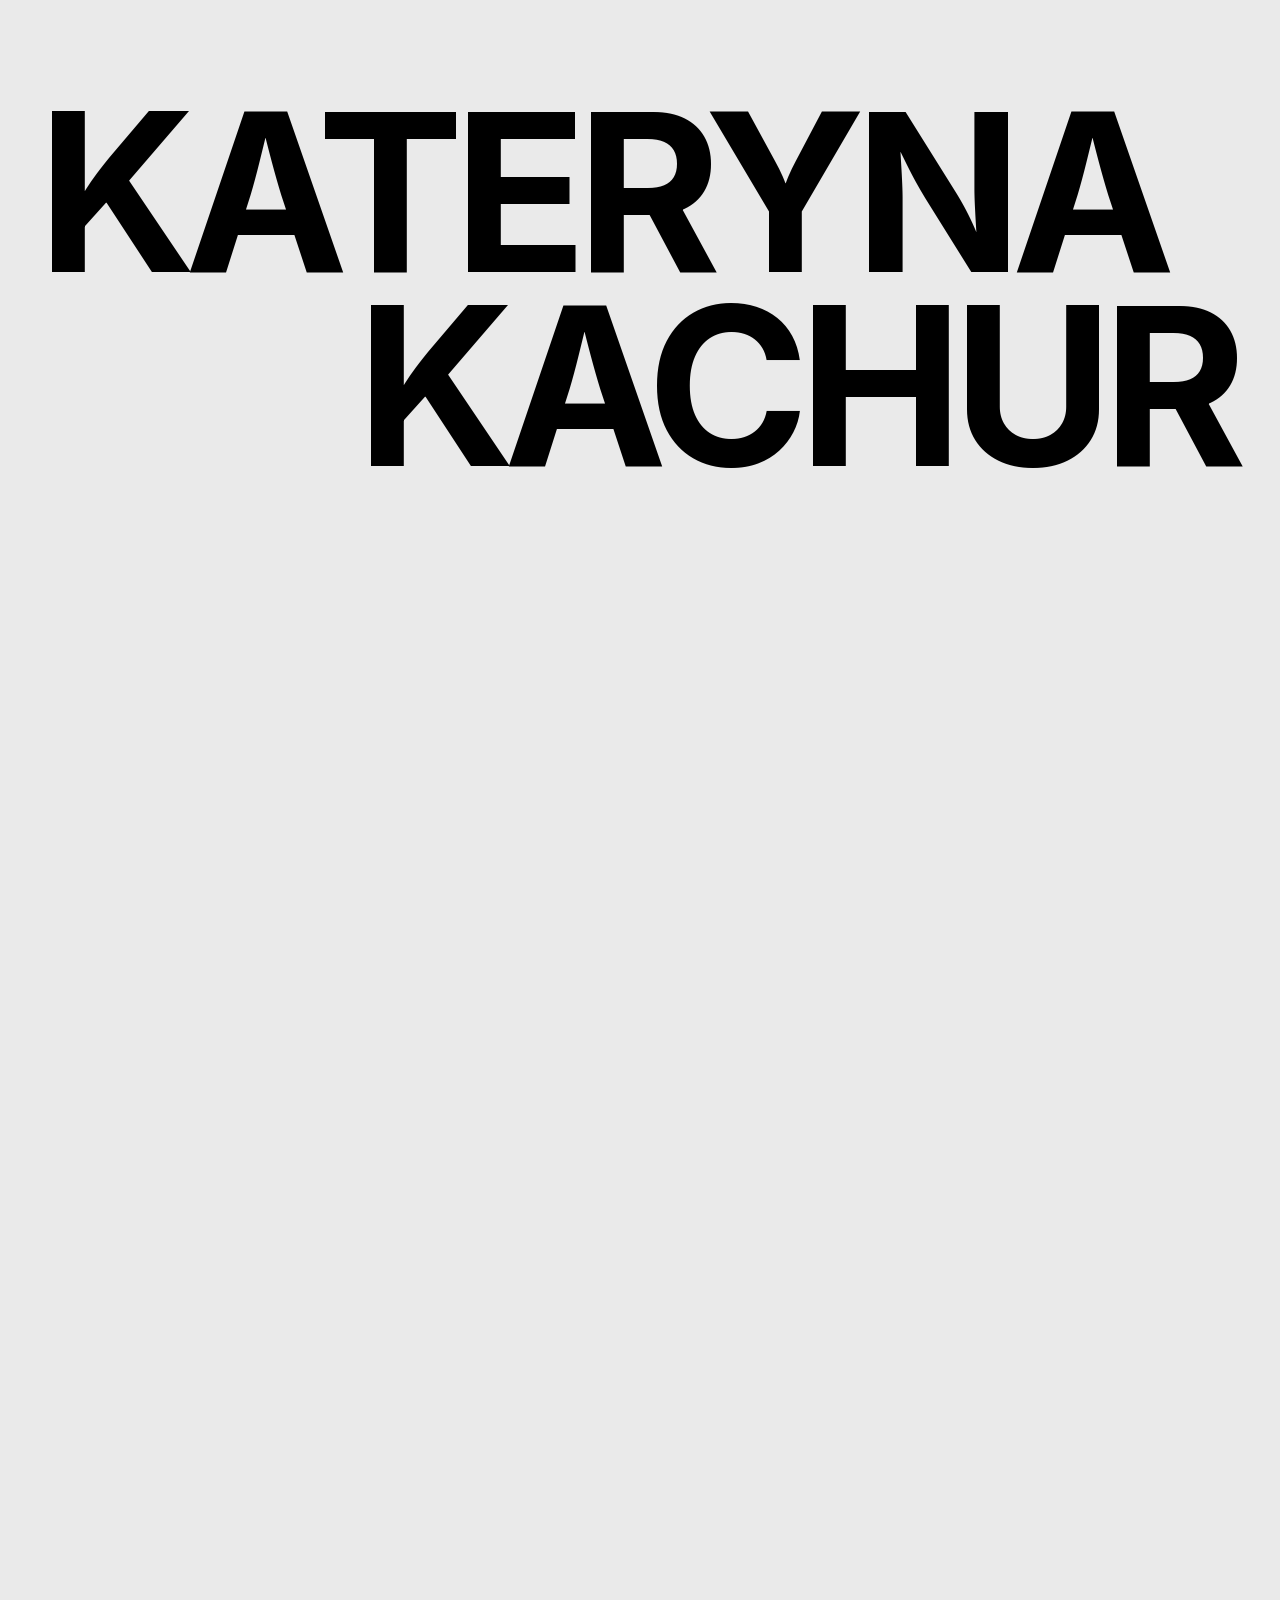
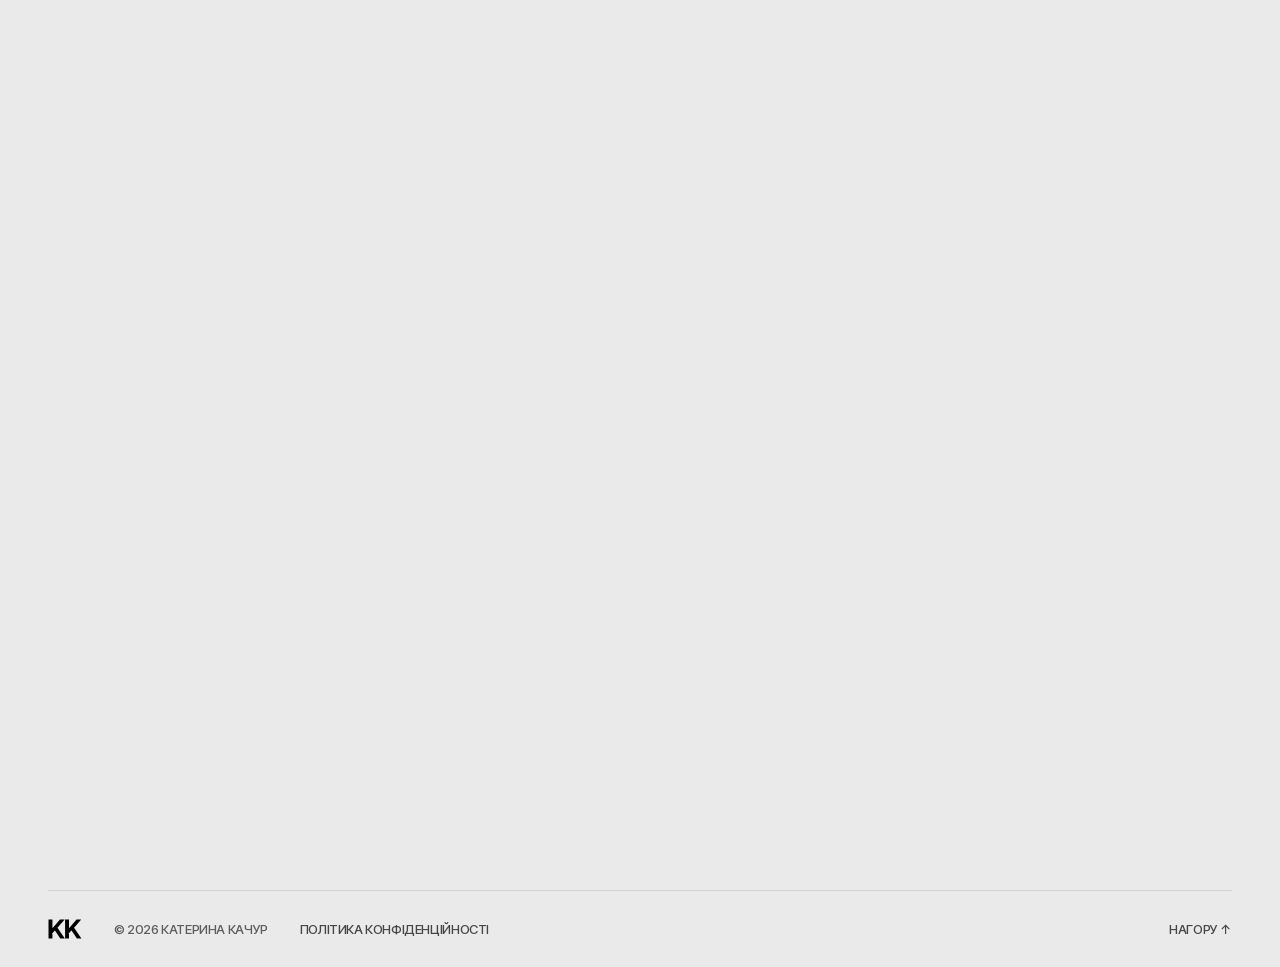
<file: index.html>
<!doctype html>
<html lang="uk">
<head>
<meta charset="utf-8">
<meta name="viewport" content="width=device-width, initial-scale=1, viewport-fit=cover">
<title>Катерина Качур — веб-дизайнерка | Сайти у Webflow та Readymag</title>
<meta name="description" content="Катерина Качур — веб-дизайнерка. Дизайн у Figma і розробка сайтів у Webflow, Readymag або Claude Code: лендинги, багатосторінкові сайти й редизайн.">
<link rel="canonical" href="https://kateriis.github.io/">
<meta name="robots" content="index, follow, max-image-preview:large">
<meta name="author" content="Катерина Качур">
<meta name="google-site-verification" content="DJpsWG4WLLGE90naX0x0U7k6vGuW00d5bHTsuKtYj-M">
<link rel="icon" href="favicon.svg" type="image/svg+xml">
<link rel="apple-touch-icon" href="apple-touch-icon.png">
<link rel="sitemap" type="application/xml" href="sitemap.xml">
<link rel="preload" as="image" href="assets/photo-intro.webp" fetchpriority="high">
<link rel="preload" as="font" type="font/woff2" href="assets/fonts/Inter-cyrillic.woff2" crossorigin>
<meta property="og:site_name" content="Катерина Качур">
<meta property="og:type" content="website">
<meta property="og:locale" content="uk_UA">
<meta property="og:title" content="Катерина Качур — веб-дизайнерка">
<meta property="og:description" content="Вас оцінюють за перші 3 секунди. Я роблю так, щоб вони працювали на вас.">
<meta property="og:url" content="https://kateriis.github.io/">
<meta property="og:image" content="https://kateriis.github.io/og.jpg">
<meta property="og:image:width" content="1200">
<meta property="og:image:height" content="630">
<meta name="twitter:card" content="summary_large_image">
<meta name="theme-color" content="#eaeaea">
<script type="application/ld+json">{"@context": "https://schema.org", "@graph": [{"@type": "WebSite", "@id": "https://kateriis.github.io/#website", "url": "https://kateriis.github.io/", "name": "Катерина Качур", "inLanguage": "uk"}, {"@type": "Person", "@id": "https://kateriis.github.io/#person", "name": "Катерина Качур", "alternateName": "Kateryna Kachur", "jobTitle": "Веб-дизайнерка", "url": "https://kateriis.github.io/", "image": "https://kateriis.github.io/assets/about.jpg", "sameAs": ["https://instagram.com/kateriis", "https://t.me/kateriis"], "knowsAbout": ["Веб-дизайн", "UX-структура", "Копірайтинг", "Figma", "Webflow", "Readymag", "Claude Code"]}, {"@type": "ProfessionalService", "@id": "https://kateriis.github.io/#service", "name": "Катерина Качур — дизайн і розробка сайтів", "url": "https://kateriis.github.io/", "image": "https://kateriis.github.io/og.jpg", "founder": {"@id": "https://kateriis.github.io/#person"}, "priceRange": "$250–$600+", "areaServed": ["Україна", "Європа"], "makesOffer": [{"@type": "Offer", "name": "Лендинг", "priceSpecification": {"@type": "PriceSpecification", "minPrice": 300, "priceCurrency": "USD"}}, {"@type": "Offer", "name": "Багатосторінковий сайт", "priceSpecification": {"@type": "PriceSpecification", "minPrice": 600, "priceCurrency": "USD"}}, {"@type": "Offer", "name": "Редизайн сайту", "priceSpecification": {"@type": "PriceSpecification", "minPrice": 250, "priceCurrency": "USD"}}]}]}</script>
<style>
@font-face {
  font-family: 'Inter';
  font-style: normal;
  font-weight: 400 700;
  font-display: swap;
  src: url('assets/fonts/Inter-cyrillic-ext.woff2') format('woff2');
  unicode-range: U+0460-052F, U+1C80-1C8A, U+20B4, U+2DE0-2DFF, U+A640-A69F, U+FE2E-FE2F;
}
/* Inter, cyrillic */
@font-face {
  font-family: 'Inter';
  font-style: normal;
  font-weight: 400 700;
  font-display: swap;
  src: url('assets/fonts/Inter-cyrillic.woff2') format('woff2');
  unicode-range: U+0301, U+0400-045F, U+0490-0491, U+04B0-04B1, U+2116;
}
/* Inter, latin-ext */
@font-face {
  font-family: 'Inter';
  font-style: normal;
  font-weight: 400 700;
  font-display: swap;
  src: url('assets/fonts/Inter-latin-ext.woff2') format('woff2');
  unicode-range: U+0100-02BA, U+02BD-02C5, U+02C7-02CC, U+02CE-02D7, U+02DD-02FF, U+0304, U+0308, U+0329, U+1D00-1DBF, U+1E00-1E9F, U+1EF2-1EFF, U+2020, U+20A0-20AB, U+20AD-20C4, U+2113, U+2C60-2C7F, U+A720-A7FF;
}
/* Inter, latin */
@font-face {
  font-family: 'Inter';
  font-style: normal;
  font-weight: 400 700;
  font-display: swap;
  src: url('assets/fonts/Inter-latin.woff2') format('woff2');
  unicode-range: U+0000-00FF, U+0131, U+0152-0153, U+02BB-02BC, U+02C6, U+02DA, U+02DC, U+0304, U+0308, U+0329, U+2000-206F, U+20AC, U+2122, U+2191, U+2193, U+2212, U+2215, U+FEFF, U+FFFD;
}
/* Inter Tight, cyrillic-ext */
@font-face {
  font-family: 'Inter Tight';
  font-style: normal;
  font-weight: 400 500;
  font-display: swap;
  src: url('assets/fonts/InterTight-cyrillic-ext.woff2') format('woff2');
  unicode-range: U+0460-052F, U+1C80-1C8A, U+20B4, U+2DE0-2DFF, U+A640-A69F, U+FE2E-FE2F;
}
/* Inter Tight, cyrillic */
@font-face {
  font-family: 'Inter Tight';
  font-style: normal;
  font-weight: 400 500;
  font-display: swap;
  src: url('assets/fonts/InterTight-cyrillic.woff2') format('woff2');
  unicode-range: U+0301, U+0400-045F, U+0490-0491, U+04B0-04B1, U+2116;
}
/* Inter Tight, latin-ext */
@font-face {
  font-family: 'Inter Tight';
  font-style: normal;
  font-weight: 400 500;
  font-display: swap;
  src: url('assets/fonts/InterTight-latin-ext.woff2') format('woff2');
  unicode-range: U+0100-02BA, U+02BD-02C5, U+02C7-02CC, U+02CE-02D7, U+02DD-02FF, U+0304, U+0308, U+0329, U+1D00-1DBF, U+1E00-1E9F, U+1EF2-1EFF, U+2020, U+20A0-20AB, U+20AD-20C4, U+2113, U+2C60-2C7F, U+A720-A7FF;
}
/* Inter Tight, latin */
@font-face {
  font-family: 'Inter Tight';
  font-style: normal;
  font-weight: 400 500;
  font-display: swap;
  src: url('assets/fonts/InterTight-latin.woff2') format('woff2');
  unicode-range: U+0000-00FF, U+0131, U+0152-0153, U+02BB-02BC, U+02C6, U+02DA, U+02DC, U+0304, U+0308, U+0329, U+2000-206F, U+20AC, U+2122, U+2191, U+2193, U+2212, U+2215, U+FEFF, U+FFFD;
}


  html { -webkit-text-size-adjust: 100%; }
  img { max-width: 100%; }
  [hidden] { display: none !important; }
</style>
<style>
/* Layout: name across the full width in two lines, the colour photo as a card
   in front of the letters, copy on the left and facts on the right below it.
   Tokens follow Kateryna's brandbook (light only). */
:root {
  --bg: #eaeaea;
  --surface: #ffffff;
  --surface-2: #f6f6f7;
  --ink: #000000;
  --ink-70: rgba(0, 0, 0, .7);
  --ink-50: rgba(0, 0, 0, .6);
  --line: rgba(0, 0, 0, .1);
  --accent: #49010c;
  --on-accent: #ffffff;

  --display: "Inter", system-ui, -apple-system, sans-serif;
  --sans: "Inter", system-ui, -apple-system, sans-serif;
  --tight: "Inter Tight", "Inter", system-ui, sans-serif;

  --r-md: 8px;
  --r-lg: 16px;
  --button-h: 48px;
  --ease: cubic-bezier(.2, .7, .2, 1);
  --gutter: 16px;
  color-scheme: light;
}
@media (min-width: 700px)  { :root { --gutter: 32px; } }
@media (min-width: 1024px) { :root { --gutter: 48px; } }
@media (min-width: 1440px) { :root { --gutter: 80px; } }

* { box-sizing: border-box; }
body {
  margin: 0;
  background: var(--bg);
  color: var(--ink);
  font: 500 16px/1.2 var(--sans);
  letter-spacing: -.05em;
  overflow-x: hidden;
  -webkit-font-smoothing: antialiased;
}
a { color: inherit; text-decoration: none; }
a:focus-visible { outline: 2px solid var(--ink); outline-offset: 3px; border-radius: var(--r-md); }

.page {
  max-width: 1760px;
  margin: 0 auto;
  padding-left: max(var(--gutter), env(safe-area-inset-left, 0px));
  padding-right: max(var(--gutter), env(safe-area-inset-right, 0px));
}

/* ---------- topbar ---------- */
.topbar {
  display: flex; align-items: center; justify-content: space-between; gap: 24px;
  height: 68px;
  border-bottom: 1px solid var(--line);
}
.brand { display: flex; align-items: center; gap: 12px; }
.brand svg { height: 20px; width: auto; display: block; }
.brand .sep { width: 1px; height: 20px; background: var(--line); }
.eyebrow {
  font: 500 13px/1 var(--tight);
  text-transform: uppercase;
  letter-spacing: -.03em;
}
.links { display: flex; gap: 32px; }
.links a { color: var(--ink-70); transition: color .3s var(--ease); }
.links a:hover { color: var(--ink); }

.burger {
  display: none; position: relative; z-index: 31;
  width: var(--button-h); height: var(--button-h); padding: 0; border: 0; cursor: pointer;
  border-radius: var(--r-md); background: var(--surface); color: var(--ink);
}
.burger i { position: absolute; left: 15px; right: 15px; height: 1.6px; background: currentColor; transition: transform .35s var(--ease), top .35s var(--ease); }
.burger i:first-child { top: 19px; } .burger i:last-child { top: 27px; }
.burger[aria-expanded="true"] { background: var(--ink); color: var(--surface); }
.burger[aria-expanded="true"] i:first-child { top: 23px; transform: rotate(45deg); }
.burger[aria-expanded="true"] i:last-child { top: 23px; transform: rotate(-45deg); }
.burger:focus-visible { outline: 2px solid var(--ink); outline-offset: 3px; }
.menu {
  position: fixed; inset: 0; z-index: 30;
  display: grid; grid-template-rows: 1fr auto; gap: 32px;
  padding-top: calc(88px + env(safe-area-inset-top, 0px));
  padding-bottom: calc(32px + env(safe-area-inset-bottom, 0px));
  padding-left: inherit; padding-right: inherit;
  background: var(--bg); overflow-y: auto;
}
.menu[hidden] { display: none; }
.menu-links { display: grid; align-content: start; border-top: 1px solid var(--line); }
.menu-links a {
  display: flex; align-items: baseline; gap: 16px; padding-block: 18px; border-bottom: 1px solid var(--line);
  font: 500 clamp(34px, 9vw, 64px)/.9 var(--display); letter-spacing: -.05em; text-transform: uppercase;
}
.menu-links span { font: 500 13px/1 var(--tight); letter-spacing: -.03em; color: var(--ink-50); min-width: 22px; }
.menu-foot { display: grid; gap: 20px; justify-items: start; }
.menu-tg { color: var(--ink-70); }
@media (prefers-reduced-motion: no-preference) {
  .menu:not([hidden]) .menu-links a { animation: appear .55s var(--ease) both; }
  .menu:not([hidden]) .menu-links a:nth-child(2) { animation-delay: .04s; }
  .menu:not([hidden]) .menu-links a:nth-child(3) { animation-delay: .08s; }
  .menu:not([hidden]) .menu-links a:nth-child(4) { animation-delay: .12s; }
  .menu:not([hidden]) .menu-links a:nth-child(5) { animation-delay: .16s; }
  .menu:not([hidden]) .menu-links a:nth-child(6) { animation-delay: .2s; }
}
body.menu-open { overflow: hidden; }
.topbar {
  position: sticky; top: env(safe-area-inset-top, 0px); z-index: 31;
  background: var(--bg);
}
/* Full-bleed backdrop behind the sticky header (no giant shadows: Safari can paint them over the page). */
.topbar::before { content: ""; position: absolute; top: 0; bottom: 0; left: calc(50% - 50vw); right: calc(50% - 50vw); background: var(--bg); z-index: -1; pointer-events: none; }
html { scroll-padding-top: 1.75rem; }
@media (max-width: 899px) { html { scroll-padding-top: 3.625rem; } }
@media (prefers-reduced-motion: no-preference) { html { scroll-behavior: smooth; } }

/* ---------- language switch ---------- */
.topbar-end { display: flex; align-items: center; gap: 20px; }
.lang { display: flex; align-items: center; gap: 6px; font: 500 13px/1 var(--tight); letter-spacing: -.03em; color: var(--ink-50); }
.lang button { padding: 8px 2px; border: 0; background: none; font: inherit; letter-spacing: inherit; color: inherit; cursor: pointer; transition: color .3s var(--ease); }
.lang button:hover { color: var(--ink); }
.lang button[aria-pressed="true"] { color: var(--ink); text-decoration: underline; text-underline-offset: 4px; text-decoration-thickness: 1.5px; }
.lang button:focus-visible { outline: 2px solid var(--ink); outline-offset: 2px; border-radius: 4px; }

/* ---------- button: label + arrow square, 2px apart ---------- */
.btn { display: inline-flex; gap: 2px; height: var(--button-h); }
.btn > span {
  display: inline-flex; align-items: center;
  border-radius: var(--r-md);
  background: var(--ink); color: var(--surface);
  transition: background .3s var(--ease);
}
.btn .label { padding: 0 22px; font: 500 15px/1 var(--tight); letter-spacing: .02em; text-transform: uppercase; }
.btn .arrow { width: var(--button-h); justify-content: center; }
.btn .arrow svg { width: 18px; height: 18px; transition: transform .3s var(--ease); }
.btn:hover .arrow svg { transform: translateX(3px); }
.btn--ghost > span { background: var(--surface); color: var(--ink); }
.btn--ghost:hover > span { background: var(--surface-2); }
.arrow--diag svg, .contact-arrow svg { transition: transform .4s var(--ease); }
.btn:hover .arrow--diag svg, .btn:active .arrow--diag svg, .btn:focus-visible .arrow--diag svg { transform: rotate(45deg); }

/* ---------- hero ---------- */
.hero { container-type: inline-size; padding-block: 28px 56px; }
.stage { position: relative; }
.name {
  margin: 0;
  font: 700 18.6cqw/.88 var(--display);
  letter-spacing: -.05em;
  text-transform: uppercase;
  pointer-events: none;
}
.name span { display: block; white-space: nowrap; }
.name .l1 { margin-left: -.05em; }
.name .l2 { text-align: right; margin-right: -.02em; }

.photo {
  position: absolute;
  left: 38cqw; top: 6.5cqw;
  width: 24cqw;
  aspect-ratio: 4 / 5;
  max-width: 100%;
  margin: 0;
  z-index: 2;
}
.photo img {
  width: 100%; height: 100%; display: block;
  object-fit: cover;
  border-radius: var(--r-lg);
  background: var(--accent);
}
.photo figcaption {
  position: absolute; left: 12px; top: 12px;
  padding: 8px 12px;
  border-radius: 999px;
  background: var(--surface);
  font-size: 11px;
}

.below {
  display: grid;
  grid-template-columns: minmax(0, 1fr) 24cqw minmax(0, 1fr);
  column-gap: 4cqw;
  margin-top: 40px;
  align-items: end;
}
.copy { display: grid; gap: 24px; justify-items: start; }
.copy .eyebrow { color: var(--ink-50); }
.lead {
  margin: 0;
  font: 500 clamp(24px, 2.3cqw, 34px)/1.12 var(--sans);
  letter-spacing: -.05em;
  max-width: 22ch;
  text-wrap: balance;
}
.lead b { font-weight: 700; color: var(--accent); }
.sub { margin: 0; font-size: 20px; color: var(--ink-70); max-width: 34ch; }

.facts {
  list-style: none; margin: 0; padding: 0;
  display: grid; gap: 8px;
  justify-self: end; width: min(100%, 360px);
}
.fact {
  display: grid; grid-template-columns: auto 1fr; align-items: center; gap: 16px;
  padding: 16px 18px;
  background: var(--surface);
  border-radius: var(--r-md);
}
.fact strong { font: 700 26px/1 var(--display); letter-spacing: -.05em; text-transform: uppercase; white-space: nowrap; }
.fact span { color: var(--ink-50); font-size: 15px; }

/* ---------- portfolio ---------- */
.sr { position: absolute; width: 1px; height: 1px; overflow: hidden; clip: rect(0 0 0 0); white-space: nowrap; }
.work { padding-block: 96px 120px; border-top: 1px solid var(--line); display: grid; gap: 96px; }
.work-head { display: grid; grid-template-columns: minmax(0, 1fr) minmax(0, 1fr); gap: 32px; align-items: end; }
.work-title { display: grid; gap: 20px; }
.work-title .eyebrow { color: var(--ink-50); }
.work-title h2 {
  margin: 0;
  font: 700 clamp(44px, 6.2vw, 112px)/.88 var(--display);
  letter-spacing: -.05em; text-transform: uppercase;
  text-wrap: balance;
}
.work-intro { margin: 0; justify-self: end; max-width: 30ch; font-size: 20px; color: var(--ink-70); }

.case { display: grid; gap: 24px; }
.case-top {
  display: grid; grid-template-columns: auto minmax(0, 1fr) auto; align-items: baseline; gap: 20px;
  padding-top: 20px; border-top: 1px solid var(--line);
}
.case-num { font: 700 26px/1 var(--display); letter-spacing: -.05em; color: var(--ink-50); font-variant-numeric: tabular-nums; }
.case-name { margin: 0; font: 500 clamp(32px, 3.4vw, 56px)/.88 var(--display); letter-spacing: -.05em; text-transform: uppercase; }
.case-meta { margin: 0; color: var(--ink-70); display: flex; flex-wrap: wrap; align-items: center; gap: 10px; justify-content: flex-end; }
.case-meta i { width: 1px; height: 12px; background: var(--line); }

.shots { display: grid; grid-template-columns: 1.6fr .462fr; gap: 8px; }
.shots--single { grid-template-columns: 1fr; }
.shots--single img { aspect-ratio: 16 / 10; object-fit: cover; object-position: top; }
.shots img { width: 100%; height: auto; display: block; border-radius: var(--r-lg); background: var(--surface); }

.compare { position: relative; border-radius: var(--r-lg); overflow: hidden; aspect-ratio: 16 / 10; max-width: 100%; background: var(--surface); }
.compare > img, .compare-before img { position: absolute; inset: 0; width: 100%; height: 100%; object-fit: cover; display: block; }
.compare-before { position: absolute; inset: 0; clip-path: inset(0 calc(100% - var(--pos)) 0 0); }
.compare-before::after { content: ""; position: absolute; top: 0; bottom: 0; left: var(--pos); width: 2px; margin-left: -1px; background: var(--surface); }
.compare-handle {
  position: absolute; top: 50%; left: var(--pos);
  width: var(--button-h); height: var(--button-h); margin: -24px 0 0 -24px;
  display: grid; place-items: center;
  border-radius: var(--r-md); background: var(--surface); color: var(--ink);
  pointer-events: none;
}
.compare-handle svg { width: 18px; height: 18px; }
.compare-tag { position: absolute; top: 16px; padding: 8px 12px; border-radius: 999px; background: var(--surface); font-size: 11px; pointer-events: none; }
.compare-tag.is-before { left: 16px; }
.compare-tag.is-after { right: 16px; }
.compare-range { position: absolute; inset: 0; width: 100%; height: 100%; margin: 0; opacity: 0; cursor: ew-resize; }
.compare:has(.compare-range:focus-visible) .compare-handle { outline: 2px solid var(--ink); outline-offset: 3px; }

.case-info {
  display: grid; grid-template-columns: minmax(0, 1.2fr) minmax(0, 1fr) auto; gap: 32px; align-items: start;
}
.case-text { margin: 0; font-size: 20px; color: var(--ink-70); max-width: 44ch; }
.case-fact { margin: 0; display: grid; grid-template-columns: auto 1fr; gap: 14px; align-items: center; max-width: 24ch; }
.case-fact strong { font: 700 56px/.88 var(--display); letter-spacing: -.05em; }
.case-fact span { color: var(--ink-70); }
.quote { margin: 0; display: grid; gap: 12px; padding: 20px 22px; background: var(--surface); border-radius: var(--r-md); }
.quote p { margin: 0; font-size: 20px; }
.quote cite { font: 500 13px/1 var(--tight); font-style: normal; text-transform: uppercase; letter-spacing: -.03em; color: var(--ink-50); }
.case-status { color: var(--ink-50); white-space: nowrap; padding-top: 6px; }
.case-action { justify-self: end; }

/* ---------- services ---------- */
.services { padding-block: 96px 120px; border-top: 1px solid var(--line); display: grid; gap: 64px; }
.svc-list { border-top: 1px solid var(--line); }
.svc { border-bottom: 1px solid var(--line); }
.svc summary {
  list-style: none; cursor: pointer;
  display: grid; grid-template-columns: 56px minmax(0, 1fr) auto var(--button-h); align-items: center; gap: 24px;
  padding-block: 24px;
}
.svc summary::-webkit-details-marker { display: none; }
.svc summary:focus-visible { outline: 2px solid var(--ink); outline-offset: 4px; border-radius: var(--r-md); }
.svc-num { font: 700 26px/1 var(--display); letter-spacing: -.05em; color: var(--ink-50); font-variant-numeric: tabular-nums; }
.svc-name { font: 500 clamp(28px, 3.4vw, 56px)/.88 var(--display); letter-spacing: -.05em; text-transform: uppercase; }
.svc-price { font: 500 clamp(20px, 2vw, 28px)/1 var(--sans); letter-spacing: -.05em; white-space: nowrap; }
.svc-toggle {
  position: relative; width: var(--button-h); height: var(--button-h);
  border-radius: var(--r-md); background: var(--surface);
  transition: background .3s var(--ease);
}
.svc-toggle::before, .svc-toggle::after {
  content: ""; position: absolute; left: 50%; top: 50%; width: 16px; height: 1.6px; margin: -.8px 0 0 -8px;
  background: var(--ink); transition: transform .3s var(--ease);
}
.svc-toggle::after { transform: rotate(90deg); }
.svc[open] .svc-toggle { background: var(--ink); }
.svc[open] .svc-toggle::before, .svc[open] .svc-toggle::after { background: var(--surface); }
.svc[open] .svc-toggle::after { transform: rotate(0deg); }
.svc summary:hover .svc-toggle { background: var(--surface-2); }
.svc[open] summary:hover .svc-toggle { background: var(--ink); }
.svc-body {
  display: grid; grid-template-columns: 56px minmax(0, 1fr) minmax(0, 1fr); gap: 24px;
  padding-bottom: 32px;
}
.svc-body p { grid-column: 2; margin: 0; font-size: 20px; color: var(--ink-70); max-width: 36ch; }
.svc-body ul { grid-column: 3; margin: 0; padding: 0; list-style: none; display: grid; gap: 8px; }
.svc-body li { padding: 12px 16px; background: var(--surface); border-radius: var(--r-md); }
@media (prefers-reduced-motion: no-preference) {
  .svc[open] .svc-body { animation: appear .55s var(--ease) both; }
}
.svc-foot { display: flex; flex-wrap: wrap; align-items: center; justify-content: space-between; gap: 24px; }
.svc-foot p { margin: 0; font-size: 20px; color: var(--ink-70); max-width: 44ch; }

/* ---------- process: stair of square cards on a grid ---------- */
.process { padding-block: 96px 120px; border-top: 1px solid var(--line); display: grid; gap: 40px; }
.process-term { margin: 0; justify-self: end; display: grid; grid-template-columns: auto minmax(0, 18ch); gap: 16px; align-items: center; }
.process-term strong { font: 700 clamp(40px, 4.4vw, 72px)/.88 var(--display); letter-spacing: -.05em; white-space: nowrap; }
.process-term span { font-size: 20px; color: var(--ink-70); }
.st-hint { margin: 0; display: inline-flex; align-items: center; gap: 10px; justify-self: start; color: var(--ink-50); font: 500 13px/1 var(--tight); text-transform: uppercase; letter-spacing: -.03em; }
.stairs {
  --cols: 4;
  list-style: none; margin: 0; padding: 0;
  display: grid; grid-template-columns: repeat(var(--cols), minmax(0, 1fr)); grid-auto-rows: auto;
  border-top: 1px solid var(--line); border-left: 1px solid var(--line);
  background-image:
    linear-gradient(to right, var(--line) 1px, transparent 1px),
    linear-gradient(to bottom, var(--line) 1px, transparent 1px);
  background-size: calc(100% / var(--cols)) calc(100% / 3);
  background-position: -1px -1px;
}
.st { min-width: 0; aspect-ratio: 4 / 3; padding: 8px; }
.st--1 { grid-column: 1; grid-row: 1; } .st--2 { grid-column: 2; grid-row: 1; }
.st--3 { grid-column: 2; grid-row: 2; } .st--4 { grid-column: 3; grid-row: 2; }
.st--5 { grid-column: 3; grid-row: 3; } .st--6 { grid-column: 4; grid-row: 3; }
.st-card {
  position: relative; width: 100%; height: 100%;
  display: grid; grid-template-rows: auto 1fr auto; align-items: start; text-align: left;
  padding: 20px; border: 0; border-radius: var(--r-lg);
  background: var(--surface); color: var(--ink);
  font: inherit; letter-spacing: inherit; cursor: pointer;
  transition: background .35s var(--ease), color .35s var(--ease);
}
.st-card:focus-visible { outline: 2px solid var(--ink); outline-offset: 3px; }
.st-num { font: 500 13px/1 var(--tight); letter-spacing: -.03em; color: var(--ink-50); font-variant-numeric: tabular-nums; }
.st-title { align-self: start; margin-top: 14px; font: 500 clamp(26px, 2.9vw, 48px)/.9 var(--display); letter-spacing: -.05em; text-transform: uppercase; }
.st-text { display: none; align-self: end; font-size: 14px; line-height: 1.3; max-width: 34ch; }
.st-plus {
  position: relative; justify-self: end; align-self: end;
  width: 40px; height: 40px; border-radius: var(--r-md); background: var(--bg);
  transition: background .3s var(--ease), transform .35s var(--ease);
}
.st-plus::before, .st-plus::after {
  content: ""; position: absolute; left: 50%; top: 50%; width: 14px; height: 1.6px; margin: -.8px 0 0 -7px; background: var(--ink);
  transition: transform .35s var(--ease);
}
.st-plus::after { transform: rotate(90deg); }
.st-card .st-plus { position: absolute; right: 16px; bottom: 16px; }
.st-plus--mini { width: 24px; height: 24px; border-radius: 6px; background: var(--surface); }
.st-plus--mini::before, .st-plus--mini::after { width: 10px; margin-left: -5px; }
.st-card:hover .st-plus { background: var(--surface-2); }
.st-card[aria-expanded="true"] { background: var(--ink); color: var(--surface); }
.st-card[aria-expanded="true"] .st-num { color: rgba(255, 255, 255, .6); }
.st-card[aria-expanded="true"] .st-title { font-size: clamp(22px, 1.8vw, 30px); }
.st-card[aria-expanded="true"] .st-text { display: block; color: rgba(255, 255, 255, .8); }
.st-card[aria-expanded="true"] .st-plus { bottom: auto; top: 16px; }
.st-card[aria-expanded="true"] .st-plus { background: rgba(255, 255, 255, .14); }
.st-card[aria-expanded="true"] .st-plus::before { transform: rotate(45deg); }
.st-card[aria-expanded="true"] .st-plus::after { transform: rotate(-45deg); }
.st-card[aria-expanded="true"] .st-plus::before, .st-card[aria-expanded="true"] .st-plus::after { background: var(--surface); }

/* ---------- about ---------- */
.about {
  padding-block: 96px 120px; border-top: 1px solid var(--line);
  display: grid; grid-template-columns: minmax(0, 5fr) minmax(0, 7fr); gap: 72px; align-items: start;
}
.about-photo { margin: 0; display: grid; gap: 14px; position: sticky; top: 24px; }
.about-photo img { width: 100%; height: auto; aspect-ratio: 4 / 5; object-fit: cover; display: block; border-radius: var(--r-lg); background: var(--accent); }
.about-photo figcaption { display: flex; justify-content: space-between; gap: 12px; padding-top: 14px; border-top: 1px solid var(--line); }
.about-role { color: var(--ink-50); }
.about-body { display: grid; gap: 40px; min-width: 0; }
.about-eyebrow { color: var(--ink-50); }
.about-lead { margin: -16px 0 0; font: 500 clamp(32px, 3.6vw, 60px)/1 var(--sans); letter-spacing: -.05em; text-wrap: balance; max-width: 18ch; }
.about-text { display: grid; gap: 16px; max-width: 52ch; }
.about-text p { margin: 0; font-size: 20px; color: var(--ink-70); }
.about-facts { margin: 0; display: grid; grid-template-columns: repeat(2, minmax(0, 1fr)); gap: 8px; }
.about-facts div { display: grid; gap: 10px; padding: 20px; background: var(--surface); border-radius: var(--r-md); }
.about-facts dt { font: 700 clamp(36px, 3.4vw, 56px)/.88 var(--display); letter-spacing: -.05em; }
.about-facts dd { margin: 0; color: var(--ink-70); }
.about-skills { display: grid; grid-template-columns: repeat(2, minmax(0, 1fr)); gap: 32px; }
.skill-group { display: grid; gap: 14px; align-content: start; }
.skill-group .eyebrow { color: var(--ink-50); }
.skill-group ul { list-style: none; margin: 0; padding: 0; display: flex; flex-wrap: wrap; gap: 8px; }
.skill-group li { padding: 10px 14px; border-radius: var(--r-md); border: 1px solid var(--line); font-size: 15px; }

/* ---------- faq ---------- */
.faq {
  padding-block: 96px 120px; border-top: 1px solid var(--line);
  display: grid; grid-template-columns: minmax(0, 5fr) minmax(0, 7fr); gap: 72px; align-items: start;
}
.faq-side { display: grid; gap: 40px; position: sticky; top: 24px; }
.faq-ask { display: grid; gap: 12px; justify-items: start; padding: 24px; background: var(--surface); border-radius: var(--r-lg); max-width: 420px; }
.faq-ask p { margin: 0; color: var(--ink-70); }
.faq-ask .faq-ask-title { color: var(--ink); font: 500 26px/1.1 var(--sans); letter-spacing: -.05em; }
.faq-ask .btn { margin-top: 8px; }
.faq-list { border-top: 1px solid var(--line); min-width: 0; }
.faq-item { border-bottom: 1px solid var(--line); }
.faq-item summary {
  list-style: none; cursor: pointer;
  display: grid; grid-template-columns: minmax(0, 1fr) var(--button-h); align-items: center; gap: 24px;
  padding-block: 22px;
}
.faq-item summary::-webkit-details-marker { display: none; }
.faq-item summary:focus-visible { outline: 2px solid var(--ink); outline-offset: 4px; border-radius: var(--r-md); }
.faq-q { font: 500 clamp(20px, 1.8vw, 28px)/1.15 var(--sans); letter-spacing: -.05em; }
.faq-a { margin: 0; padding: 0 72px 28px 0; font-size: 18px; line-height: 1.35; color: var(--ink-70); max-width: 60ch; }
.faq-item[open] .svc-toggle { background: var(--ink); }
.faq-item[open] .svc-toggle::before, .faq-item[open] .svc-toggle::after { background: var(--surface); }
.faq-item[open] .svc-toggle::after { transform: rotate(0deg); }
.faq-item summary:hover .svc-toggle { background: var(--surface-2); }
.faq-item[open] summary:hover .svc-toggle { background: var(--ink); }
@media (prefers-reduced-motion: no-preference) {
  .faq-item[open] .faq-a { animation: appear .55s var(--ease) both; }
}

/* ---------- contact + footer ---------- */
.contact { container-type: inline-size; padding-block: 96px 120px; border-top: 1px solid var(--line); display: grid; grid-template-columns: minmax(0, 1fr); gap: 48px; }
.contact-title {
  margin: 0; white-space: nowrap;
  font: 700 13.2cqw/.82 var(--display); letter-spacing: -.06em; text-transform: uppercase;
  margin-left: -.04em;
}
html[lang="en"] .contact-title { font-size: 12cqw; }
.contact-body { display: grid; grid-template-columns: minmax(0, 5fr) minmax(0, 7fr); gap: 32px 72px; align-items: start; }
.contact-text { margin: 0; font: 500 clamp(1.25rem, 1.6vw, 1.5rem)/1.2 var(--sans); letter-spacing: -.05em; max-width: 22ch; }
.contact-actions { grid-column: 1; }
.contact-links { grid-column: 2; grid-row: 1 / span 2; list-style: none; margin: 0; padding: 0; border-top: 1px solid var(--line); }
.contact-links a {
  display: grid; grid-template-columns: 120px minmax(0, 1fr) var(--button-h); align-items: center; gap: 16px;
  padding-block: 20px; border-bottom: 1px solid var(--line);
}
.contact-links .eyebrow { color: var(--ink-50); }
.contact-handle { font: 500 clamp(1.5rem, 2.2vw, 2.25rem)/1 var(--display); letter-spacing: -.05em; }
.contact-arrow {
  width: var(--button-h); height: var(--button-h); display: grid; place-items: center;
  border-radius: var(--r-md); background: var(--surface); transition: background .3s var(--ease);
}
.contact-arrow svg { width: 18px; height: 18px; }
.contact-links a:hover .contact-arrow { background: var(--ink); color: var(--surface); }
.contact-links a:hover .contact-arrow svg, .contact-links a:active .contact-arrow svg, .contact-links a:focus-visible .contact-arrow svg { transform: rotate(45deg); }
.contact-links a:focus-visible { outline: 2px solid var(--ink); outline-offset: 4px; border-radius: var(--r-md); }
.footer {
  display: flex; flex-wrap: wrap; align-items: center; gap: 16px 32px;
  padding-block: 28px calc(28px + env(safe-area-inset-bottom, 0px)); border-top: 1px solid var(--line);
}
.footer .brand svg { height: 20px; width: auto; display: block; }
.footer-copy { color: var(--ink-50); }
.footer-link { color: var(--ink-70); transition: color .3s var(--ease); }
.footer-link:hover { color: var(--ink); }
.footer-top { margin-left: auto; }

/* ---------- intro: loader bar on top, name rises from the bottom, then moves into the hero ---------- */
.loader { display: none; }
html.kk-intro .loader {
  position: fixed; z-index: 100; top: 0; left: 0; right: 0; display: flex; align-items: center; gap: 16px;
  padding: calc(24px + env(safe-area-inset-top, 0px)) max(var(--gutter), env(safe-area-inset-right, 0px)) 0 max(var(--gutter), env(safe-area-inset-left, 0px));
  transition: opacity .5s var(--ease);
}
.loader-bars { flex: 1; display: grid; grid-auto-flow: column; grid-auto-columns: 1fr; gap: 3px; height: 22px; }
.loader-bars i { background: var(--line); border-radius: 1px; transition: background .2s linear; }
.loader-bars i.on { background: var(--ink); }
.loader-num { min-width: 4ch; text-align: right; font: 500 13px/1 var(--tight); letter-spacing: -.03em; font-variant-numeric: tabular-nums; }
html.kk-intro.kk-out .loader { opacity: 0; }
html.kk-intro body { overflow: hidden; }
html.kk-intro .topbar, html.kk-intro .photo, html.kk-intro .copy, html.kk-intro .facts { opacity: 0; }
html.kk-intro .topbar, html.kk-intro .photo, html.kk-intro .copy, html.kk-intro .facts, html.kk-intro .hero ~ * { visibility: hidden; }
html.kk-intro .in:not(.name span), html.kk-intro .photo img { animation-play-state: paused; }
html.kk-intro .name { transform: translateY(var(--intro-y, 0px)); }
html.kk-intro.kk-out .name { transform: none; transition: transform 1s cubic-bezier(.65, 0, .35, 1); }
.topbar { transition: opacity .6s var(--ease); }

/* ---------- motion layer (html.anim is set only when motion is allowed) ---------- */
@keyframes photoIn { from { opacity: 0; filter: blur(22px); transform: scale(1.07); } }
html.anim .photo img { animation: photoIn 1.5s var(--ease) .15s both; }
html.anim .name span, html.anim .photo { will-change: translate; }

html.anim .split .w { display: inline-block; white-space: nowrap; }
html.anim .split .ch { display: inline-block; opacity: 0; filter: blur(14px); transform: translateY(.06em); transition: opacity .8s var(--ease), filter .9s var(--ease), transform .9s var(--ease); transition-delay: calc(var(--i) * 45ms); }
html.anim .split.is-in .ch { opacity: 1; filter: blur(0); transform: none; }

html.anim .stairs .st { opacity: 0; transform: translate(-12px, 28px); transition: opacity .6s var(--ease), transform .9s var(--ease); transition-delay: calc(var(--i) * 110ms); }
html.anim .stairs.is-in .st { opacity: 1; transform: none; }

html.anim .scrub-w { color: rgba(0, 0, 0, .22); transition: color .25s linear; }
html.anim .scrub-w.on { color: var(--ink); }

/* ---------- motion (brandbook: fade + 14px, .55s, off for reduced motion) ---------- */
@media (prefers-reduced-motion: no-preference) {
  .in { animation: appear .55s var(--ease) both; }
  .d1 { animation-delay: .08s; } .d2 { animation-delay: .16s; }
  .d3 { animation-delay: .28s; } .d4 { animation-delay: .38s; }
}
@keyframes appear { from { opacity: 0; transform: translateY(14px); } }

/* ---------- tablet / phone ---------- */
@media (max-width: 899px) {
  .links { display: none; }
  .topbar-cta { display: none; }
  .burger { display: block; }
  .photo {
    position: relative; left: auto; top: auto;
    width: 100%; aspect-ratio: 1 / 1;
    margin-top: -4cqw;
  }
  .photo img { object-position: 50% 62%; }
  .below { grid-template-columns: 1fr; row-gap: 32px; margin-top: 32px; }
  .below .spacer { display: none; }
  .facts { justify-self: stretch; width: 100%; }
  .work { padding-block: 64px 80px; gap: 64px; }
  .work-head { grid-template-columns: 1fr; }
  .work-intro { justify-self: start; }
  .case-top { grid-template-columns: auto minmax(0, 1fr); }
  .case-meta { grid-column: 1 / -1; justify-content: flex-start; }
  .case-info { grid-template-columns: 1fr; gap: 20px; }
  .case-action { justify-self: start; }
  .services { padding-block: 64px 80px; gap: 40px; }
  .svc summary { grid-template-columns: minmax(0, 1fr) var(--button-h); gap: 12px 16px; }
  .svc-num { grid-column: 1; grid-row: 1; font-size: 18px; }
  .svc-toggle { grid-column: 2; grid-row: 1; }
  .svc-name { grid-column: 1 / -1; font-size: min(8vw, 44px); }
  .svc-price { grid-column: 1 / -1; }
  .svc-body { grid-template-columns: 1fr; }
  .svc-body p, .svc-body ul { grid-column: 1; }
  .process { padding-block: 64px 80px; gap: 40px; }
  .process-term { justify-self: start; }
  .about { grid-template-columns: 1fr; gap: 40px; padding-block: 64px 80px; }
  .about-photo { position: static; }
  .about-facts, .about-skills { grid-template-columns: 1fr; }
  .faq { grid-template-columns: 1fr; gap: 40px; padding-block: 64px 80px; }
  .faq-side { position: static; }
  .faq-a { padding-right: 0; }
  .contact { padding-block: 64px 80px; gap: 32px; }
  .contact-body { grid-template-columns: 1fr; }
  .contact-links { grid-column: 1; grid-row: auto; }
  .contact-links a { grid-template-columns: 88px minmax(0, 1fr) var(--button-h); }
  .contact-actions .btn { width: 100%; }
  .contact-actions .btn .label { flex: 1; justify-content: center; }
  .stairs { --cols: 1; border: 0; background: none; gap: 8px; }
  .st { grid-column: auto !important; grid-row: auto !important; aspect-ratio: auto; padding: 0; }
  .st-card { min-height: 190px; }
  .st-card[aria-expanded="true"] .st-text { margin-top: 28px; }
}
@media (min-width: 900px) and (max-width: 1199px) {
  .stairs { --cols: 3; border: 0; background: none; gap: 8px; }
  .st { grid-column: auto !important; grid-row: auto !important; aspect-ratio: auto; padding: 0; }
  .st-card { min-height: 200px; }
}
@media (max-width: 560px) {
  .brand .eyebrow { font-size: 11px; }
  .copy .btn { width: 100%; }
  .copy .btn .label { flex: 1; justify-content: center; }
  .shots { grid-template-columns: 1fr; }
  .shots .shot-mobile { width: 56%; justify-self: center; }
  .compare-tag { top: 10px; }
  .compare-tag.is-before { left: 10px; } .compare-tag.is-after { right: 10px; }
}
</style>
</head>
<body>
<script>if (!matchMedia('(prefers-reduced-motion: reduce)').matches) document.documentElement.classList.add('anim');
(() => { let seen = false; try { seen = sessionStorage.getItem('kk-intro') === '1'; } catch (e) {}
  if (!seen && document.documentElement.classList.contains('anim')) document.documentElement.classList.add('kk-intro'); })();</script>

<div class="loader" aria-hidden="true"><div class="loader-bars"></div><span class="loader-num">0%</span></div>
<div class="page">
  <header class="topbar">
    <a class="brand" href="#top" aria-label="Катерина Качур, на початок">
      <svg viewBox="71 454 2663 1570" aria-hidden="true"><path id="kk-mark" fill="currentColor" d="M333.18 1673.02V1291.76Q384.1 1229.98 435.29 1168.89Q486.48 1107.8 537.63 1046.75Q588.78 985.7 640.16 924.38L1007.92 494H1377.14L748.16 1220.06H723.5ZM111.28 1984V494H418.72V905.54V1282.56V1429.42V1984ZM1037.24 1984 591.76 1308.64 776.73 1074.84 1392.26 1984Z M1634.78 1673.02V1291.76Q1685.7 1229.98 1736.89 1168.89Q1788.08 1107.8 1839.23 1046.75Q1890.38 985.7 1941.76 924.38L2309.52 494H2678.74L2049.76 1220.06H2025.1ZM1412.88 1984V494H1720.32V905.54V1282.56V1429.42V1984ZM2338.84 1984 1893.36 1308.64 2078.33 1074.84 2693.86 1984Z"/></svg>
      <span class="sep" aria-hidden="true"></span>
      <span class="eyebrow">Дизайн і розробка сайтів</span>
    </a>
    <nav class="links eyebrow" aria-label="Розділи">
      <a href="#work">Портфоліо</a>
      <a href="#services">Послуги</a>
      <a href="#about">Про мене</a>
      <a href="#contact">Контакти</a>
    </nav>
    <div class="topbar-end">
    <div class="lang" role="group" aria-label="Мова / Language">
      <button type="button" data-lang="uk" aria-pressed="true">UA</button>
      <span aria-hidden="true">/</span>
      <button type="button" data-lang="en" aria-pressed="false">EN</button>
    </div>
    <a class="btn btn--ghost topbar-cta" href="#contact">
      <span class="label">Зв’язатися</span>
      <span class="arrow arrow--diag" aria-hidden="true"><svg viewBox="0 0 18 18" fill="none" stroke="currentColor" stroke-width="1.6"><path d="M5 13 13 5M6.5 5H13v6.5"/></svg></span>
    </a>
    <button class="burger" type="button" aria-label="Відкрити меню" aria-expanded="false" aria-controls="mobileMenu"><i></i><i></i></button>
    </div>
  </header>

  <div class="menu" id="mobileMenu" hidden>
    <nav class="menu-links" aria-label="Меню">
      <a href="#work"><span>01</span>Портфоліо</a>
      <a href="#services"><span>02</span>Послуги</a>
      <a href="#process"><span>03</span>Етапи</a>
      <a href="#about"><span>04</span>Про мене</a>
      <a href="#faq"><span>05</span>Питання</a>
      <a href="#contact"><span>06</span>Контакти</a>
    </nav>
    <div class="menu-foot">
      <a class="btn" href="https://kateriis.github.io/brief/" target="_blank" rel="noopener">
        <span class="label">Заповнити бриф</span>
        <span class="arrow" aria-hidden="true"><svg viewBox="0 0 18 18" fill="none" stroke="currentColor" stroke-width="1.6"><path d="M3 9h12M10 4l5 5-5 5"/></svg></span>
      </a>
      <a class="menu-tg eyebrow" href="https://t.me/kateriis" target="_blank" rel="noopener">Telegram @kateriis</a>
    </div>
  </div>

  <main id="main">
  <section class="hero" id="top">
    <div class="stage">
      <h1 class="name" aria-label="Катерина Качур (Kateryna Kachur) — веб-дизайнерка">
        <span class="sr">Катерина Качур — веб-дизайнерка, дизайн і розробка сайтів</span>
        <span class="l1 in">Kateryna</span>
        <span class="l2 in d1">Kachur</span>
      </h1>

      <figure class="photo in d2">
        <img src="assets/photo-intro.webp" alt="Катерина Качур лежить на бруківці й дивиться в камеру" width="1121" height="1403" fetchpriority="high">
        <figcaption class="eyebrow">Катерина Качур</figcaption>
      </figure>

      <div class="below">
        <div class="copy in d3">
          <span class="eyebrow">Веб-дизайнерка</span>
          <p class="lead">Вас оцінюють за&nbsp;перші <b>3&nbsp;секунди.</b> Я&nbsp;роблю так, щоб вони працювали на&nbsp;вас.</p>
          <p class="sub">Дизайн у&nbsp;Figma і&nbsp;розробка у&nbsp;Webflow, Readymag або Claude&nbsp;Code.</p>
          <a class="btn" href="https://kateriis.github.io/brief/" target="_blank" rel="noopener">
            <span class="label">Заповнити бриф</span>
            <span class="arrow" aria-hidden="true"><svg viewBox="0 0 18 18" fill="none" stroke="currentColor" stroke-width="1.6"><path d="M3 9h12M10 4l5 5-5 5"/></svg></span>
          </a>
        </div>

        <div class="spacer" aria-hidden="true"></div>

        <ul class="facts in d4">
          <li class="fact"><strong>100%</strong><span>авторський дизайн без шаблонів</span></li>
          <li class="fact"><strong>Figma → сайт</strong><span>Webflow, Readymag, Claude Code</span></li>
          <li class="fact"><strong>Telegram</strong><span>заявки з сайту приходять одразу вам</span></li>
        </ul>
      </div>
    </div>
  </section>

  <section class="work" id="work" aria-labelledby="workTitle">
    <header class="work-head">
      <div class="work-title">
        <span class="eyebrow">Портфоліо</span>
        <h2 id="workTitle" class="split">Вибрані проєкти</h2>
      </div>
    </header>

    <!-- 01 Speakeasy: before / after -->
    <article class="case">
      <div class="case-top">
        <span class="case-num">01</span>
        <h3 class="case-name">Speakeasy</h3>
        <p class="case-meta eyebrow">Онлайн-школа іноземних мов <i></i> Readymag <i></i> Редизайн</p>
      </div>

      <div class="compare" style="--pos: 50%">
        <img src="assets/cases/speakeasy-new-desktop.jpg" alt="Новий перший екран сайту Speakeasy" width="2000" height="1250" loading="lazy">
        <div class="compare-before">
          <img src="assets/cases/speakeasy-old-desktop.jpg" alt="Перша версія сайту Speakeasy" width="2000" height="1250" loading="lazy">
        </div>
        <span class="compare-tag eyebrow is-before">Було</span>
        <span class="compare-tag eyebrow is-after">Стало</span>
        <span class="compare-handle" aria-hidden="true">
          <svg viewBox="0 0 18 18" fill="none" stroke="currentColor" stroke-width="1.6"><path d="M7 5 3 9l4 4M11 5l4 4-4 4"/></svg>
        </span>
        <label class="sr" for="compareRange">Порівняти першу версію і редизайн</label>
        <input id="compareRange" class="compare-range" type="range" min="0" max="100" value="50">
      </div>

      <div class="case-info">
        <p class="case-text">Спершу я зробила для школи перший сайт, а&nbsp;згодом клієнт повернувся по&nbsp;редизайн. Прибрала зайвий декор, додала живі фото учнів і&nbsp;залишила одну головну дію: записатися на&nbsp;пробне заняття.</p>
        <p class="case-fact"><strong>2</strong><span>версії сайту для одного клієнта</span></p>
        <a class="btn case-action" href="https://speakeasyengschool.com" target="_blank" rel="noopener">
          <span class="label">Перейти на сайт</span>
          <span class="arrow arrow--diag" aria-hidden="true"><svg viewBox="0 0 18 18" fill="none" stroke="currentColor" stroke-width="1.6"><path d="M5 13 13 5M6.5 5H13v6.5"/></svg></span>
        </a>
      </div>
    </article>

    <!-- 02 DE.SI Studio -->
    <article class="case">
      <div class="case-top">
        <span class="case-num">02</span>
        <h3 class="case-name">DE.SI Studio</h3>
        <p class="case-meta eyebrow">Студія дизайну інтер’єрів <i></i> Readymag</p>
      </div>
      <div class="shots shots--single">
        <img class="shot-desktop" src="assets/cases/desi-desktop.jpg" alt="Перший екран сайту DE.SI Studio на комп’ютері" width="2000" height="1250" loading="lazy">
      </div>
      <div class="case-info">
        <p class="case-text">Сайт двох дизайнерок, які працюють віддалено по&nbsp;всій Україні. Спокійна мінімалістична подача, щоб головними були інтер’єри.</p>
        <blockquote class="quote">
          <p>«Ми швидко знайшли спільну мову і&nbsp;практично відразу затвердили сайт»</p>
          <cite>DE.SI Studio</cite>
        </blockquote>
        <a class="btn case-action" href="desi-studio/index.html">
          <span class="label">Дивитися кейс</span>
          <span class="arrow" aria-hidden="true"><svg viewBox="0 0 18 18" fill="none" stroke="currentColor" stroke-width="1.6"><path d="M3 9h12M10 4l5 5-5 5"/></svg></span>
        </a>
      </div>
    </article>

    <!-- 03 AK School -->
    <article class="case">
      <div class="case-top">
        <span class="case-num">03</span>
        <h3 class="case-name">AK School</h3>
        <p class="case-meta eyebrow">Школа англійської мови <i></i> Readymag <i></i> Дизайн і тексти</p>
      </div>
      <div class="shots shots--single">
        <img class="shot-desktop" src="assets/cases/ak-desktop.jpg" alt="Перший екран сайту AK School на комп’ютері" width="2000" height="1250" loading="lazy">
      </div>
      <div class="case-info">
        <p class="case-text">Сайт школи з&nbsp;двома напрямками: для студентів і&nbsp;для викладачів. Команда, відгуки, безкоштовні ресурси й&nbsp;запис на&nbsp;перше заняття. З&nbsp;текстами теж допомагала я.</p>
        <blockquote class="quote">
          <p>«Цей сайт вийшов в&nbsp;1000 разів краще, ніж я&nbsp;представляла»</p>
          <cite>AK School</cite>
        </blockquote>
        <a class="btn case-action" href="ak-school/index.html">
          <span class="label">Дивитися кейс</span>
          <span class="arrow" aria-hidden="true"><svg viewBox="0 0 18 18" fill="none" stroke="currentColor" stroke-width="1.6"><path d="M3 9h12M10 4l5 5-5 5"/></svg></span>
        </a>
      </div>
    </article>
  </section>

  <section class="services" id="services" aria-labelledby="servicesTitle">
    <header class="work-head">
      <div class="work-title">
        <span class="eyebrow">Вартість</span>
        <h2 id="servicesTitle" class="split">Послуги і&nbsp;ціни</h2>
      </div>
      <p class="work-intro">Беру проєкт цілком: від аналізу ніші до&nbsp;запуску сайту.</p>
    </header>

    <div class="svc-list">
      <details class="svc">
        <summary>
          <span class="svc-num">01</span>
          <span class="svc-name">Лендинг</span>
          <span class="svc-price">від $300</span>
          <span class="svc-toggle" aria-hidden="true"></span>
        </summary>
        <div class="svc-body">
          <p>Одна сторінка під одну задачу: продати курс, послугу чи&nbsp;запуск.</p>
          <ul>
            <li>Аналіз ніші, аудиторії й&nbsp;конкурентів</li>
            <li>Структура і прототип, тексти за&nbsp;домовленістю</li>
            <li>Мудборд, палітра й&nbsp;шрифти</li>
            <li>Дизайн у&nbsp;Figma для комп’ютера, планшета й&nbsp;телефона</li>
            <li>Розробка у&nbsp;Webflow, Readymag або Claude&nbsp;Code</li>
            <li>Домен, оплата через WayForPay, базове SEO й&nbsp;заявки в&nbsp;Telegram</li>
            <li>Інструкція, як оновлювати сайт</li>
          </ul>
        </div>
      </details>

      <details class="svc">
        <summary>
          <span class="svc-num">02</span>
          <span class="svc-name">Багатосторінковий сайт</span>
          <span class="svc-price">від $600</span>
          <span class="svc-toggle" aria-hidden="true"></span>
        </summary>
        <div class="svc-body">
          <p>Сайт компанії, школи чи студії: послуги, команда, відгуки й&nbsp;окремі сторінки під кожен напрямок.</p>
          <ul>
            <li>Аналіз ніші, аудиторії й&nbsp;конкурентів</li>
            <li>Структура і прототип, тексти за&nbsp;домовленістю</li>
            <li>Мудборд, палітра й&nbsp;шрифти</li>
            <li>Дизайн усіх сторінок і&nbsp;поп-апів для комп’ютера, планшета й&nbsp;телефона</li>
            <li>Розробка у&nbsp;Webflow, Readymag або Claude&nbsp;Code</li>
            <li>Домен, оплата через WayForPay, базове SEO й&nbsp;заявки в&nbsp;Telegram</li>
            <li>Інструкція, як оновлювати сайт</li>
          </ul>
        </div>
      </details>

      <details class="svc">
        <summary>
          <span class="svc-num">03</span>
          <span class="svc-name">Редизайн</span>
          <span class="svc-price">від $250</span>
          <span class="svc-toggle" aria-hidden="true"></span>
        </summary>
        <div class="svc-body">
          <p>Оновлення сайту, який уже є: сучасний вигляд, зрозуміла структура й&nbsp;одна головна дія. Як&nbsp;у&nbsp;кейсі Speakeasy.</p>
          <ul>
            <li>Розбір нинішнього сайту: що заважає заявкам</li>
            <li>Аналіз конкурентів</li>
            <li>Новий дизайн ключових сторінок</li>
            <li>Оновлення текстів за&nbsp;домовленістю</li>
            <li>Розробка у&nbsp;Webflow, Readymag або Claude&nbsp;Code</li>
            <li>Інструкція, як оновлювати сайт</li>
          </ul>
        </div>
      </details>
    </div>

    <div class="svc-foot">
      <p>Точну вартість назву після брифу: вона залежить від кількості блоків, анімацій і&nbsp;текстів.</p>
      <a class="btn" href="https://kateriis.github.io/brief/" target="_blank" rel="noopener">
        <span class="label">Заповнити бриф</span>
        <span class="arrow" aria-hidden="true"><svg viewBox="0 0 18 18" fill="none" stroke="currentColor" stroke-width="1.6"><path d="M3 9h12M10 4l5 5-5 5"/></svg></span>
      </a>
    </div>
  </section>

  <section class="process" id="process" aria-labelledby="processTitle">
    <header class="work-head">
      <div class="work-title">
        <span class="eyebrow">Як я працюю</span>
        <h2 id="processTitle" class="split">Етапи роботи</h2>
      </div>
      <p class="process-term"><strong>3–4 тижні</strong><span>зазвичай займає лендинг від брифу до&nbsp;запуску</span></p>
    </header>

    <p class="st-hint"><span class="st-plus st-plus--mini" aria-hidden="true"></span>Натисніть на картку, щоб дізнатися більше</p>
    <ol class="stairs">
      <li class="st st--1">
        <button class="st-card" type="button" aria-expanded="false" aria-controls="st01">
          <span class="st-num">(01)</span>
          <span class="st-title">Бриф</span>
          <span class="st-text" id="st01">Заповнюєте бриф або созвонюємося: цілі, обсяг роботи, стиль, терміни й&nbsp;бюджет. Після цього надсилаю комерційну пропозицію.</span>
          <span class="st-plus" aria-hidden="true"></span>
        </button>
      </li>
      <li class="st st--2">
        <button class="st-card" type="button" aria-expanded="false" aria-controls="st02">
          <span class="st-num">(02)</span>
          <span class="st-title">Аналіз</span>
          <span class="st-text" id="st02">Вивчаю нішу, вашу аудиторію й&nbsp;конкурентів, щоб зрозуміти, на&nbsp;чому зробити акцент і&nbsp;чим вирізнитися.</span>
          <span class="st-plus" aria-hidden="true"></span>
        </button>
      </li>
      <li class="st st--3">
        <button class="st-card" type="button" aria-expanded="false" aria-controls="st03">
          <span class="st-num">(03)</span>
          <span class="st-title">Прототип</span>
          <span class="st-text" id="st03">Складаю структуру сайту, за&nbsp;домовленістю пишу тексти й&nbsp;збираю вайрфрейм: що й&nbsp;де стоїть на&nbsp;кожній сторінці.</span>
          <span class="st-plus" aria-hidden="true"></span>
        </button>
      </li>
      <li class="st st--4">
        <button class="st-card" type="button" aria-expanded="false" aria-controls="st04">
          <span class="st-num">(04)</span>
          <span class="st-title">Мудборд</span>
          <span class="st-text" id="st04">Підбираю референси, палітру й&nbsp;шрифтову пару, щоб ми погодили настрій сайту ще до&nbsp;дизайну.</span>
          <span class="st-plus" aria-hidden="true"></span>
        </button>
      </li>
      <li class="st st--5">
        <button class="st-card" type="button" aria-expanded="false" aria-controls="st05">
          <span class="st-num">(05)</span>
          <span class="st-title">Дизайн</span>
          <span class="st-text" id="st05">Показую 3&nbsp;варіанти першого екрана. Після вибору малюю всю сторінку для комп’ютера, планшета й&nbsp;телефона.</span>
          <span class="st-plus" aria-hidden="true"></span>
        </button>
      </li>
      <li class="st st--6">
        <button class="st-card" type="button" aria-expanded="false" aria-controls="st06">
          <span class="st-num">(06)</span>
          <span class="st-title">Запуск</span>
          <span class="st-text" id="st06">Збираю сайт у&nbsp;Webflow, Readymag або Claude&nbsp;Code, додаю анімацію, домен, оплату через WayForPay і&nbsp;базове SEO. Тестую й&nbsp;передаю з&nbsp;інструкцією.</span>
          <span class="st-plus" aria-hidden="true"></span>
        </button>
      </li>
    </ol>
  </section>

  <section class="about" id="about" aria-labelledby="aboutTitle">
    <figure class="about-photo">
      <img src="assets/about.jpg" alt="Катерина Качур за робочим столом" width="960" height="1200" loading="lazy">
      <figcaption>
        <span class="eyebrow">Катерина Качур</span>
        <span class="eyebrow about-role">Веб-дизайнерка</span>
      </figcaption>
    </figure>

    <div class="about-body">
      <span class="eyebrow about-eyebrow">Про мене</span>
      <h2 id="aboutTitle" class="about-lead scrub-words">Гарний сайт важливий. Але&nbsp;головне, щоб він приводив вам клієнтів.</h2>
      <div class="about-text">
        <p>Мене звати Катерина. Я&nbsp;у&nbsp;дизайні з&nbsp;2023 року: прийшла у&nbsp;професію після курсу веб-дизайну й&nbsp;відтоді роблю сайти для шкіл, студій та&nbsp;експертів з&nbsp;України та&nbsp;Європи.</p>
        <p>Для мене сайт&nbsp;— це інструмент. Тому я&nbsp;спершу розбираюся в&nbsp;задачі вашого бізнесу й&nbsp;аудиторії, а&nbsp;вже потім підбираю стиль.</p>
      </div>

      <dl class="about-facts">
        <div><dt>2023</dt><dd>рік, з&nbsp;якого я&nbsp;у&nbsp;дизайні</dd></div>
        <div><dt>UA + EU</dt><dd>клієнти з&nbsp;України та&nbsp;Європи</dd></div>
      </dl>

      <div class="about-skills">
        <div class="skill-group">
          <span class="eyebrow">Навички</span>
          <ul>
            <li>Веб-дизайн</li><li>UX-структура</li><li>Копірайтинг</li><li>Адаптив</li><li>Анімація</li><li>Базове SEO</li>
          </ul>
        </div>
        <div class="skill-group">
          <span class="eyebrow">Інструменти</span>
          <ul>
            <li>Figma</li><li>Readymag</li><li>Webflow</li><li>Claude Code</li><li>WayForPay</li>
          </ul>
        </div>
      </div>
    </div>
  </section>

  <section class="faq" id="faq" aria-labelledby="faqTitle">
    <div class="faq-side">
      <div class="work-title">
        <span class="eyebrow">Питання</span>
        <h2 id="faqTitle" class="split">Часті питання</h2>
      </div>
      <div class="faq-ask">
        <p class="faq-ask-title">Не знайшли відповіді?</p>
        <p>Напишіть мені в&nbsp;Telegram, і&nbsp;я&nbsp;відповім особисто.</p>
        <a class="btn" href="https://t.me/kateriis" target="_blank" rel="noopener">
          <span class="label">Написати в Telegram</span>
          <span class="arrow arrow--diag" aria-hidden="true"><svg viewBox="0 0 18 18" fill="none" stroke="currentColor" stroke-width="1.6"><path d="M5 13 13 5M6.5 5H13v6.5"/></svg></span>
        </a>
      </div>
    </div>
    <div class="faq-list">
        <details class="faq-item" name="faq">
          <summary><span class="faq-q">З чого почати?</span><span class="svc-toggle faq-toggle" aria-hidden="true"></span></summary>
          <p class="faq-a">Заповніть бриф: це займе близько 15&nbsp;хвилин. Я прочитаю його за&nbsp;1–2 робочих дні, напишу вам і&nbsp;запропоную короткий дзвінок. Після дзвінка надішлю пропозицію з&nbsp;етапами, термінами й&nbsp;вартістю.</p>
        </details>
        <details class="faq-item" name="faq">
          <summary><span class="faq-q">Скільки триває робота?</span><span class="svc-toggle faq-toggle" aria-hidden="true"></span></summary>
          <p class="faq-a">Лендинг зазвичай займає 3–4 тижні, багатосторінковий сайт довше: залежно від кількості сторінок. Точні терміни називаю в&nbsp;пропозиції й&nbsp;рахую в&nbsp;робочих днях. Якщо матеріали чи відповіді затримуються, терміни зсуваються на&nbsp;стільки ж.</p>
        </details>
        <details class="faq-item" name="faq">
          <summary><span class="faq-q">Що, якщо мені не сподобається дизайн?</span><span class="svc-toggle faq-toggle" aria-hidden="true"></span></summary>
          <p class="faq-a">Ще до&nbsp;дизайну ми погоджуємо мудборд: референси, палітру й&nbsp;шрифти. Потім я&nbsp;показую 3&nbsp;варіанти першого екрана, ви обираєте один, і&nbsp;лише після цього я&nbsp;малюю всю сторінку.</p>
        </details>
        <details class="faq-item" name="faq">
          <summary><span class="faq-q">У мене немає текстів і фото. Як бути?</span><span class="svc-toggle faq-toggle" aria-hidden="true"></span></summary>
          <p class="faq-a">Структуру сайту я&nbsp;продумую в&nbsp;будь-якому разі, а&nbsp;тексти можу написати за&nbsp;домовленістю. Фото й&nbsp;відео надаєте ви, а&nbsp;за&nbsp;потреби я&nbsp;допоможу підібрати матеріали зі&nbsp;стоків або згенерую фото за&nbsp;допомогою нейромережі.</p>
        </details>
        <details class="faq-item" name="faq">
          <summary><span class="faq-q">Чи зможу я сам вносити зміни на сайт?</span><span class="svc-toggle faq-toggle" aria-hidden="true"></span></summary>
          <p class="faq-a">Так. Після запуску я&nbsp;передаю інструкцію, як оновлювати тексти, фото й&nbsp;ціни.</p>
        </details>
        <details class="faq-item" name="faq">
          <summary><span class="faq-q">Що не входить у вартість?</span><span class="svc-toggle faq-toggle" aria-hidden="true"></span></summary>
          <p class="faq-a">Окремо оплачуються домен, тариф на&nbsp;платформі (Readymag або Webflow) і&nbsp;платні матеріали, наприклад фото зі&nbsp;стоків, якщо вони потрібні.</p>
        </details>
        <details class="faq-item" name="faq">
          <summary><span class="faq-q">Чи підтримуєте сайт після запуску?</span><span class="svc-toggle faq-toggle" aria-hidden="true"></span></summary>
          <p class="faq-a">Так. Протягом місяця після запуску я&nbsp;на&nbsp;зв’язку: відповідаю на&nbsp;питання й&nbsp;допомагаю, якщо щось працює не&nbsp;так.</p>
        </details>
        <details class="faq-item" name="faq">
          <summary><span class="faq-q">Ви працюєте лише з однією платформою?</span><span class="svc-toggle faq-toggle" aria-hidden="true"></span></summary>
          <p class="faq-a">Ні. Я&nbsp;роблю сайти в&nbsp;Readymag, Webflow і&nbsp;Claude Code. Яку обрати, підкажу на&nbsp;дзвінку: це залежить від задачі, бюджету й&nbsp;того, як ви плануєте оновлювати сайт.</p>
        </details>
    </div>
  </section>
  <section class="contact" id="contact" aria-labelledby="contactTitle">
    <div class="contact-head">
      <h2 id="contactTitle" class="contact-title split">Тепер ваш хід</h2>
    </div>
    <div class="contact-body">
      <p class="contact-text">Свій я&nbsp;вже зробила: показала роботи, ціни й&nbsp;етапи. Розкажіть про свій проєкт, і&nbsp;почнемо.</p>
      <div class="contact-actions">
        <a class="btn" href="https://kateriis.github.io/brief/" target="_blank" rel="noopener">
          <span class="label">Заповнити бриф</span>
          <span class="arrow" aria-hidden="true"><svg viewBox="0 0 18 18" fill="none" stroke="currentColor" stroke-width="1.6"><path d="M3 9h12M10 4l5 5-5 5"/></svg></span>
        </a>
      </div>
      <ul class="contact-links">
        <li><a href="https://t.me/kateriis" target="_blank" rel="noopener"><span class="eyebrow">Telegram</span><span class="contact-handle">@kateriis</span><span class="contact-arrow" aria-hidden="true"><svg viewBox="0 0 18 18" fill="none" stroke="currentColor" stroke-width="1.6"><path d="M5 13 13 5M6.5 5H13v6.5"/></svg></span></a></li>
        <li><a href="https://instagram.com/kateriis" target="_blank" rel="noopener"><span class="eyebrow">Instagram</span><span class="contact-handle">@kateriis</span><span class="contact-arrow" aria-hidden="true"><svg viewBox="0 0 18 18" fill="none" stroke="currentColor" stroke-width="1.6"><path d="M5 13 13 5M6.5 5H13v6.5"/></svg></span></a></li>
      </ul>
    </div>
  </section>

  </main>

  <footer class="footer">
    <a class="brand" href="#top" aria-label="Катерина Качур, на початок">
      <svg viewBox="71 454 2663 1570" aria-hidden="true"><use href="#kk-mark"></use></svg>
    </a>
    <span class="eyebrow footer-copy">© 2026 Катерина Качур</span>
    <a class="eyebrow footer-link" href="https://kateriis.github.io/privacy.html" target="_blank" rel="noopener">Політика конфіденційності</a>
    <a class="eyebrow footer-link footer-top" href="#top">Нагору ↑</a>
  </footer>
</div>

<script>
// Before / after slider: the range input drives the split position.
document.querySelectorAll('.compare').forEach(box => {
  const range = box.querySelector('.compare-range');
  const set = () => box.style.setProperty('--pos', range.value + '%');
  range.addEventListener('input', set);
  set();
});
</script>

<script>
// Stage cards: click opens the description; any other open card closes.
document.querySelectorAll('.st-card').forEach(card => {
  card.addEventListener('click', () => {
    const open = card.getAttribute('aria-expanded') !== 'true';
    document.querySelectorAll('.st-card[aria-expanded="true"]').forEach(c => c.setAttribute('aria-expanded', 'false'));
    card.setAttribute('aria-expanded', String(open));
  });
});
</script>

<script>
// Mobile menu: burger toggles the full-screen panel; links and Esc close it.
(() => {
  const btn = document.querySelector('.burger');
  const menu = document.getElementById('mobileMenu');
  const set = open => {
    menu.hidden = !open;
    btn.setAttribute('aria-expanded', String(open));
    btn.setAttribute('aria-label', (document.documentElement.lang === 'en') ? (open ? 'Close menu' : 'Open menu') : (open ? 'Закрити меню' : 'Відкрити меню'));
    document.body.classList.toggle('menu-open', open);
  };
  btn.addEventListener('click', () => set(menu.hidden));
  menu.querySelectorAll('a').forEach(a => a.addEventListener('click', () => set(false)));
  addEventListener('keydown', e => { if (e.key === 'Escape' && !menu.hidden) { set(false); btn.focus(); } });
  matchMedia('(min-width: 900px)').addEventListener('change', e => { if (e.matches) set(false); });
})();

// FAQ: opening one question closes the others (fallback for browsers without details[name]).
document.querySelectorAll('.faq-item').forEach(item => {
  item.addEventListener('toggle', () => {
    if (!item.open) return;
    document.querySelectorAll('.faq-item[open]').forEach(other => { if (other !== item) other.open = false; });
  });
});
</script>

<script>
// Language switch (UA / EN) without reloading: swaps text nodes, alt and aria-label by dictionary.
(() => {
  const EN = {"Катерина Качур, на початок": "Kateryna Kachur, back to top", "Дизайн і розробка сайтів": "Website design & development", "Розділи": "Sections", "Портфоліо": "Portfolio", "Послуги": "Services", "Про мене": "About", "Контакти": "Contact", "Зв’язатися": "Get in touch", "Меню": "Menu", "Етапи": "Process", "Питання": "FAQ", "Заповнити бриф": "Fill in the brief", "Катерина Качур (Kateryna Kachur) — веб-дизайнерка": "Kateryna Kachur — web designer", "Катерина Качур — веб-дизайнерка, дизайн і розробка сайтів": "Kateryna Kachur — web designer, website design and development", "Катерина Качур лежить на бруківці й дивиться в камеру": "Kateryna Kachur lying on cobblestones and looking at the camera", "Катерина Качур": "Kateryna Kachur", "Веб-дизайнерка": "Web designer", "Вас оцінюють за перші": "People judge you in the first", "3 секунди.": "3 seconds.", "Я роблю так, щоб вони працювали на вас.": "I make them work for you.", "Дизайн у Figma і розробка у Webflow, Readymag або Claude Code.": "Design in Figma, development in Webflow, Readymag or Claude Code.", "авторський дизайн без шаблонів": "original design, no templates", "Figma → сайт": "Figma → website", "заявки з сайту приходять одразу вам": "enquiries from the site come straight to you", "Вибрані проєкти": "Selected work", "Онлайн-школа іноземних мов": "Online language school", "Редизайн": "Redesign", "Новий перший екран сайту Speakeasy": "The new first screen of the Speakeasy website", "Перша версія сайту Speakeasy": "The first version of the Speakeasy website", "Було": "Before", "Стало": "After", "Порівняти першу версію і редизайн": "Compare the first version and the redesign", "Спершу я зробила для школи перший сайт, а згодом клієнт повернувся по редизайн. Прибрала зайвий декор, додала живі фото учнів і залишила одну головну дію: записатися на пробне заняття.": "I built the school’s first website, and later the client came back for a redesign. I removed the extra decoration, added real photos of the students and kept one main action: booking a trial lesson.", "версії сайту для одного клієнта": "versions of the website for one client", "Перейти на сайт": "Visit website", "Студія дизайну інтер’єрів": "Interior design studio", "Перший екран сайту DE.SI Studio на комп’ютері": "The first screen of the DE.SI Studio website on desktop", "Перший екран сайту DE.SI Studio на телефоні": "The first screen of the DE.SI Studio website on mobile", "Сайт двох дизайнерок, які працюють віддалено по всій Україні. Спокійна мінімалістична подача, щоб головними були інтер’єри.": "A website for two designers who work remotely across Ukraine. A calm, minimal presentation that lets the interiors take centre stage.", "«Ми швидко знайшли спільну мову і практично відразу затвердили сайт»": "“We quickly found common ground and approved the website almost straight away”", "Реалізований проєкт": "Completed project", "Школа англійської мови": "English language school", "Дизайн і тексти": "Design & copy", "Перший екран сайту AK School на комп’ютері": "The first screen of the AK School website on desktop", "Перший екран сайту AK School на телефоні": "The first screen of the AK School website on mobile", "«Цей сайт вийшов в 1000 разів краще, ніж я представляла»": "“This website turned out a thousand times better than I imagined”", "Вартість": "Pricing", "Послуги і ціни": "Services & prices", "Беру проєкт цілком: від аналізу ніші до запуску сайту.": "I take on the whole project, from niche research to launch.", "Лендинг": "Landing page", "від $300": "from $300", "від $600": "from $600", "від $250": "from $250", "Одна сторінка під одну задачу: продати курс, послугу чи запуск.": "One page for one goal: selling a course, a service or a launch.", "Аналіз ніші, аудиторії й конкурентів": "Research into your niche, audience and competitors", "Структура і прототип, тексти за домовленістю": "Structure and wireframe, copywriting if agreed", "Мудборд, палітра й шрифти": "Moodboard, colour palette and fonts", "Дизайн у Figma для комп’ютера, планшета й телефона": "Design in Figma for desktop, tablet and mobile", "Розробка у Webflow, Readymag або Claude Code": "Development in Webflow, Readymag or Claude Code", "Домен, оплата через WayForPay, базове SEO й заявки в Telegram": "Domain, WayForPay payments, basic SEO and enquiries to Telegram", "Інструкція, як оновлювати сайт": "A guide to updating your website", "Багатосторінковий сайт": "Multi-page website", "Сайт компанії, школи чи студії: послуги, команда, відгуки й окремі сторінки під кожен напрямок.": "A website for a company, school or studio: services, team, reviews and a separate page for each line of work.", "Дизайн усіх сторінок і поп-апів для комп’ютера, планшета й телефона": "Design of every page and pop-up for desktop, tablet and mobile", "Оновлення сайту, який уже є: сучасний вигляд, зрозуміла структура й одна головна дія. Як у кейсі Speakeasy.": "A refresh of the website you already have: a modern look, a clear structure and one main action. Like the Speakeasy case.", "Розбір нинішнього сайту: що заважає заявкам": "An audit of your current site: what holds back enquiries", "Аналіз конкурентів": "Competitor research", "Новий дизайн ключових сторінок": "New design for the key pages", "Оновлення текстів за домовленістю": "Copy updates if agreed", "Точну вартість назву після брифу: вона залежить від кількості блоків, анімацій і текстів.": "I’ll give you the exact price after the brief: it depends on the number of sections, animations and copy.", "Як я працюю": "How I work", "Етапи роботи": "Process", "3–4 тижні": "3–4 weeks", "зазвичай займає лендинг від брифу до запуску": "is how long a landing page usually takes, from brief to launch", "Натисніть на картку, щоб дізнатися більше": "Tap a card to learn more", "Бриф": "Brief", "Заповнюєте бриф або созвонюємося: цілі, обсяг роботи, стиль, терміни й бюджет. Після цього надсилаю комерційну пропозицію.": "You fill in the brief or we have a call: goals, scope, style, timeline and budget. Then I send you a proposal.", "Аналіз": "Research", "Вивчаю нішу, вашу аудиторію й конкурентів, щоб зрозуміти, на чому зробити акцент і чим вирізнитися.": "I study your niche, audience and competitors to see what to emphasise and how to stand out.", "Прототип": "Wireframe", "Складаю структуру сайту, за домовленістю пишу тексти й збираю вайрфрейм: що й де стоїть на кожній сторінці.": "I plan the site structure, write the copy if agreed and build a wireframe: what goes where on every page.", "Мудборд": "Moodboard", "Підбираю референси, палітру й шрифтову пару, щоб ми погодили настрій сайту ще до дизайну.": "I gather references, a colour palette and a font pairing so we agree on the mood before the design starts.", "Дизайн": "Design", "Показую 3 варіанти першого екрана. Після вибору малюю всю сторінку для комп’ютера, планшета й телефона.": "I show you 3 options for the first screen. Once you pick one, I design the whole page for desktop, tablet and mobile.", "Запуск": "Launch", "Збираю сайт у Webflow, Readymag або Claude Code, додаю анімацію, домен, оплату через WayForPay і базове SEO. Тестую й передаю з інструкцією.": "I build the site in Webflow, Readymag or Claude Code and add animation, the domain, WayForPay payments and basic SEO. I test everything and hand it over with a guide.", "Катерина Качур за робочим столом": "Kateryna Kachur at her desk", "Гарний сайт важливий. Але головне, щоб він приводив вам клієнтів.": "A good-looking website matters. But what matters most is that it brings you clients.", "Мене звати Катерина. Я у дизайні з 2023 року: прийшла у професію після курсу веб-дизайну й відтоді роблю сайти для шкіл, студій та експертів з України та Європи.": "I’m Kateryna. I’ve been in design since 2023: I came into the field after a web design course and have been building websites for schools, studios and experts from Ukraine and Europe ever since.", "Для мене сайт — це інструмент. Тому я спершу розбираюся в задачі вашого бізнесу й аудиторії, а вже потім підбираю стиль.": "To me, a website is a tool. So I start by understanding your business and your audience, and only then choose the style.", "рік, з якого я у дизайні": "the year I started in design", "клієнти з України та Європи": "clients from Ukraine and Europe", "Навички": "Skills", "Веб-дизайн": "Web design", "UX-структура": "UX structure", "Копірайтинг": "Copywriting", "Адаптив": "Responsive design", "Анімація": "Animation", "Базове SEO": "Basic SEO", "Інструменти": "Tools", "Часті питання": "Questions", "Не знайшли відповіді?": "Didn’t find your answer?", "Напишіть мені в Telegram, і я відповім особисто.": "Message me on Telegram and I’ll reply personally.", "Написати в Telegram": "Message on Telegram", "З чого почати?": "Where do we start?", "Заповніть бриф: це займе близько 15 хвилин. Я прочитаю його за 1–2 робочих дні, напишу вам і запропоную короткий дзвінок. Після дзвінка надішлю пропозицію з етапами, термінами й вартістю.": "Fill in the brief: it takes about 15 minutes. I’ll read it within 1–2 working days, get back to you and suggest a short call. After the call I’ll send a proposal with the stages, timeline and price. The brief is in Ukrainian, so if that’s inconvenient, just message me on Telegram.", "Скільки триває робота?": "How long does it take?", "Лендинг зазвичай займає 3–4 тижні, багатосторінковий сайт довше: залежно від кількості сторінок. Точні терміни називаю в пропозиції й рахую в робочих днях. Якщо матеріали чи відповіді затримуються, терміни зсуваються на стільки ж.": "A landing page usually takes 3–4 weeks; a multi-page website takes longer, depending on the number of pages. I give exact dates in the proposal and count them in working days. If materials or feedback are delayed, the timeline shifts by the same amount.", "Що, якщо мені не сподобається дизайн?": "What if I don’t like the design?", "Ще до дизайну ми погоджуємо мудборд: референси, палітру й шрифти. Потім я показую 3 варіанти першого екрана, ви обираєте один, і лише після цього я малюю всю сторінку.": "Before the design starts, we agree on a moodboard: references, palette and fonts. Then I show you 3 options for the first screen, you choose one, and only then do I design the whole page.", "У мене немає текстів і фото. Як бути?": "I don’t have copy or photos. What now?", "Структуру сайту я продумую в будь-якому разі, а тексти можу написати за домовленістю. Фото й відео надаєте ви, а за потреби я допоможу підібрати матеріали зі стоків або згенерую фото за допомогою нейромережі.": "I plan the site structure either way, and I can write the copy if we agree on it. You provide the photos and video, and if needed I’ll help you pick stock images or generate photos with AI.", "Чи зможу я сам вносити зміни на сайт?": "Can I update the website myself?", "Так. Після запуску я передаю інструкцію, як оновлювати тексти, фото й ціни.": "Yes. After launch I give you a guide on how to update the text, photos and prices.", "Що не входить у вартість?": "What isn’t included in the price?", "Окремо оплачуються домен, тариф на платформі (Readymag або Webflow) і платні матеріали, наприклад фото зі стоків, якщо вони потрібні.": "The domain, the platform plan (Readymag or Webflow) and paid materials, such as stock photos if you need them, are paid for separately.", "Чи підтримуєте сайт після запуску?": "Do you support the website after launch?", "Так. Протягом місяця після запуску я на зв’язку: відповідаю на питання й допомагаю, якщо щось працює не так.": "Yes. For a month after launch I stay in touch: I answer questions and help if something isn’t working right.", "Ви працюєте лише з однією платформою?": "Do you work with only one platform?", "Ні. Я роблю сайти в Readymag, Webflow і Claude Code. Яку обрати, підкажу на дзвінку: це залежить від задачі, бюджету й того, як ви плануєте оновлювати сайт.": "No. I build websites in Readymag, Webflow and Claude Code. I’ll recommend one on our call: it depends on your goals, budget and how you plan to update the site.", "Тепер ваш хід": "Your move now", "Свій я вже зробила: показала роботи, ціни й етапи. Розкажіть про свій проєкт, і почнемо.": "I’ve made mine: shown you my work, prices and process. Tell me about your project, and let’s get started.", "© 2026 Катерина Качур": "© 2026 Kateryna Kachur", "Політика конфіденційності": "Privacy policy", "Нагору ↑": "Back to top ↑", "Відкрити меню": "Open menu", "Закрити меню": "Close menu", "Дивитися кейс": "View case", "Сайт школи з двома напрямками: для студентів і для викладачів. Команда, відгуки, безкоштовні ресурси й запис на перше заняття. З текстами теж допомагала я.": "A website for a school with two tracks: for students and for teachers. The team, reviews, free resources and sign-up for a first lesson. I helped with the copy too."};
  const META = {"uk": {"title": "Катерина Качур — веб-дизайнерка | Сайти у Webflow та Readymag", "desc": "Катерина Качур — веб-дизайнерка. Дизайн у Figma і розробка сайтів у Webflow, Readymag або Claude Code: лендинги, багатосторінкові сайти й редизайн."}, "en": {"title": "Kateryna Kachur — Web Designer | Webflow & Readymag Websites", "desc": "Kateryna Kachur is a web designer from Ukraine. Figma design and development in Webflow, Readymag or Claude Code: landing pages, multi-page websites and redesigns."}};
  const norm = t => t.replace(/\u00a0/g, ' ').replace(/\s+/g, ' ').trim();
  const root = document.documentElement;
  const isSplit = el => el.closest && el.closest('.split, .scrub-words');
  const nodes = [], attrs = [], splits = [];
  document.querySelectorAll('.split, .scrub-words').forEach(el => {
    const uk = norm(el.textContent);
    splits.push({ el, uk, en: EN[uk] || uk });
    el.dataset.text = uk;
  });
  const walker = document.createTreeWalker(document.body, NodeFilter.SHOW_TEXT, {
    acceptNode: n => (!n.parentElement || n.parentElement.closest('script, style') || isSplit(n.parentElement)) ? NodeFilter.FILTER_REJECT : NodeFilter.FILTER_ACCEPT
  });
  for (let n; (n = walker.nextNode());) {
    const key = norm(n.nodeValue);
    if (EN[key]) nodes.push({ n, uk: n.nodeValue, en: n.nodeValue.match(/^\s*/)[0] + EN[key] + n.nodeValue.match(/\s*$/)[0] });
  }
  document.querySelectorAll('[alt], [aria-label]').forEach(el => {
    ['alt', 'aria-label'].forEach(a => {
      const v = el.getAttribute(a); if (!v) return;
      const key = norm(v);
      if (EN[key]) attrs.push({ el, a, uk: v, en: EN[key] });
    });
  });
  const desc = document.querySelector('meta[name="description"]');
  const buttons = document.querySelectorAll('.lang button');
  const apply = lang => {
    root.lang = lang;
    nodes.forEach(o => { o.n.nodeValue = o[lang]; });
    attrs.forEach(o => o.el.setAttribute(o.a, o[lang]));
    splits.forEach(o => { o.el.dataset.text = o[lang]; if (window.__resplit) window.__resplit(o.el); else o.el.textContent = o[lang]; });
    if (window.__rescrub) window.__rescrub();
    document.title = META[lang].title;
    if (desc) desc.setAttribute('content', META[lang].desc);
    buttons.forEach(b => b.setAttribute('aria-pressed', String(b.dataset.lang === lang)));
  };
  let saved = null;
  try { saved = sessionStorage.getItem('lang'); } catch (e) {}
  if (saved === 'en') apply('en');
  buttons.forEach(b => b.addEventListener('click', () => {
    apply(b.dataset.lang);
    try { sessionStorage.setItem('lang', b.dataset.lang); } catch (e) {}
  }));
})();
</script>

<script>
// Motion: cursor parallax, blur-in headings, staircase, scroll-scrubbed About text.
(() => {
  const root = document.documentElement;
  if (!root.classList.contains('anim')) return;

  // Cursor parallax on the hero (desktop with a mouse only).
  if (matchMedia('(hover: hover) and (min-width: 900px)').matches) {
    const layers = [
      [document.querySelector('.name .l1'), -8],
      [document.querySelector('.name .l2'), -14],
      [document.querySelector('.photo'), 12],
    ].filter(([el]) => el);
    let tx = 0, ty = 0, x = 0, y = 0, raf = 0;
    const tick = () => {
      x += (tx - x) * .08; y += (ty - y) * .08;
      layers.forEach(([el, d]) => { el.style.translate = `${(x * d).toFixed(2)}px ${(y * d * .6).toFixed(2)}px`; });
      raf = Math.abs(tx - x) + Math.abs(ty - y) > .001 ? requestAnimationFrame(tick) : 0;
    };
    addEventListener('pointermove', e => {
      tx = e.clientX / innerWidth - .5; ty = e.clientY / innerHeight - .5;
      if (!raf) raf = requestAnimationFrame(tick);
    }, { passive: true });
  }

  // Split helpers keep the original text for screen readers.
  const letters = el => {
    const text = el.dataset.text || el.textContent.trim();
    el.setAttribute('aria-label', text);
    let i = 0;
    el.innerHTML = text.split(/ +/).map(w =>
      `<span class="w" aria-hidden="true">${[...w].map(c => `<span class="ch" style="--i:${i++}">${c}</span>`).join('')}</span>`
    ).join(' ');
  };
  const scrubWords = el => {
    const text = el.dataset.text || el.textContent.trim();
    el.setAttribute('aria-label', text);
    el.innerHTML = text.split(/ +/).map(w => `<span class="scrub-w" aria-hidden="true">${w}</span>`).join(' ');
  };
  document.querySelectorAll('.split').forEach(letters);
  document.querySelectorAll('.scrub-words').forEach(scrubWords);
  document.querySelectorAll('.stairs .st').forEach((li, i) => li.style.setProperty('--i', i));
  window.__resplit = el => (el.classList.contains('split') ? letters(el) : scrubWords(el));

  // Reveal on entering the viewport.
  const io = new IntersectionObserver(entries => entries.forEach(en => {
    if (!en.isIntersecting) return;
    const el = en.target;
    el.classList.add('is-in');
    io.unobserve(el);
  }), { rootMargin: '0px 0px -12% 0px', threshold: .15 });
  document.querySelectorAll('.split, .stairs').forEach(el => io.observe(el));

  // Scroll-scrubbed text: letters/words turn dark as the block moves up the screen.
  const scrubs = [...document.querySelectorAll('.scrub-words')].map(el => ({ el, parts: el.querySelectorAll('.scrub-w') }));
  let pending = false;
  const update = () => {
    pending = false;
    const vh = innerHeight;
    scrubs.forEach(({ el, parts }) => {
      const r = el.getBoundingClientRect();
      const p = Math.min(1, Math.max(0, (vh * .9 - r.top) / (vh * .55)));
      const on = Math.round(p * parts.length);
      parts.forEach((s, i) => s.classList.toggle('on', i < on));
    });
  };
  addEventListener('scroll', () => { if (!pending) { pending = true; requestAnimationFrame(update); } }, { passive: true });
  addEventListener('resize', update);
  window.__rescrub = () => { scrubs.forEach(o => { o.parts = o.el.querySelectorAll('.scrub-w'); }); update(); };
  update();
})();
</script>

<script>
// Lets :active styles (arrow turn) show on tap in iOS Safari.
document.addEventListener('touchstart', () => {}, { passive: true });
</script>

<script>
// Intro (once per visit): bars fill to 100% while the name sits at the bottom, then the name slides into the hero.
(() => {
  const root = document.documentElement, loader = document.querySelector('.loader');
  if (!loader || !root.classList.contains('kk-intro')) return;
  const name = document.querySelector('.hero .name');
  const place = () => {
    root.style.setProperty('--intro-y', '0px');
    const last = name.querySelector('.l2') || name, h = name.getBoundingClientRect();
    const bottom = h.top + last.offsetTop + last.offsetHeight;  // layout position, ignores the letters' rise animation
    root.style.setProperty('--intro-y', Math.max(0, innerHeight - 24 - bottom) + 'px');
  };
  place();
  const bars = loader.querySelector('.loader-bars'), num = loader.querySelector('.loader-num');
  const count = innerWidth < 600 ? 32 : 72;
  bars.innerHTML = '<i></i>'.repeat(count);
  const cells = bars.children;
  let loaded = document.readyState === 'complete';
  addEventListener('load', () => { loaded = true; });
  const t0 = performance.now(), minTime = 1600;
  let shown = 0, done = false;
  const finish = () => {
    if (done) return; done = true;
    try { sessionStorage.setItem('kk-intro', '1'); } catch (e) {}
    root.classList.add('kk-out');
    setTimeout(() => { root.classList.remove('kk-intro', 'kk-out'); root.style.removeProperty('--intro-y'); loader.remove(); }, 1000);
  };
  const tick = now => {
    const k = Math.min(1, (now - t0) / minTime);
    const target = loaded ? k : Math.min(k, .9);
    const p = Math.round(target * 100);
    if (p > shown) {
      shown = p; num.textContent = p + '%';
      const on = Math.round(target * count);
      for (let i = 0; i < count; i++) cells[i].classList.toggle('on', i < on);
    }
    if (target >= 1) setTimeout(finish, 250); else requestAnimationFrame(tick);
  };
  requestAnimationFrame(tick);
  addEventListener('resize', () => { if (!done) place(); });
  setTimeout(finish, 6000);
})();
</script>
</body>
</html>
</file>
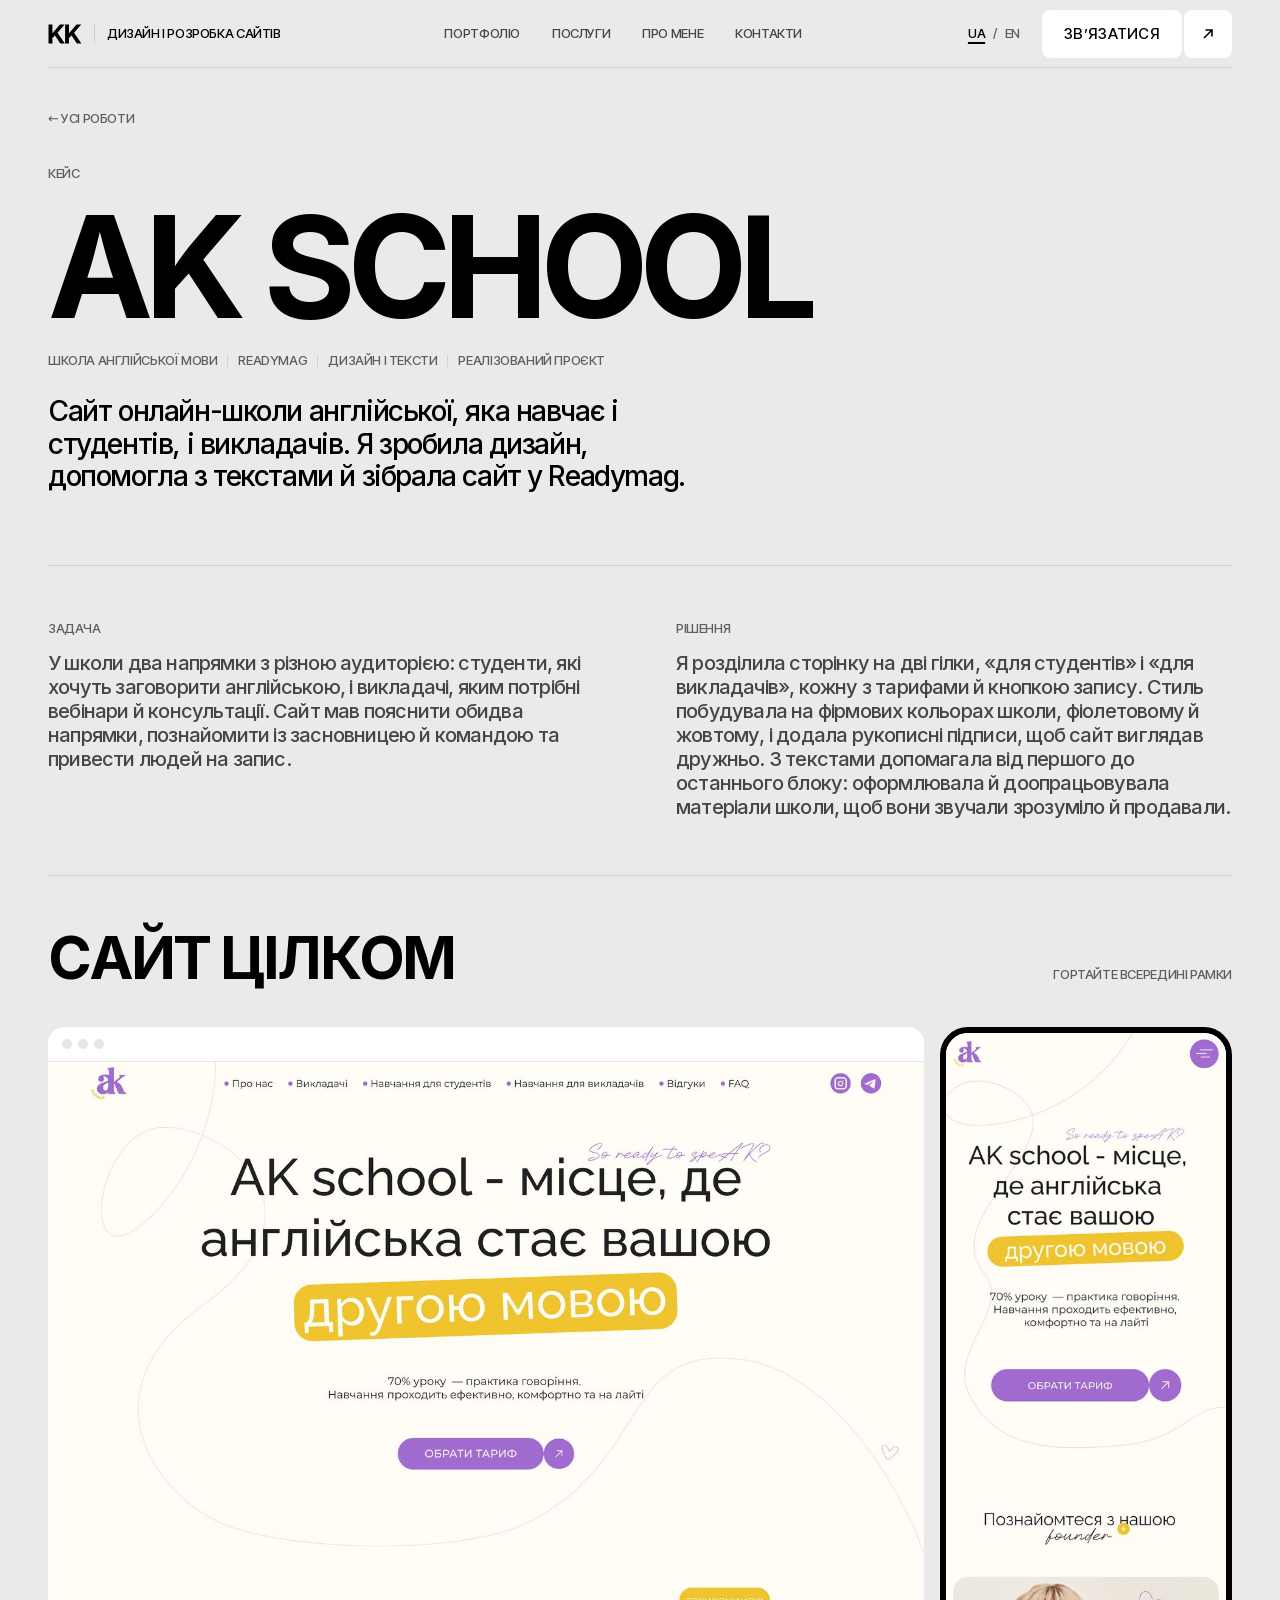
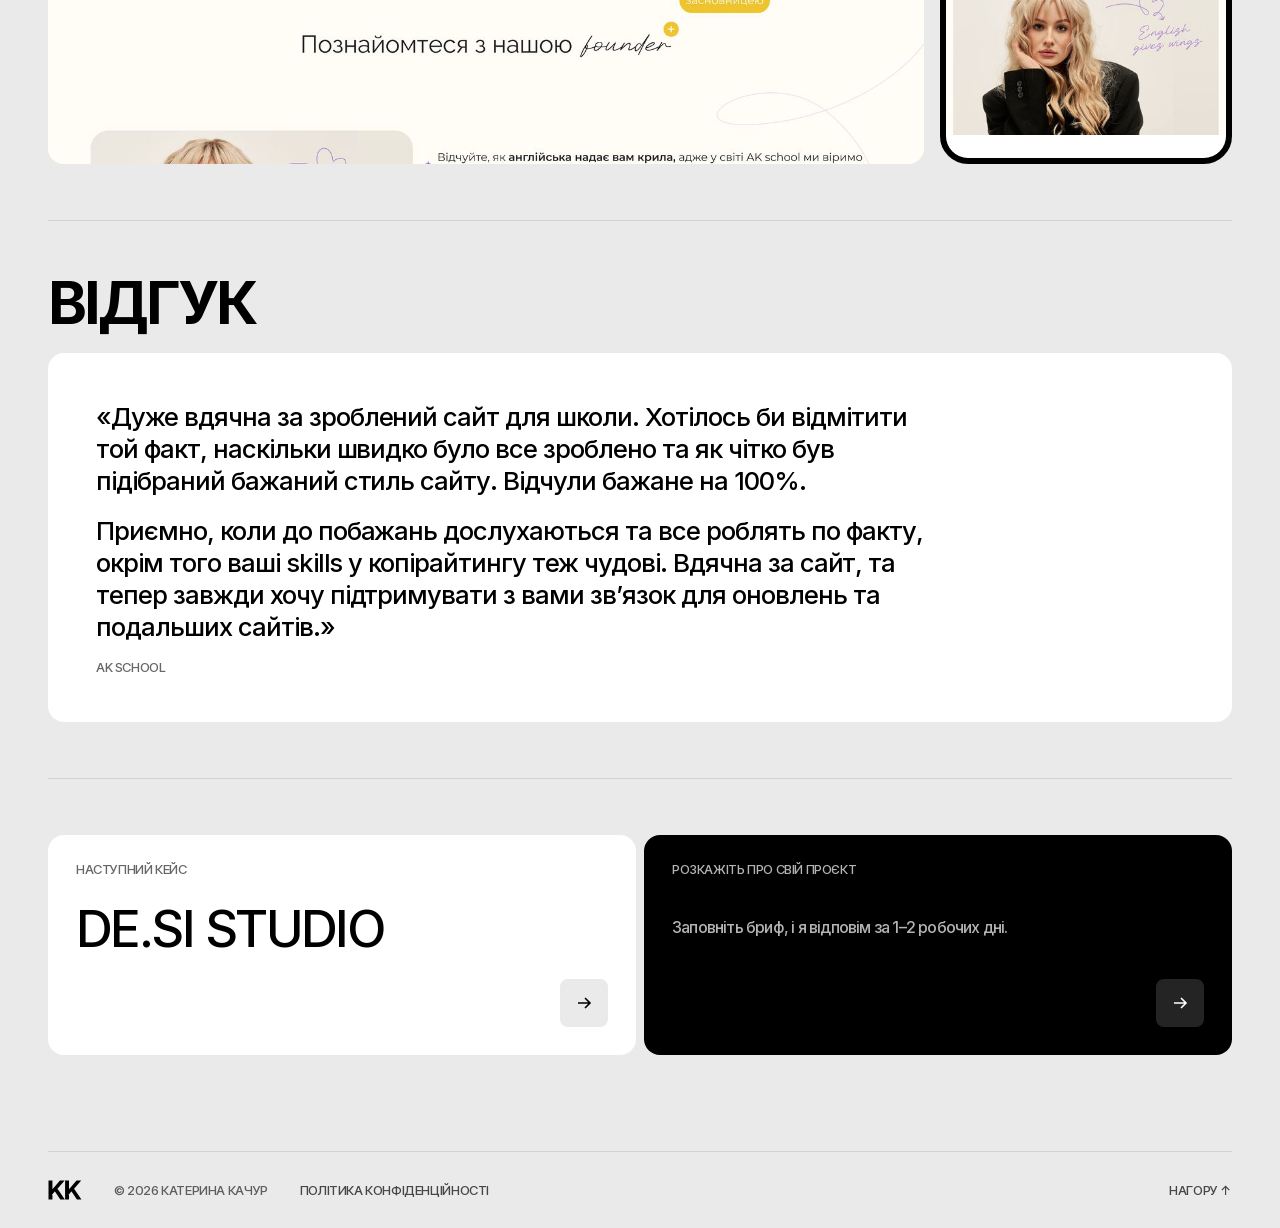
<file: ak-school/index.html>
<!doctype html>
<html lang="uk">
<head>
<meta charset="utf-8">
<meta name="viewport" content="width=device-width, initial-scale=1, viewport-fit=cover">
<title>Кейс AK School — сайт школи англійської | Катерина Качур</title>
<meta name="description" content="Кейс: дизайн, тексти й розробка сайту онлайн-школи англійської AK School у Readymag. Веб-дизайнерка Катерина Качур.">
<link rel="canonical" href="https://kateriis.github.io/ak-school/">
<meta name="robots" content="index, follow, max-image-preview:large">
<link rel="icon" href="../favicon.svg" type="image/svg+xml">
<link rel="apple-touch-icon" href="../apple-touch-icon.png">
<meta property="og:type" content="article">
<meta property="og:locale" content="uk_UA">
<meta property="og:site_name" content="Катерина Качур">
<meta property="og:title" content="Кейс AK School — сайт школи англійської | Катерина Качур">
<meta property="og:description" content="Сайт онлайн-школи англійської, яка навчає і студентів, і викладачів. Я зробила дизайн, допомогла з текстами й зібрала сайт у Readymag.">
<meta property="og:url" content="https://kateriis.github.io/ak-school/">
<meta property="og:image" content="https://kateriis.github.io/og.jpg">
<meta name="twitter:card" content="summary_large_image">
<meta name="theme-color" content="#eaeaea">
<script type="application/ld+json">{"@context": "https://schema.org", "@type": "CreativeWork", "name": "AK School", "url": "https://kateriis.github.io/ak-school/", "image": "https://kateriis.github.io/assets/cases/full/ak-desktop-full.jpg", "creator": {"@id": "https://kateriis.github.io/#person"}, "inLanguage": "uk", "about": "Школа англійської мови"}</script>
<style>
@font-face {
  font-family: 'Inter';
  font-style: normal;
  font-weight: 400 700;
  font-display: swap;
  src: url('../assets/fonts/Inter-cyrillic-ext.woff2') format('woff2');
  unicode-range: U+0460-052F, U+1C80-1C8A, U+20B4, U+2DE0-2DFF, U+A640-A69F, U+FE2E-FE2F;
}
/* Inter, cyrillic */
@font-face {
  font-family: 'Inter';
  font-style: normal;
  font-weight: 400 700;
  font-display: swap;
  src: url('../assets/fonts/Inter-cyrillic.woff2') format('woff2');
  unicode-range: U+0301, U+0400-045F, U+0490-0491, U+04B0-04B1, U+2116;
}
/* Inter, latin-ext */
@font-face {
  font-family: 'Inter';
  font-style: normal;
  font-weight: 400 700;
  font-display: swap;
  src: url('../assets/fonts/Inter-latin-ext.woff2') format('woff2');
  unicode-range: U+0100-02BA, U+02BD-02C5, U+02C7-02CC, U+02CE-02D7, U+02DD-02FF, U+0304, U+0308, U+0329, U+1D00-1DBF, U+1E00-1E9F, U+1EF2-1EFF, U+2020, U+20A0-20AB, U+20AD-20C4, U+2113, U+2C60-2C7F, U+A720-A7FF;
}
/* Inter, latin */
@font-face {
  font-family: 'Inter';
  font-style: normal;
  font-weight: 400 700;
  font-display: swap;
  src: url('../assets/fonts/Inter-latin.woff2') format('woff2');
  unicode-range: U+0000-00FF, U+0131, U+0152-0153, U+02BB-02BC, U+02C6, U+02DA, U+02DC, U+0304, U+0308, U+0329, U+2000-206F, U+20AC, U+2122, U+2191, U+2193, U+2212, U+2215, U+FEFF, U+FFFD;
}
/* Inter Tight, cyrillic-ext */
@font-face {
  font-family: 'Inter Tight';
  font-style: normal;
  font-weight: 400 500;
  font-display: swap;
  src: url('../assets/fonts/InterTight-cyrillic-ext.woff2') format('woff2');
  unicode-range: U+0460-052F, U+1C80-1C8A, U+20B4, U+2DE0-2DFF, U+A640-A69F, U+FE2E-FE2F;
}
/* Inter Tight, cyrillic */
@font-face {
  font-family: 'Inter Tight';
  font-style: normal;
  font-weight: 400 500;
  font-display: swap;
  src: url('../assets/fonts/InterTight-cyrillic.woff2') format('woff2');
  unicode-range: U+0301, U+0400-045F, U+0490-0491, U+04B0-04B1, U+2116;
}
/* Inter Tight, latin-ext */
@font-face {
  font-family: 'Inter Tight';
  font-style: normal;
  font-weight: 400 500;
  font-display: swap;
  src: url('../assets/fonts/InterTight-latin-ext.woff2') format('woff2');
  unicode-range: U+0100-02BA, U+02BD-02C5, U+02C7-02CC, U+02CE-02D7, U+02DD-02FF, U+0304, U+0308, U+0329, U+1D00-1DBF, U+1E00-1E9F, U+1EF2-1EFF, U+2020, U+20A0-20AB, U+20AD-20C4, U+2113, U+2C60-2C7F, U+A720-A7FF;
}
/* Inter Tight, latin */
@font-face {
  font-family: 'Inter Tight';
  font-style: normal;
  font-weight: 400 500;
  font-display: swap;
  src: url('../assets/fonts/InterTight-latin.woff2') format('woff2');
  unicode-range: U+0000-00FF, U+0131, U+0152-0153, U+02BB-02BC, U+02C6, U+02DA, U+02DC, U+0304, U+0308, U+0329, U+2000-206F, U+20AC, U+2122, U+2191, U+2193, U+2212, U+2215, U+FEFF, U+FFFD;
}


  html { -webkit-text-size-adjust: 100%; }
  img { max-width: 100%; }
  [hidden] { display: none !important; }
</style>
<link rel="stylesheet" href="../assets/site.css">
<style>
.case-page { padding-block: 40px 0; }
.case-back { color: var(--ink-50); text-decoration: none; }
.case-back:hover { color: var(--ink); }
.case-hero { display: grid; gap: 28px; padding-block: 40px 72px; }
.case-hero .eyebrow { color: var(--ink-50); }
.case-title { margin: 0; font: 700 clamp(56px, 11vw, 176px)/.84 var(--display); letter-spacing: -.055em; text-transform: uppercase; }
.case-hero .case-meta { justify-content: flex-start; }
.case-lead { margin: 0; font: 500 clamp(22px, 2.2vw, 32px)/1.15 var(--sans); letter-spacing: -.05em; max-width: 36ch; }
.case-ts { display: grid; grid-template-columns: repeat(2, minmax(0, 1fr)); gap: 32px 72px; padding-block: 56px; border-top: 1px solid var(--line); }
.case-ts section { display: grid; gap: 16px; align-content: start; }
.case-ts .eyebrow, .case-block-head .eyebrow { color: var(--ink-50); }
.case-ts p { margin: 0; font-size: 20px; color: var(--ink-70); max-width: 46ch; }
.case-list { margin: 0; padding-left: 0; list-style: none; counter-reset: n; display: grid; gap: 12px; }
.case-list li { counter-increment: n; display: grid; grid-template-columns: 32px 1fr; font-size: 18px; color: var(--ink-70); max-width: 52ch; }
.case-list li::before { content: "0" counter(n); font: 500 13px/1.9 var(--tight); color: var(--ink-50); }
.frame-head { display: flex; flex-wrap: wrap; align-items: center; justify-content: space-between; gap: 8px 20px; }
.frame-head .eyebrow { color: var(--ink-50); }
.tabs-hint { display: inline-flex; align-items: center; gap: 8px; font: 500 13px/1 var(--tight); letter-spacing: -.03em; text-transform: uppercase; color: var(--ink); }
.page-tabs { display: flex; flex-wrap: wrap; gap: 6px; }
.page-tabs button { padding: 9px 14px; border: 0; border-radius: var(--r-md); background: var(--surface); font: 500 13px/1 var(--tight); letter-spacing: -.03em; text-transform: uppercase; color: var(--ink-70); cursor: pointer; transition: background .3s var(--ease), color .3s var(--ease); }
.page-tabs button:hover { background: var(--surface-2); color: var(--ink); }
.page-tabs button[aria-selected="true"] { background: var(--ink); color: var(--surface); }
.page-tabs button:focus-visible { outline: 2px solid var(--ink); outline-offset: 2px; }
.variants { display: grid; grid-template-columns: repeat(3, minmax(0, 1fr)); gap: 8px; }
.variants figure { margin: 0; display: grid; gap: 10px; }
.variants img { width: 100%; height: auto; display: block; border-radius: var(--r-md); }
.variants figcaption { color: var(--ink-50); }
.case-features { grid-column: 1 / -1; display: grid; gap: 14px; }
.case-features ul { list-style: none; margin: 0; padding: 0; display: flex; flex-wrap: wrap; gap: 8px; }
.case-features li { padding: 10px 14px; border-radius: var(--r-md); background: var(--surface); font-size: 15px; }
.case-block { display: grid; gap: 24px; padding-block: 56px; border-top: 1px solid var(--line); }
.case-block-head { display: flex; flex-wrap: wrap; align-items: baseline; justify-content: space-between; gap: 12px; }
.case-block-head h2 { margin: 0; font: 700 clamp(36px, 4.6vw, 72px)/.88 var(--display); letter-spacing: -.05em; text-transform: uppercase; }
.showcase { display: grid; grid-template-columns: minmax(0, 3fr) minmax(0, 1fr); gap: 16px; align-items: start; }
.frame { display: grid; gap: 10px; min-width: 0; }
@supports (grid-template-rows: subgrid) {
  .showcase { grid-template-rows: auto auto auto; row-gap: 10px; }
  .frame { grid-row: span 3; grid-template-rows: subgrid; row-gap: 10px; }
  .frame > .eyebrow, .frame > .frame-head { grid-row: 1; }
  .frame > .page-tabs { grid-row: 2; }
  .frame > .frame-box { grid-row: 3; }
}
.frame .eyebrow { color: var(--ink-50); }
.frame-box { border-radius: var(--r-lg); background: var(--surface); overflow: hidden; }
.frame-bar { display: flex; gap: 6px; padding: 12px 14px; border-bottom: 1px solid var(--line); }
.frame-bar i { width: 10px; height: 10px; border-radius: 50%; background: var(--line); }
.frame-scroll { height: min(78vh, 760px); overflow-y: auto; overscroll-behavior: contain; -webkit-overflow-scrolling: touch; }
.frame-scroll img { display: block; width: 100%; height: auto; }
.frame--phone .frame-box { border: 6px solid var(--ink); border-radius: 28px; }
.case-review { margin: 0; display: grid; gap: 18px; padding: clamp(24px, 4vw, 48px); background: var(--surface); border-radius: var(--r-lg); }
.case-review p { margin: 0; font: 500 clamp(20px, 2vw, 28px)/1.25 var(--sans); letter-spacing: -.04em; max-width: 52ch; }
.case-review p:first-child::before { content: "«"; }
.case-review p:last-of-type::after { content: "»"; }
html[lang="en"] .case-review p:first-child::before { content: "“"; }
html[lang="en"] .case-review p:last-of-type::after { content: "”"; }
.case-review cite { font: 500 13px/1 var(--tight); font-style: normal; text-transform: uppercase; letter-spacing: -.03em; color: var(--ink-50); }
.case-next { display: grid; grid-template-columns: minmax(0, 1fr) minmax(0, 1fr); gap: 8px; padding-block: 56px 96px; border-top: 1px solid var(--line); }
.next-card { display: grid; gap: 18px; align-content: space-between; min-height: 220px; padding: 28px; border-radius: var(--r-lg); background: var(--surface); text-decoration: none; transition: background .3s var(--ease); }
.next-card .eyebrow { color: var(--ink-50); }
.next-card strong { font: 500 clamp(32px, 4vw, 56px)/.9 var(--display); letter-spacing: -.05em; text-transform: uppercase; }
.next-card .arrow-sq { justify-self: end; width: var(--button-h); height: var(--button-h); display: grid; place-items: center; border-radius: var(--r-md); background: var(--bg); }
.next-card .arrow-sq svg { width: 18px; height: 18px; transition: transform .3s var(--ease); }
.next-card:hover { background: var(--surface-2); }
.next-card:hover .arrow-sq svg { transform: translateX(3px); }
.next-card--dark { background: var(--ink); color: var(--surface); }
.next-card--dark:hover { background: var(--ink); }
.next-card--dark .eyebrow, .next-card--dark p { color: rgba(255, 255, 255, .7); }
.next-card--dark p { margin: 0; max-width: 32ch; }
.next-card--dark .arrow-sq { background: rgba(255, 255, 255, .14); }
@media (max-width: 899px) {
  .case-ts, .case-next { grid-template-columns: 1fr; }
  .showcase { grid-template-columns: 1fr; }
  .frame-scroll { height: 70vh; }
  .variants { grid-template-columns: 1fr; }
  .frame--phone { width: min(100%, 320px); justify-self: center; }
}
</style>
<script>if (!matchMedia('(prefers-reduced-motion: reduce)').matches) document.documentElement.classList.add('anim');</script>
</head>
<body id="case-top">
<div class="page">
  <header class="topbar">
    <a class="brand" href="../index.html" aria-label="Катерина Качур, на початок">
      <svg viewBox="71 454 2663 1570" aria-hidden="true"><path id="kk-mark" fill="currentColor" d="M333.18 1673.02V1291.76Q384.1 1229.98 435.29 1168.89Q486.48 1107.8 537.63 1046.75Q588.78 985.7 640.16 924.38L1007.92 494H1377.14L748.16 1220.06H723.5ZM111.28 1984V494H418.72V905.54V1282.56V1429.42V1984ZM1037.24 1984 591.76 1308.64 776.73 1074.84 1392.26 1984Z M1634.78 1673.02V1291.76Q1685.7 1229.98 1736.89 1168.89Q1788.08 1107.8 1839.23 1046.75Q1890.38 985.7 1941.76 924.38L2309.52 494H2678.74L2049.76 1220.06H2025.1ZM1412.88 1984V494H1720.32V905.54V1282.56V1429.42V1984ZM2338.84 1984 1893.36 1308.64 2078.33 1074.84 2693.86 1984Z"/></svg>
      <span class="sep" aria-hidden="true"></span>
      <span class="eyebrow">Дизайн і розробка сайтів</span>
    </a>
    <nav class="links eyebrow" aria-label="Розділи">
      <a href="../index.html#work">Портфоліо</a>
      <a href="../index.html#services">Послуги</a>
      <a href="../index.html#about">Про мене</a>
      <a href="../index.html#contact">Контакти</a>
    </nav>
    <div class="topbar-end">
    <div class="lang" role="group" aria-label="Мова / Language">
      <button type="button" data-lang="uk" aria-pressed="true">UA</button>
      <span aria-hidden="true">/</span>
      <button type="button" data-lang="en" aria-pressed="false">EN</button>
    </div>
    <a class="btn btn--ghost topbar-cta" href="../index.html#contact">
      <span class="label">Зв’язатися</span>
      <span class="arrow arrow--diag" aria-hidden="true"><svg viewBox="0 0 18 18" fill="none" stroke="currentColor" stroke-width="1.6"><path d="M5 13 13 5M6.5 5H13v6.5"/></svg></span>
    </a>
    <button class="burger" type="button" aria-label="Відкрити меню" aria-expanded="false" aria-controls="mobileMenu"><i></i><i></i></button>
    </div>
  </header>

  <div class="menu" id="mobileMenu" hidden>
    <nav class="menu-links" aria-label="Меню">
      <a href="../index.html#work"><span>01</span>Портфоліо</a>
      <a href="../index.html#services"><span>02</span>Послуги</a>
      <a href="../index.html#process"><span>03</span>Етапи</a>
      <a href="../index.html#about"><span>04</span>Про мене</a>
      <a href="../index.html#faq"><span>05</span>Питання</a>
      <a href="../index.html#contact"><span>06</span>Контакти</a>
    </nav>
    <div class="menu-foot">
      <a class="btn" href="https://kateriis.github.io/brief/" target="_blank" rel="noopener">
        <span class="label">Заповнити бриф</span>
        <span class="arrow" aria-hidden="true"><svg viewBox="0 0 18 18" fill="none" stroke="currentColor" stroke-width="1.6"><path d="M3 9h12M10 4l5 5-5 5"/></svg></span>
      </a>
      <a class="menu-tg eyebrow" href="https://t.me/kateriis" target="_blank" rel="noopener">Telegram @kateriis</a>
    </div>
  </div>


  <main id="main" class="case-page">
    <a class="case-back eyebrow" href="../index.html#work">← Усі роботи</a>
    <header class="case-hero">
      <span class="eyebrow">Кейс</span>
      <h1 class="case-title">AK School</h1>
      <p class="case-meta eyebrow">Школа англійської мови <i></i> Readymag <i></i> Дизайн і тексти <i></i> Реалізований проєкт</p>
      <p class="case-lead">Сайт онлайн-школи англійської, яка навчає і студентів, і викладачів. Я зробила дизайн, допомогла з текстами й зібрала сайт у Readymag.</p>
    </header>

    <div class="case-ts">
      <section><span class="eyebrow">Задача</span><p>У школи два напрямки з різною аудиторією: студенти, які хочуть заговорити англійською, і викладачі, яким потрібні вебінари й консультації. Сайт мав пояснити обидва напрямки, познайомити із засновницею й командою та привести людей на запис.</p></section>
      <section><span class="eyebrow">Рішення</span><p>Я розділила сторінку на дві гілки, «для студентів» і «для викладачів», кожну з тарифами й кнопкою запису. Стиль побудувала на фірмових кольорах школи, фіолетовому й жовтому, і додала рукописні підписи, щоб сайт виглядав дружньо. З текстами допомагала від першого до останнього блоку: оформлювала й доопрацьовувала матеріали школи, щоб вони звучали зрозуміло й продавали.</p></section>
    </div>

    <section class="case-block" aria-labelledby="fullTitle">
      <div class="case-block-head"><h2 id="fullTitle" class="split">Сайт цілком</h2><span class="eyebrow">Гортайте всередині рамки</span></div>
      <div class="showcase">
        <figure class="frame" style="margin:0">
          
          <div class="frame-box"><div class="frame-bar" aria-hidden="true"><i></i><i></i><i></i></div>
            <div class="frame-scroll" tabindex="0"><img class="page-img" src="../assets/cases/full/ak-desktop-full.jpg" alt="Сайт AK School повністю, версія для комп’ютера" width="1440" height="11411" loading="lazy"></div></div>
        </figure>
        <figure class="frame frame--phone" style="margin:0">
          <div class="frame-box"><div class="frame-scroll" tabindex="0"><img class="page-mimg" src="../assets/cases/full/ak-mobile-full.jpg" alt="Сайт AK School повністю, версія для телефона" width="430" height="14801" loading="lazy"></div></div>
        </figure>
      </div>
    </section>


    <section class="case-block" aria-labelledby="reviewTitle">
      <div class="case-block-head"><h2 id="reviewTitle" class="split">Відгук</h2></div>
      <blockquote class="case-review"><p>Дуже вдячна за зроблений сайт для школи. Хотілось би відмітити той факт, наскільки швидко було все зроблено та як чітко був підібраний бажаний стиль сайту. Відчули бажане на 100%.</p><p>Приємно, коли до побажань дослухаються та все роблять по факту, окрім того ваші skills у копірайтингу теж чудові. Вдячна за сайт, та тепер завжди хочу підтримувати з вами зв’язок для оновлень та подальших сайтів.</p><cite>AK School</cite></blockquote>
    </section>

    <nav class="case-next" aria-label="Наступний кейс">
      <a class="next-card" href="../desi-studio/index.html">
        <span class="eyebrow">Наступний кейс</span>
        <strong>DE.SI Studio</strong>
        <span class="arrow-sq" aria-hidden="true"><svg viewBox="0 0 18 18" fill="none" stroke="currentColor" stroke-width="1.6"><path d="M3 9h12M10 4l5 5-5 5"/></svg></span>
      </a>
      <a class="next-card next-card--dark" href="https://kateriis.github.io/brief/" target="_blank" rel="noopener">
        <span class="eyebrow">Розкажіть про свій проєкт</span>
        <p>Заповніть бриф, і я відповім за 1–2 робочих дні.</p>
        <span class="arrow-sq" aria-hidden="true"><svg viewBox="0 0 18 18" fill="none" stroke="currentColor" stroke-width="1.6"><path d="M3 9h12M10 4l5 5-5 5"/></svg></span>
      </a>
    </nav>
  </main>

  <footer class="footer">
    <a class="brand" href="#case-top" aria-label="Катерина Качур, на початок">
      <svg viewBox="71 454 2663 1570" aria-hidden="true"><use href="#kk-mark"></use></svg>
    </a>
    <span class="eyebrow footer-copy">© 2026 Катерина Качур</span>
    <a class="eyebrow footer-link" href="https://kateriis.github.io/privacy.html" target="_blank" rel="noopener">Політика конфіденційності</a>
    <a class="eyebrow footer-link footer-top" href="#case-top">Нагору ↑</a>
  </footer>
</div>
<script>
// Language switch (UA / EN) without reloading: swaps text nodes, alt and aria-label by dictionary.
(() => {
  const EN = {"Катерина Качур, на початок": "Kateryna Kachur, back to top", "Дизайн і розробка сайтів": "Website design & development", "Розділи": "Sections", "Портфоліо": "Portfolio", "Послуги": "Services", "Про мене": "About", "Контакти": "Contact", "Зв’язатися": "Get in touch", "Меню": "Menu", "Етапи": "Process", "Питання": "FAQ", "Заповнити бриф": "Fill in the brief", "Катерина Качур (Kateryna Kachur) — веб-дизайнерка": "Kateryna Kachur — web designer", "Катерина Качур — веб-дизайнерка, дизайн і розробка сайтів": "Kateryna Kachur — web designer, website design and development", "Катерина Качур лежить на бруківці й дивиться в камеру": "Kateryna Kachur lying on cobblestones and looking at the camera", "Катерина Качур": "Kateryna Kachur", "Веб-дизайнерка": "Web designer", "Вас оцінюють за перші": "People judge you in the first", "3 секунди.": "3 seconds.", "Я роблю так, щоб вони працювали на вас.": "I make them work for you.", "Дизайн у Figma і розробка у Webflow, Readymag або Claude Code.": "Design in Figma, development in Webflow, Readymag or Claude Code.", "авторський дизайн без шаблонів": "original design, no templates", "Figma → сайт": "Figma → website", "заявки з сайту приходять одразу вам": "enquiries from the site come straight to you", "Вибрані проєкти": "Selected work", "Онлайн-школа іноземних мов": "Online language school", "Редизайн": "Redesign", "Новий перший екран сайту Speakeasy": "The new first screen of the Speakeasy website", "Перша версія сайту Speakeasy": "The first version of the Speakeasy website", "Було": "Before", "Стало": "After", "Порівняти першу версію і редизайн": "Compare the first version and the redesign", "Спершу я зробила для школи перший сайт, а згодом клієнт повернувся по редизайн. Прибрала зайвий декор, додала живі фото учнів і залишила одну головну дію: записатися на пробне заняття.": "I built the school’s first website, and later the client came back for a redesign. I removed the extra decoration, added real photos of the students and kept one main action: booking a trial lesson.", "версії сайту для одного клієнта": "versions of the website for one client", "Перейти на сайт": "Visit website", "Студія дизайну інтер’єрів": "Interior design studio", "Перший екран сайту DE.SI Studio на комп’ютері": "The first screen of the DE.SI Studio website on desktop", "Перший екран сайту DE.SI Studio на телефоні": "The first screen of the DE.SI Studio website on mobile", "Сайт двох дизайнерок, які працюють віддалено по всій Україні. Спокійна мінімалістична подача, щоб головними були інтер’єри.": "A website for two designers who work remotely across Ukraine. A calm, minimal presentation that lets the interiors take centre stage.", "«Ми швидко знайшли спільну мову і практично відразу затвердили сайт»": "“We quickly found common ground and approved the website almost straight away”", "Реалізований проєкт": "Completed project", "Школа англійської мови": "English language school", "Дизайн і тексти": "Design & copy", "Перший екран сайту AK School на комп’ютері": "The first screen of the AK School website on desktop", "Перший екран сайту AK School на телефоні": "The first screen of the AK School website on mobile", "«Цей сайт вийшов в 1000 разів краще, ніж я представляла»": "“This website turned out a thousand times better than I imagined”", "Вартість": "Pricing", "Послуги і ціни": "Services & prices", "Беру проєкт цілком: від аналізу ніші до запуску сайту.": "I take on the whole project, from niche research to launch.", "Лендинг": "Landing page", "від $300": "from $300", "від $600": "from $600", "від $250": "from $250", "Одна сторінка під одну задачу: продати курс, послугу чи запуск.": "One page for one goal: selling a course, a service or a launch.", "Аналіз ніші, аудиторії й конкурентів": "Research into your niche, audience and competitors", "Структура і прототип, тексти за домовленістю": "Structure and wireframe, copywriting if agreed", "Мудборд, палітра й шрифти": "Moodboard, colour palette and fonts", "Дизайн у Figma для комп’ютера, планшета й телефона": "Design in Figma for desktop, tablet and mobile", "Розробка у Webflow, Readymag або Claude Code": "Development in Webflow, Readymag or Claude Code", "Домен, оплата через WayForPay, базове SEO й заявки в Telegram": "Domain, WayForPay payments, basic SEO and enquiries to Telegram", "Інструкція, як оновлювати сайт": "A guide to updating your website", "Багатосторінковий сайт": "Multi-page website", "Сайт компанії, школи чи студії: послуги, команда, відгуки й окремі сторінки під кожен напрямок.": "A website for a company, school or studio: services, team, reviews and a separate page for each line of work.", "Дизайн усіх сторінок і поп-апів для комп’ютера, планшета й телефона": "Design of every page and pop-up for desktop, tablet and mobile", "Оновлення сайту, який уже є: сучасний вигляд, зрозуміла структура й одна головна дія. Як у кейсі Speakeasy.": "A refresh of the website you already have: a modern look, a clear structure and one main action. Like the Speakeasy case.", "Розбір нинішнього сайту: що заважає заявкам": "An audit of your current site: what holds back enquiries", "Аналіз конкурентів": "Competitor research", "Новий дизайн ключових сторінок": "New design for the key pages", "Оновлення текстів за домовленістю": "Copy updates if agreed", "Точну вартість назву після брифу: вона залежить від кількості блоків, анімацій і текстів.": "I’ll give you the exact price after the brief: it depends on the number of sections, animations and copy.", "Як я працюю": "How I work", "Етапи роботи": "Process", "3–4 тижні": "3–4 weeks", "зазвичай займає лендинг від брифу до запуску": "is how long a landing page usually takes, from brief to launch", "Натисніть на картку, щоб дізнатися більше": "Tap a card to learn more", "Бриф": "Brief", "Заповнюєте бриф або созвонюємося: цілі, обсяг роботи, стиль, терміни й бюджет. Після цього надсилаю комерційну пропозицію.": "You fill in the brief or we have a call: goals, scope, style, timeline and budget. Then I send you a proposal.", "Аналіз": "Research", "Вивчаю нішу, вашу аудиторію й конкурентів, щоб зрозуміти, на чому зробити акцент і чим вирізнитися.": "I study your niche, audience and competitors to see what to emphasise and how to stand out.", "Прототип": "Wireframe", "Складаю структуру сайту, за домовленістю пишу тексти й збираю вайрфрейм: що й де стоїть на кожній сторінці.": "I plan the site structure, write the copy if agreed and build a wireframe: what goes where on every page.", "Мудборд": "Moodboard", "Підбираю референси, палітру й шрифтову пару, щоб ми погодили настрій сайту ще до дизайну.": "I gather references, a colour palette and a font pairing so we agree on the mood before the design starts.", "Дизайн": "Design", "Показую 3 варіанти першого екрана. Після вибору малюю всю сторінку для комп’ютера, планшета й телефона.": "I show you 3 options for the first screen. Once you pick one, I design the whole page for desktop, tablet and mobile.", "Запуск": "Launch", "Збираю сайт у Webflow, Readymag або Claude Code, додаю анімацію, домен, оплату через WayForPay і базове SEO. Тестую й передаю з інструкцією.": "I build the site in Webflow, Readymag or Claude Code and add animation, the domain, WayForPay payments and basic SEO. I test everything and hand it over with a guide.", "Катерина Качур за робочим столом": "Kateryna Kachur at her desk", "Гарний сайт важливий. Але головне, щоб він приводив вам клієнтів.": "A good-looking website matters. But what matters most is that it brings you clients.", "Мене звати Катерина. Я у дизайні з 2023 року: прийшла у професію після курсу веб-дизайну й відтоді роблю сайти для шкіл, студій та експертів з України та Європи.": "I’m Kateryna. I’ve been in design since 2023: I came into the field after a web design course and have been building websites for schools, studios and experts from Ukraine and Europe ever since.", "Для мене сайт — це інструмент. Тому я спершу розбираюся в задачі вашого бізнесу й аудиторії, а вже потім підбираю стиль.": "To me, a website is a tool. So I start by understanding your business and your audience, and only then choose the style.", "рік, з якого я у дизайні": "the year I started in design", "клієнти з України та Європи": "clients from Ukraine and Europe", "Навички": "Skills", "Веб-дизайн": "Web design", "UX-структура": "UX structure", "Копірайтинг": "Copywriting", "Адаптив": "Responsive design", "Анімація": "Animation", "Базове SEO": "Basic SEO", "Інструменти": "Tools", "Часті питання": "FAQ", "Не знайшли відповіді?": "Didn’t find your answer?", "Напишіть мені в Telegram, і я відповім особисто.": "Message me on Telegram and I’ll reply personally.", "Написати в Telegram": "Message on Telegram", "З чого почати?": "Where do we start?", "Заповніть бриф: це займе близько 15 хвилин. Я прочитаю його за 1–2 робочих дні, напишу вам і запропоную короткий дзвінок. Після дзвінка надішлю пропозицію з етапами, термінами й вартістю.": "Fill in the brief: it takes about 15 minutes. I’ll read it within 1–2 working days, get back to you and suggest a short call. After the call I’ll send a proposal with the stages, timeline and price. The brief is in Ukrainian, so if that’s inconvenient, just message me on Telegram.", "Скільки триває робота?": "How long does it take?", "Лендинг зазвичай займає 3–4 тижні, багатосторінковий сайт довше: залежно від кількості сторінок. Точні терміни називаю в пропозиції й рахую в робочих днях. Якщо матеріали чи відповіді затримуються, терміни зсуваються на стільки ж.": "A landing page usually takes 3–4 weeks; a multi-page website takes longer, depending on the number of pages. I give exact dates in the proposal and count them in working days. If materials or feedback are delayed, the timeline shifts by the same amount.", "Що, якщо мені не сподобається дизайн?": "What if I don’t like the design?", "Ще до дизайну ми погоджуємо мудборд: референси, палітру й шрифти. Потім я показую 3 варіанти першого екрана, ви обираєте один, і лише після цього я малюю всю сторінку.": "Before the design starts, we agree on a moodboard: references, palette and fonts. Then I show you 3 options for the first screen, you choose one, and only then do I design the whole page.", "У мене немає текстів і фото. Як бути?": "I don’t have copy or photos. What now?", "Структуру сайту я продумую в будь-якому разі, а тексти можу написати за домовленістю. Фото й відео надаєте ви, а за потреби я допоможу підібрати матеріали зі стоків або згенерую фото за допомогою нейромережі.": "I plan the site structure either way, and I can write the copy if we agree on it. You provide the photos and video, and if needed I’ll help you pick stock images or generate photos with AI.", "Чи зможу я сам вносити зміни на сайт?": "Can I update the website myself?", "Так. Після запуску я передаю інструкцію, як оновлювати тексти, фото й ціни.": "Yes. After launch I give you a guide on how to update the text, photos and prices.", "Що не входить у вартість?": "What isn’t included in the price?", "Окремо оплачуються домен, тариф на платформі (Readymag або Webflow) і платні матеріали, наприклад фото зі стоків, якщо вони потрібні.": "The domain, the platform plan (Readymag or Webflow) and paid materials, such as stock photos if you need them, are paid for separately.", "Чи підтримуєте сайт після запуску?": "Do you support the website after launch?", "Так. Протягом місяця після запуску я на зв’язку: відповідаю на питання й допомагаю, якщо щось працює не так.": "Yes. For a month after launch I stay in touch: I answer questions and help if something isn’t working right.", "Ви працюєте лише з однією платформою?": "Do you work with only one platform?", "Ні. Я роблю сайти в Readymag, Webflow і Claude Code. Яку обрати, підкажу на дзвінку: це залежить від задачі, бюджету й того, як ви плануєте оновлювати сайт.": "No. I build websites in Readymag, Webflow and Claude Code. I’ll recommend one on our call: it depends on your goals, budget and how you plan to update the site.", "Тепер ваш хід": "Your move now", "Свій я вже зробила: показала роботи, ціни й етапи. Розкажіть про свій проєкт, і почнемо.": "I’ve made mine: shown you my work, prices and process. Tell me about your project, and let’s get started.", "© 2026 Катерина Качур": "© 2026 Kateryna Kachur", "Політика конфіденційності": "Privacy policy", "Нагору ↑": "Back to top ↑", "Відкрити меню": "Open menu", "Закрити меню": "Close menu", "Дивитися кейс": "View case", "Сайт школи з двома напрямками: для студентів і для викладачів. Команда, відгуки, безкоштовні ресурси й запис на перше заняття. З текстами теж допомагала я.": "A website for a school with two tracks: for students and for teachers. The team, reviews, free resources and sign-up for a first lesson. I helped with the copy too.", "Кейс": "Case study", "Задача": "The task", "Рішення": "The solution", "Що на сайті": "What’s on the site", "Сайт цілком": "The full website", "Комп’ютер": "Desktop", "Телефон": "Mobile", "Гортайте всередині рамки": "Scroll inside the frame", "Відгук": "Review", "Наступний кейс": "Next case", "Розкажіть про свій проєкт": "Tell me about your project", "Заповніть бриф, і я відповім за 1–2 робочих дні.": "Fill in the brief and I’ll get back to you within 1–2 working days.", "Readymag": "Readymag", "← Усі роботи": "← All work", "Знайомство із засновницею": "Meet the founder", "Чому AK School: 6 переваг": "Why AK School: 6 reasons", "Команда викладачів": "The teaching team", "Тарифи для студентів і форма запису": "Student plans and sign-up form", "Вебінари й консультації для викладачів": "Webinars and consultations for teachers", "Безкоштовні ресурси": "Free resources", "Відгуки учнів і викладачів": "Student and teacher reviews", "Дуже вдячна за зроблений сайт для школи. Хотілось би відмітити той факт, наскільки швидко було все зроблено та як чітко був підібраний бажаний стиль сайту. Відчули бажане на 100%.": "I’m very grateful for the website you made for the school. I’d like to point out how quickly everything was done and how precisely the style we wanted was captured. You got it 100% right.", "Приємно, коли до побажань дослухаються та все роблять по факту, окрім того ваші skills у копірайтингу теж чудові. Вдячна за сайт, та тепер завжди хочу підтримувати з вами зв’язок для оновлень та подальших сайтів.": "It’s great when someone listens to your wishes and delivers exactly that, and your copywriting skills are excellent too. Thank you for the website. I’d love to keep working with you on updates and future sites.", "Кейс AK School — сайт школи англійської | Катерина Качур": "AK School case study — English school website | Kateryna Kachur", "Сайт онлайн-школи англійської, яка навчає і студентів, і викладачів. Я зробила дизайн, допомогла з текстами й зібрала сайт у Readymag.": "A website for an online English school that teaches both students and teachers. I did the design, helped with the copy and built the site in Readymag.", "У школи два напрямки з різною аудиторією: студенти, які хочуть заговорити англійською, і викладачі, яким потрібні вебінари й консультації. Сайт мав пояснити обидва напрямки, познайомити із засновницею й командою та привести людей на запис.": "The school has two lines of work with different audiences: students who want to start speaking English, and teachers who need webinars and consultations. The site had to explain both, introduce the founder and the team, and lead people to sign up.", "Я розділила сторінку на дві гілки, «для студентів» і «для викладачів», кожну з тарифами й кнопкою запису. Стиль побудувала на фірмових кольорах школи, фіолетовому й жовтому, і додала рукописні підписи, щоб сайт виглядав дружньо. З текстами допомагала від першого до останнього блоку: оформлювала й доопрацьовувала матеріали школи, щоб вони звучали зрозуміло й продавали.": "I split the page into two branches, “for students” and “for teachers”, each with its own plans and sign-up button. I built the style on the school’s brand colours, purple and yellow, and added handwritten captions to make the site feel friendly. I helped with the copy from the first section to the last, shaping and refining the school’s material so it reads clearly and sells.", "Сайт AK School повністю, версія для комп’ютера": "The full AK School website, desktop version", "Сайт AK School повністю, версія для телефона": "The full AK School website, mobile version", "AK School": "AK School"};
  const META = {"uk": {"title": "Кейс AK School — сайт школи англійської | Катерина Качур", "desc": "Кейс: дизайн, тексти й розробка сайту онлайн-школи англійської AK School у Readymag. Веб-дизайнерка Катерина Качур."}, "en": {"title": "AK School case study — English school website | Kateryna Kachur", "desc": "Case study: design, copy and Readymag development for the AK School online English school website. Web designer Kateryna Kachur."}};
  const norm = t => t.replace(/\u00a0/g, ' ').replace(/\s+/g, ' ').trim();
  const root = document.documentElement;
  const isSplit = el => el.closest && el.closest('.split, .scrub-words');
  const nodes = [], attrs = [], splits = [];
  document.querySelectorAll('.split, .scrub-words').forEach(el => {
    const uk = norm(el.textContent);
    splits.push({ el, uk, en: EN[uk] || uk });
    el.dataset.text = uk;
  });
  const walker = document.createTreeWalker(document.body, NodeFilter.SHOW_TEXT, {
    acceptNode: n => (!n.parentElement || n.parentElement.closest('script, style') || isSplit(n.parentElement)) ? NodeFilter.FILTER_REJECT : NodeFilter.FILTER_ACCEPT
  });
  for (let n; (n = walker.nextNode());) {
    const key = norm(n.nodeValue);
    if (EN[key]) nodes.push({ n, uk: n.nodeValue, en: n.nodeValue.match(/^\s*/)[0] + EN[key] + n.nodeValue.match(/\s*$/)[0] });
  }
  document.querySelectorAll('[alt], [aria-label]').forEach(el => {
    ['alt', 'aria-label'].forEach(a => {
      const v = el.getAttribute(a); if (!v) return;
      const key = norm(v);
      if (EN[key]) attrs.push({ el, a, uk: v, en: EN[key] });
    });
  });
  const desc = document.querySelector('meta[name="description"]');
  const buttons = document.querySelectorAll('.lang button');
  const apply = lang => {
    root.lang = lang;
    nodes.forEach(o => { o.n.nodeValue = o[lang]; });
    attrs.forEach(o => o.el.setAttribute(o.a, o[lang]));
    splits.forEach(o => { o.el.dataset.text = o[lang]; if (window.__resplit) window.__resplit(o.el); else o.el.textContent = o[lang]; });
    if (window.__rescrub) window.__rescrub();
    document.title = META[lang].title;
    if (desc) desc.setAttribute('content', META[lang].desc);
    buttons.forEach(b => b.setAttribute('aria-pressed', String(b.dataset.lang === lang)));
  };
  let saved = null;
  try { saved = sessionStorage.getItem('lang'); } catch (e) {}
  if (saved === 'en') apply('en');
  buttons.forEach(b => b.addEventListener('click', () => {
    apply(b.dataset.lang);
    try { sessionStorage.setItem('lang', b.dataset.lang); } catch (e) {}
  }));
})();
</script>
<script>
// Before / after slider: the range input drives the split position.
document.querySelectorAll('.compare').forEach(box => {
  const range = box.querySelector('.compare-range');
  const set = () => box.style.setProperty('--pos', range.value + '%');
  range.addEventListener('input', set);
  set();
});
</script>
<script>
// Stage cards: click opens the description; any other open card closes.
document.querySelectorAll('.st-card').forEach(card => {
  card.addEventListener('click', () => {
    const open = card.getAttribute('aria-expanded') !== 'true';
    document.querySelectorAll('.st-card[aria-expanded="true"]').forEach(c => c.setAttribute('aria-expanded', 'false'));
    card.setAttribute('aria-expanded', String(open));
  });
});
</script>
<script>
// Mobile menu: burger toggles the full-screen panel; links and Esc close it.
(() => {
  const btn = document.querySelector('.burger');
  const menu = document.getElementById('mobileMenu');
  const set = open => {
    menu.hidden = !open;
    btn.setAttribute('aria-expanded', String(open));
    btn.setAttribute('aria-label', (document.documentElement.lang === 'en') ? (open ? 'Close menu' : 'Open menu') : (open ? 'Закрити меню' : 'Відкрити меню'));
    document.body.classList.toggle('menu-open', open);
  };
  btn.addEventListener('click', () => set(menu.hidden));
  menu.querySelectorAll('a').forEach(a => a.addEventListener('click', () => set(false)));
  addEventListener('keydown', e => { if (e.key === 'Escape' && !menu.hidden) { set(false); btn.focus(); } });
  matchMedia('(min-width: 900px)').addEventListener('change', e => { if (e.matches) set(false); });
})();

// FAQ: opening one question closes the others (fallback for browsers without details[name]).
document.querySelectorAll('.faq-item').forEach(item => {
  item.addEventListener('toggle', () => {
    if (!item.open) return;
    document.querySelectorAll('.faq-item[open]').forEach(other => { if (other !== item) other.open = false; });
  });
});
</script>
<script>
// Motion: cursor parallax, blur-in headings, staircase, scroll-scrubbed About text.
(() => {
  const root = document.documentElement;
  if (!root.classList.contains('anim')) return;

  // Cursor parallax on the hero (desktop with a mouse only).
  if (matchMedia('(hover: hover) and (min-width: 900px)').matches) {
    const layers = [
      [document.querySelector('.name .l1'), -8],
      [document.querySelector('.name .l2'), -14],
      [document.querySelector('.photo'), 12],
    ].filter(([el]) => el);
    let tx = 0, ty = 0, x = 0, y = 0, raf = 0;
    const tick = () => {
      x += (tx - x) * .08; y += (ty - y) * .08;
      layers.forEach(([el, d]) => { el.style.translate = `${(x * d).toFixed(2)}px ${(y * d * .6).toFixed(2)}px`; });
      raf = Math.abs(tx - x) + Math.abs(ty - y) > .001 ? requestAnimationFrame(tick) : 0;
    };
    addEventListener('pointermove', e => {
      tx = e.clientX / innerWidth - .5; ty = e.clientY / innerHeight - .5;
      if (!raf) raf = requestAnimationFrame(tick);
    }, { passive: true });
  }

  // Split helpers keep the original text for screen readers.
  const letters = el => {
    const text = el.dataset.text || el.textContent.trim();
    el.setAttribute('aria-label', text);
    let i = 0;
    el.innerHTML = text.split(/ +/).map(w =>
      `<span class="w" aria-hidden="true">${[...w].map(c => `<span class="ch" style="--i:${i++}">${c}</span>`).join('')}</span>`
    ).join(' ');
  };
  const scrubWords = el => {
    const text = el.dataset.text || el.textContent.trim();
    el.setAttribute('aria-label', text);
    el.innerHTML = text.split(/ +/).map(w => `<span class="scrub-w" aria-hidden="true">${w}</span>`).join(' ');
  };
  document.querySelectorAll('.split').forEach(letters);
  document.querySelectorAll('.scrub-words').forEach(scrubWords);
  document.querySelectorAll('.stairs .st').forEach((li, i) => li.style.setProperty('--i', i));
  window.__resplit = el => (el.classList.contains('split') ? letters(el) : scrubWords(el));

  // Reveal on entering the viewport.
  const io = new IntersectionObserver(entries => entries.forEach(en => {
    if (!en.isIntersecting) return;
    const el = en.target;
    el.classList.add('is-in');
    io.unobserve(el);
  }), { rootMargin: '0px 0px -12% 0px', threshold: .15 });
  document.querySelectorAll('.split, .stairs').forEach(el => io.observe(el));

  // Scroll-scrubbed text: letters/words turn dark as the block moves up the screen.
  const scrubs = [...document.querySelectorAll('.scrub-words')].map(el => ({ el, parts: el.querySelectorAll('.scrub-w') }));
  let pending = false;
  const update = () => {
    pending = false;
    const vh = innerHeight;
    scrubs.forEach(({ el, parts }) => {
      const r = el.getBoundingClientRect();
      const p = Math.min(1, Math.max(0, (vh * .9 - r.top) / (vh * .55)));
      const on = Math.round(p * parts.length);
      parts.forEach((s, i) => s.classList.toggle('on', i < on));
    });
  };
  addEventListener('scroll', () => { if (!pending) { pending = true; requestAnimationFrame(update); } }, { passive: true });
  addEventListener('resize', update);
  window.__rescrub = () => { scrubs.forEach(o => { o.parts = o.el.querySelectorAll('.scrub-w'); }); update(); };
  update();
})();
</script>
<script>
// Lets :active styles (arrow turn) show on tap in iOS Safari.
document.addEventListener('touchstart', () => {}, { passive: true });
</script>
<script>
// Intro (once per visit): bars fill to 100% while the name sits at the bottom, then the name slides into the hero.
(() => {
  const root = document.documentElement, loader = document.querySelector('.loader');
  if (!loader || !root.classList.contains('kk-intro')) return;
  const name = document.querySelector('.hero .name');
  const place = () => {
    root.style.setProperty('--intro-y', '0px');
    const r = name.getBoundingClientRect();
    root.style.setProperty('--intro-y', Math.max(0, innerHeight - 24 - r.bottom) + 'px');
  };
  place();
  const bars = loader.querySelector('.loader-bars'), num = loader.querySelector('.loader-num');
  const count = innerWidth < 600 ? 32 : 72;
  bars.innerHTML = '<i></i>'.repeat(count);
  const cells = bars.children;
  let loaded = document.readyState === 'complete';
  addEventListener('load', () => { loaded = true; });
  const t0 = performance.now(), minTime = 1600;
  let shown = 0, done = false;
  const finish = () => {
    if (done) return; done = true;
    try { sessionStorage.setItem('kk-intro', '1'); } catch (e) {}
    root.classList.add('kk-out');
    setTimeout(() => { root.classList.remove('kk-intro', 'kk-out'); root.style.removeProperty('--intro-y'); loader.remove(); }, 1000);
  };
  const tick = now => {
    const k = Math.min(1, (now - t0) / minTime);
    const target = loaded ? k : Math.min(k, .9);
    const p = Math.round(target * 100);
    if (p > shown) {
      shown = p; num.textContent = p + '%';
      const on = Math.round(target * count);
      for (let i = 0; i < count; i++) cells[i].classList.toggle('on', i < on);
    }
    if (target >= 1) setTimeout(finish, 250); else requestAnimationFrame(tick);
  };
  requestAnimationFrame(tick);
  addEventListener('resize', () => { if (!done) place(); });
  setTimeout(finish, 6000);
})();
</script>
<script>
// Page tabs: swap the desktop and phone screenshots together and scroll both back to the top.
document.querySelectorAll('.page-tabs button').forEach(b => b.addEventListener('click', () => {
  const show = b.closest('.showcase'), fig = b.closest('.frame');
  fig.querySelectorAll('.page-tabs button').forEach(x => x.setAttribute('aria-selected', String(x === b)));
  const img = fig.querySelector('.page-img'), mimg = show.querySelector('.page-mimg');
  img.src = b.dataset.src; img.width = +b.dataset.w; img.height = +b.dataset.h;
  if (mimg && mimg.getAttribute('src') !== b.dataset.msrc) { mimg.src = b.dataset.msrc; mimg.width = +b.dataset.mw; mimg.height = +b.dataset.mh; }
  show.querySelectorAll('.frame-scroll').forEach(box => { box.scrollTop = 0; });
}));
</script>
</body>
</html>
</file>
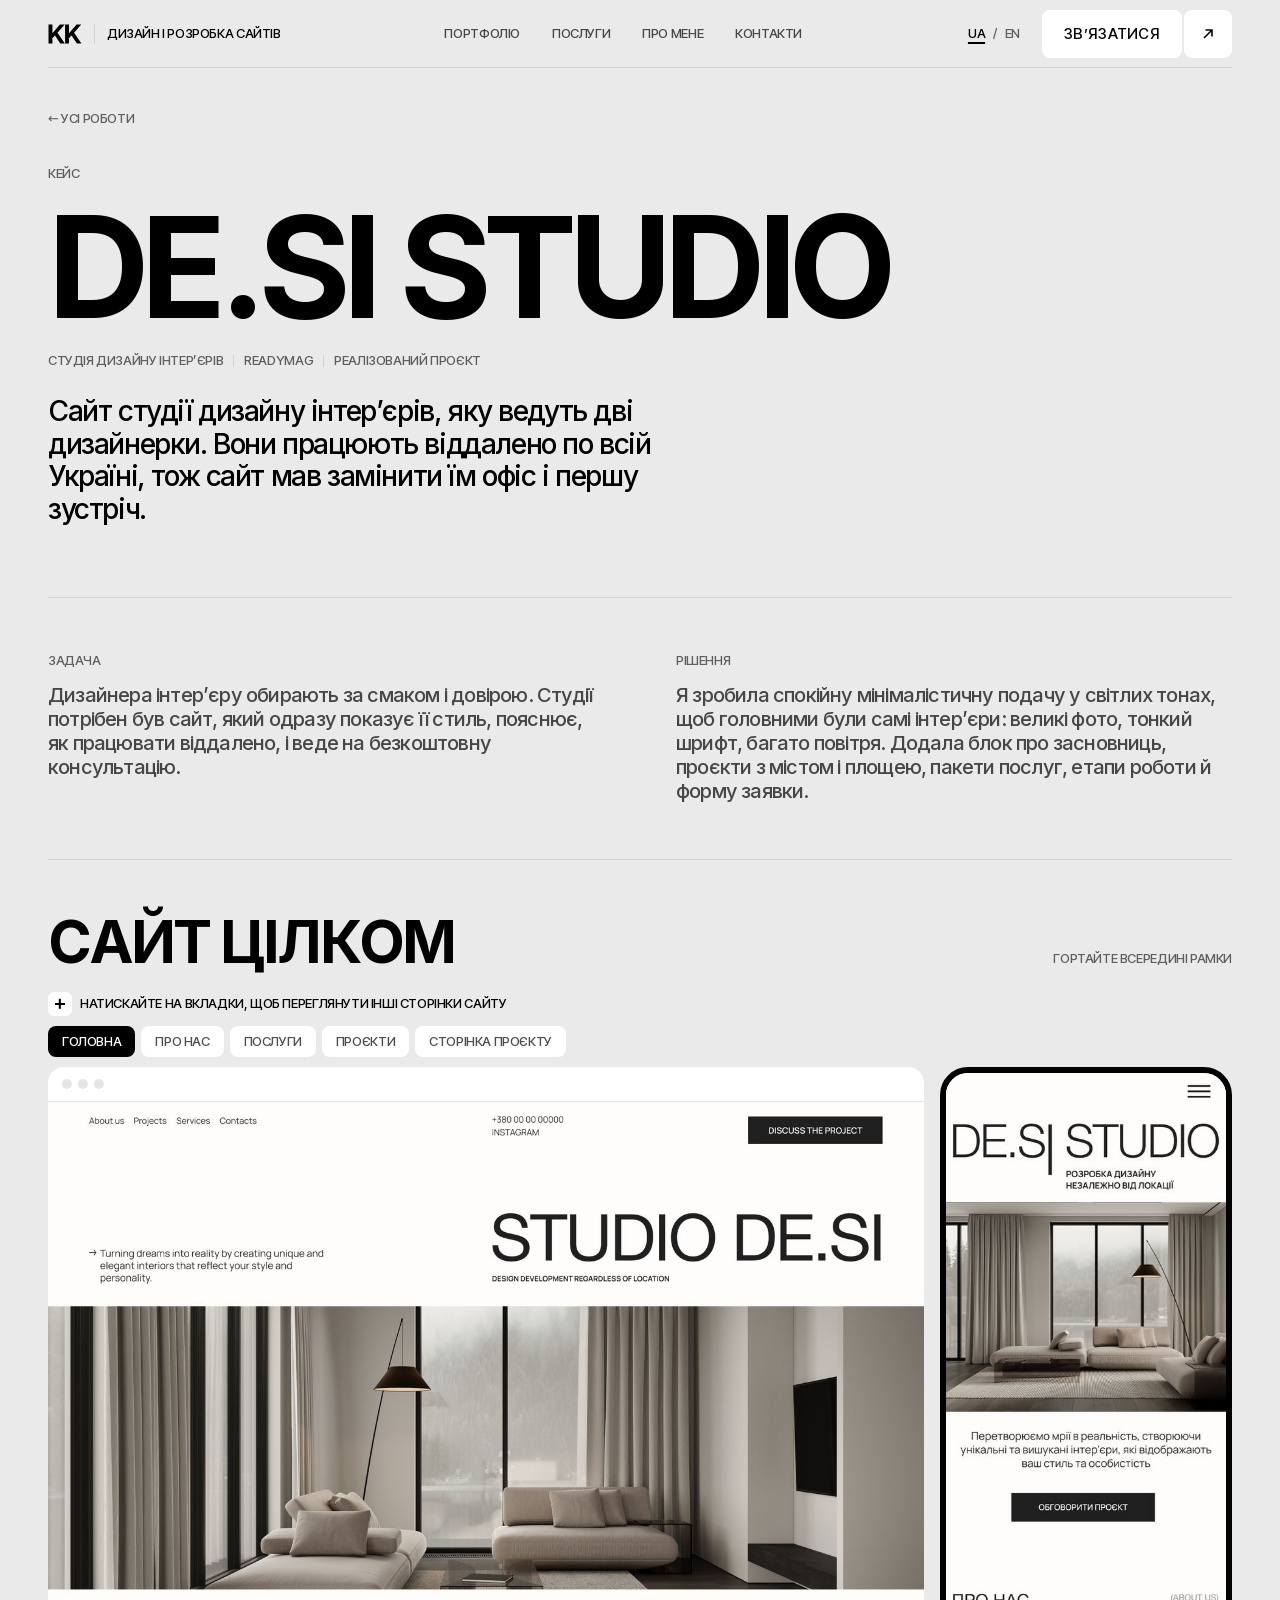
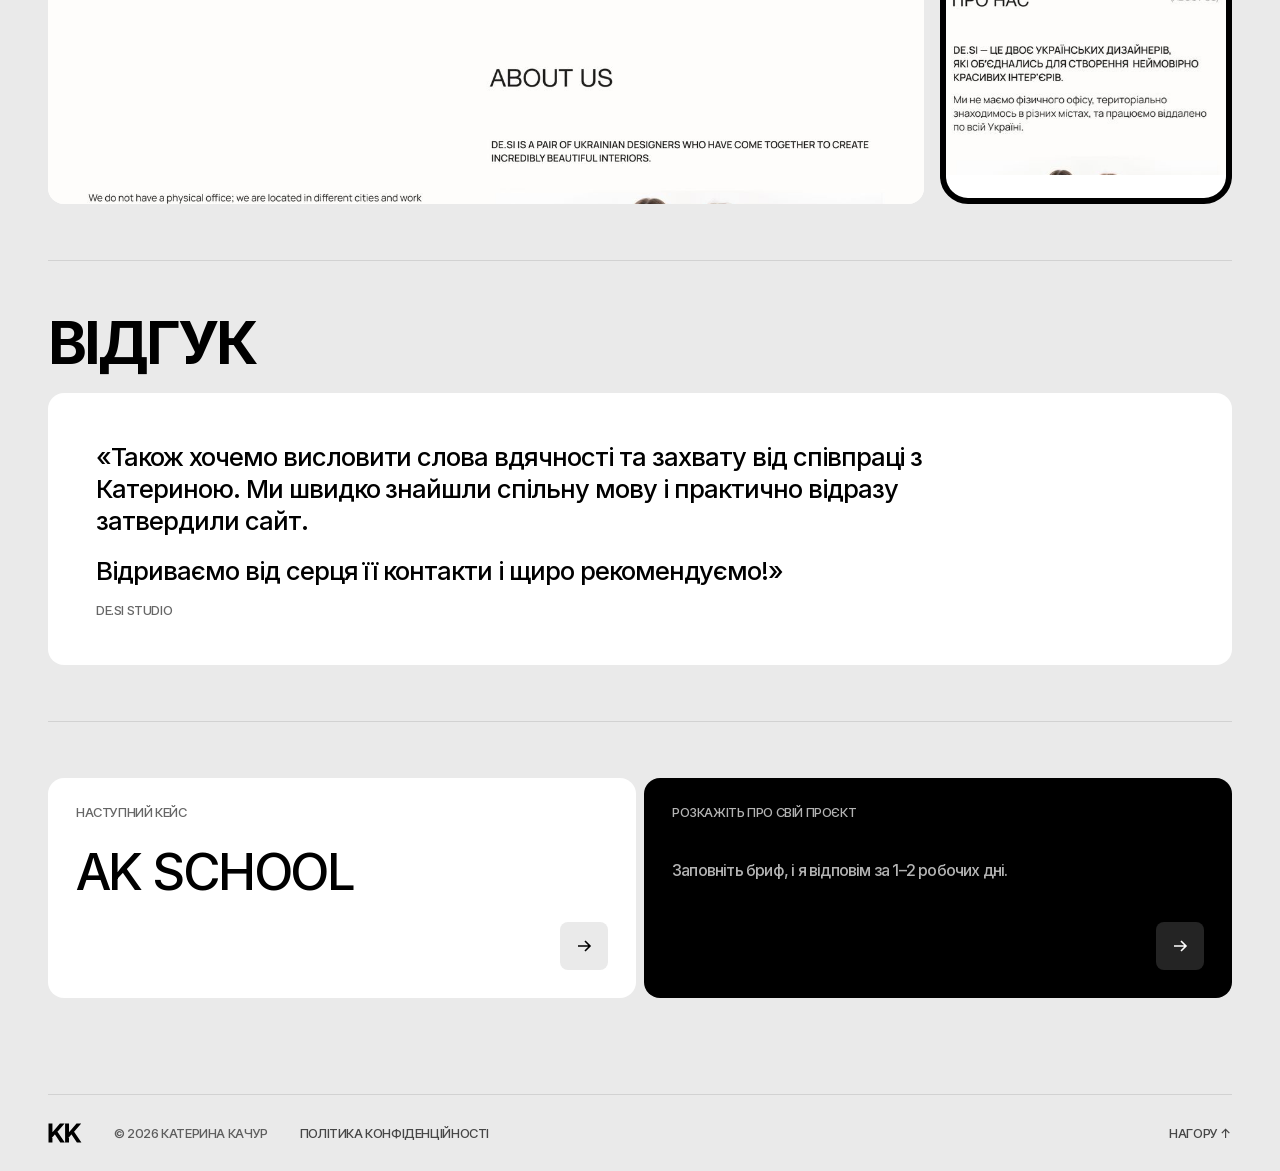
<file: desi-studio/index.html>
<!doctype html>
<html lang="uk">
<head>
<meta charset="utf-8">
<meta name="viewport" content="width=device-width, initial-scale=1, viewport-fit=cover">
<title>Кейс DE.SI Studio — сайт студії дизайну інтер’єрів | Катерина Качур</title>
<meta name="description" content="Кейс: дизайн і розробка сайту студії дизайну інтер’єрів DE.SI Studio у Readymag. Веб-дизайнерка Катерина Качур.">
<link rel="canonical" href="https://kateriis.github.io/desi-studio/">
<meta name="robots" content="index, follow, max-image-preview:large">
<link rel="icon" href="../favicon.svg" type="image/svg+xml">
<link rel="apple-touch-icon" href="../apple-touch-icon.png">
<meta property="og:type" content="article">
<meta property="og:locale" content="uk_UA">
<meta property="og:site_name" content="Катерина Качур">
<meta property="og:title" content="Кейс DE.SI Studio — сайт студії дизайну інтер’єрів | Катерина Качур">
<meta property="og:description" content="Сайт студії дизайну інтер’єрів, яку ведуть дві дизайнерки. Вони працюють віддалено по всій Україні, тож сайт мав замінити їм офіс і першу зустріч.">
<meta property="og:url" content="https://kateriis.github.io/desi-studio/">
<meta property="og:image" content="https://kateriis.github.io/og.jpg">
<meta name="twitter:card" content="summary_large_image">
<meta name="theme-color" content="#eaeaea">
<script type="application/ld+json">{"@context": "https://schema.org", "@type": "CreativeWork", "name": "DE.SI Studio", "url": "https://kateriis.github.io/desi-studio/", "image": "https://kateriis.github.io/assets/cases/full/desi-page-home.jpg", "creator": {"@id": "https://kateriis.github.io/#person"}, "inLanguage": "uk", "about": "Студія дизайну інтер’єрів"}</script>
<style>
@font-face {
  font-family: 'Inter';
  font-style: normal;
  font-weight: 400 700;
  font-display: swap;
  src: url('../assets/fonts/Inter-cyrillic-ext.woff2') format('woff2');
  unicode-range: U+0460-052F, U+1C80-1C8A, U+20B4, U+2DE0-2DFF, U+A640-A69F, U+FE2E-FE2F;
}
/* Inter, cyrillic */
@font-face {
  font-family: 'Inter';
  font-style: normal;
  font-weight: 400 700;
  font-display: swap;
  src: url('../assets/fonts/Inter-cyrillic.woff2') format('woff2');
  unicode-range: U+0301, U+0400-045F, U+0490-0491, U+04B0-04B1, U+2116;
}
/* Inter, latin-ext */
@font-face {
  font-family: 'Inter';
  font-style: normal;
  font-weight: 400 700;
  font-display: swap;
  src: url('../assets/fonts/Inter-latin-ext.woff2') format('woff2');
  unicode-range: U+0100-02BA, U+02BD-02C5, U+02C7-02CC, U+02CE-02D7, U+02DD-02FF, U+0304, U+0308, U+0329, U+1D00-1DBF, U+1E00-1E9F, U+1EF2-1EFF, U+2020, U+20A0-20AB, U+20AD-20C4, U+2113, U+2C60-2C7F, U+A720-A7FF;
}
/* Inter, latin */
@font-face {
  font-family: 'Inter';
  font-style: normal;
  font-weight: 400 700;
  font-display: swap;
  src: url('../assets/fonts/Inter-latin.woff2') format('woff2');
  unicode-range: U+0000-00FF, U+0131, U+0152-0153, U+02BB-02BC, U+02C6, U+02DA, U+02DC, U+0304, U+0308, U+0329, U+2000-206F, U+20AC, U+2122, U+2191, U+2193, U+2212, U+2215, U+FEFF, U+FFFD;
}
/* Inter Tight, cyrillic-ext */
@font-face {
  font-family: 'Inter Tight';
  font-style: normal;
  font-weight: 400 500;
  font-display: swap;
  src: url('../assets/fonts/InterTight-cyrillic-ext.woff2') format('woff2');
  unicode-range: U+0460-052F, U+1C80-1C8A, U+20B4, U+2DE0-2DFF, U+A640-A69F, U+FE2E-FE2F;
}
/* Inter Tight, cyrillic */
@font-face {
  font-family: 'Inter Tight';
  font-style: normal;
  font-weight: 400 500;
  font-display: swap;
  src: url('../assets/fonts/InterTight-cyrillic.woff2') format('woff2');
  unicode-range: U+0301, U+0400-045F, U+0490-0491, U+04B0-04B1, U+2116;
}
/* Inter Tight, latin-ext */
@font-face {
  font-family: 'Inter Tight';
  font-style: normal;
  font-weight: 400 500;
  font-display: swap;
  src: url('../assets/fonts/InterTight-latin-ext.woff2') format('woff2');
  unicode-range: U+0100-02BA, U+02BD-02C5, U+02C7-02CC, U+02CE-02D7, U+02DD-02FF, U+0304, U+0308, U+0329, U+1D00-1DBF, U+1E00-1E9F, U+1EF2-1EFF, U+2020, U+20A0-20AB, U+20AD-20C4, U+2113, U+2C60-2C7F, U+A720-A7FF;
}
/* Inter Tight, latin */
@font-face {
  font-family: 'Inter Tight';
  font-style: normal;
  font-weight: 400 500;
  font-display: swap;
  src: url('../assets/fonts/InterTight-latin.woff2') format('woff2');
  unicode-range: U+0000-00FF, U+0131, U+0152-0153, U+02BB-02BC, U+02C6, U+02DA, U+02DC, U+0304, U+0308, U+0329, U+2000-206F, U+20AC, U+2122, U+2191, U+2193, U+2212, U+2215, U+FEFF, U+FFFD;
}


  html { -webkit-text-size-adjust: 100%; }
  img { max-width: 100%; }
  [hidden] { display: none !important; }
</style>
<link rel="stylesheet" href="../assets/site.css">
<style>
.case-page { padding-block: 40px 0; }
.case-back { color: var(--ink-50); text-decoration: none; }
.case-back:hover { color: var(--ink); }
.case-hero { display: grid; gap: 28px; padding-block: 40px 72px; }
.case-hero .eyebrow { color: var(--ink-50); }
.case-title { margin: 0; font: 700 clamp(56px, 11vw, 176px)/.84 var(--display); letter-spacing: -.055em; text-transform: uppercase; }
.case-hero .case-meta { justify-content: flex-start; }
.case-lead { margin: 0; font: 500 clamp(22px, 2.2vw, 32px)/1.15 var(--sans); letter-spacing: -.05em; max-width: 36ch; }
.case-ts { display: grid; grid-template-columns: repeat(2, minmax(0, 1fr)); gap: 32px 72px; padding-block: 56px; border-top: 1px solid var(--line); }
.case-ts section { display: grid; gap: 16px; align-content: start; }
.case-ts .eyebrow, .case-block-head .eyebrow { color: var(--ink-50); }
.case-ts p { margin: 0; font-size: 20px; color: var(--ink-70); max-width: 46ch; }
.case-list { margin: 0; padding-left: 0; list-style: none; counter-reset: n; display: grid; gap: 12px; }
.case-list li { counter-increment: n; display: grid; grid-template-columns: 32px 1fr; font-size: 18px; color: var(--ink-70); max-width: 52ch; }
.case-list li::before { content: "0" counter(n); font: 500 13px/1.9 var(--tight); color: var(--ink-50); }
.frame-head { display: flex; flex-wrap: wrap; align-items: center; justify-content: space-between; gap: 8px 20px; }
.frame-head .eyebrow { color: var(--ink-50); }
.tabs-hint { display: inline-flex; align-items: center; gap: 8px; font: 500 13px/1 var(--tight); letter-spacing: -.03em; text-transform: uppercase; color: var(--ink); }
.page-tabs { display: flex; flex-wrap: wrap; gap: 6px; }
.page-tabs button { padding: 9px 14px; border: 0; border-radius: var(--r-md); background: var(--surface); font: 500 13px/1 var(--tight); letter-spacing: -.03em; text-transform: uppercase; color: var(--ink-70); cursor: pointer; transition: background .3s var(--ease), color .3s var(--ease); }
.page-tabs button:hover { background: var(--surface-2); color: var(--ink); }
.page-tabs button[aria-selected="true"] { background: var(--ink); color: var(--surface); }
.page-tabs button:focus-visible { outline: 2px solid var(--ink); outline-offset: 2px; }
.variants { display: grid; grid-template-columns: repeat(3, minmax(0, 1fr)); gap: 8px; }
.variants figure { margin: 0; display: grid; gap: 10px; }
.variants img { width: 100%; height: auto; display: block; border-radius: var(--r-md); }
.variants figcaption { color: var(--ink-50); }
.case-features { grid-column: 1 / -1; display: grid; gap: 14px; }
.case-features ul { list-style: none; margin: 0; padding: 0; display: flex; flex-wrap: wrap; gap: 8px; }
.case-features li { padding: 10px 14px; border-radius: var(--r-md); background: var(--surface); font-size: 15px; }
.case-block { display: grid; gap: 24px; padding-block: 56px; border-top: 1px solid var(--line); }
.case-block-head { display: flex; flex-wrap: wrap; align-items: baseline; justify-content: space-between; gap: 12px; }
.case-block-head h2 { margin: 0; font: 700 clamp(36px, 4.6vw, 72px)/.88 var(--display); letter-spacing: -.05em; text-transform: uppercase; }
.showcase { display: grid; grid-template-columns: minmax(0, 3fr) minmax(0, 1fr); gap: 16px; align-items: start; }
.frame { display: grid; gap: 10px; min-width: 0; }
@supports (grid-template-rows: subgrid) {
  .showcase { grid-template-rows: auto auto auto; row-gap: 10px; }
  .frame { grid-row: span 3; grid-template-rows: subgrid; row-gap: 10px; }
  .frame > .eyebrow, .frame > .frame-head { grid-row: 1; }
  .frame > .page-tabs { grid-row: 2; }
  .frame > .frame-box { grid-row: 3; }
}
.frame .eyebrow { color: var(--ink-50); }
.frame-box { border-radius: var(--r-lg); background: var(--surface); overflow: hidden; }
.frame-bar { display: flex; gap: 6px; padding: 12px 14px; border-bottom: 1px solid var(--line); }
.frame-bar i { width: 10px; height: 10px; border-radius: 50%; background: var(--line); }
.frame-scroll { height: min(78vh, 760px); overflow-y: auto; overscroll-behavior: contain; -webkit-overflow-scrolling: touch; }
.frame-scroll img { display: block; width: 100%; height: auto; }
.frame--phone .frame-box { border: 6px solid var(--ink); border-radius: 28px; }
.case-review { margin: 0; display: grid; gap: 18px; padding: clamp(24px, 4vw, 48px); background: var(--surface); border-radius: var(--r-lg); }
.case-review p { margin: 0; font: 500 clamp(20px, 2vw, 28px)/1.25 var(--sans); letter-spacing: -.04em; max-width: 52ch; }
.case-review p:first-child::before { content: "«"; }
.case-review p:last-of-type::after { content: "»"; }
html[lang="en"] .case-review p:first-child::before { content: "“"; }
html[lang="en"] .case-review p:last-of-type::after { content: "”"; }
.case-review cite { font: 500 13px/1 var(--tight); font-style: normal; text-transform: uppercase; letter-spacing: -.03em; color: var(--ink-50); }
.case-next { display: grid; grid-template-columns: minmax(0, 1fr) minmax(0, 1fr); gap: 8px; padding-block: 56px 96px; border-top: 1px solid var(--line); }
.next-card { display: grid; gap: 18px; align-content: space-between; min-height: 220px; padding: 28px; border-radius: var(--r-lg); background: var(--surface); text-decoration: none; transition: background .3s var(--ease); }
.next-card .eyebrow { color: var(--ink-50); }
.next-card strong { font: 500 clamp(32px, 4vw, 56px)/.9 var(--display); letter-spacing: -.05em; text-transform: uppercase; }
.next-card .arrow-sq { justify-self: end; width: var(--button-h); height: var(--button-h); display: grid; place-items: center; border-radius: var(--r-md); background: var(--bg); }
.next-card .arrow-sq svg { width: 18px; height: 18px; transition: transform .3s var(--ease); }
.next-card:hover { background: var(--surface-2); }
.next-card:hover .arrow-sq svg { transform: translateX(3px); }
.next-card--dark { background: var(--ink); color: var(--surface); }
.next-card--dark:hover { background: var(--ink); }
.next-card--dark .eyebrow, .next-card--dark p { color: rgba(255, 255, 255, .7); }
.next-card--dark p { margin: 0; max-width: 32ch; }
.next-card--dark .arrow-sq { background: rgba(255, 255, 255, .14); }
@media (max-width: 899px) {
  .case-ts, .case-next { grid-template-columns: 1fr; }
  .showcase { grid-template-columns: 1fr; }
  .frame-scroll { height: 70vh; }
  .variants { grid-template-columns: 1fr; }
  .frame--phone { width: min(100%, 320px); justify-self: center; }
}
</style>
<script>if (!matchMedia('(prefers-reduced-motion: reduce)').matches) document.documentElement.classList.add('anim');</script>
</head>
<body id="case-top">
<div class="page">
  <header class="topbar">
    <a class="brand" href="../index.html" aria-label="Катерина Качур, на початок">
      <svg viewBox="71 454 2663 1570" aria-hidden="true"><path id="kk-mark" fill="currentColor" d="M333.18 1673.02V1291.76Q384.1 1229.98 435.29 1168.89Q486.48 1107.8 537.63 1046.75Q588.78 985.7 640.16 924.38L1007.92 494H1377.14L748.16 1220.06H723.5ZM111.28 1984V494H418.72V905.54V1282.56V1429.42V1984ZM1037.24 1984 591.76 1308.64 776.73 1074.84 1392.26 1984Z M1634.78 1673.02V1291.76Q1685.7 1229.98 1736.89 1168.89Q1788.08 1107.8 1839.23 1046.75Q1890.38 985.7 1941.76 924.38L2309.52 494H2678.74L2049.76 1220.06H2025.1ZM1412.88 1984V494H1720.32V905.54V1282.56V1429.42V1984ZM2338.84 1984 1893.36 1308.64 2078.33 1074.84 2693.86 1984Z"/></svg>
      <span class="sep" aria-hidden="true"></span>
      <span class="eyebrow">Дизайн і розробка сайтів</span>
    </a>
    <nav class="links eyebrow" aria-label="Розділи">
      <a href="../index.html#work">Портфоліо</a>
      <a href="../index.html#services">Послуги</a>
      <a href="../index.html#about">Про мене</a>
      <a href="../index.html#contact">Контакти</a>
    </nav>
    <div class="topbar-end">
    <div class="lang" role="group" aria-label="Мова / Language">
      <button type="button" data-lang="uk" aria-pressed="true">UA</button>
      <span aria-hidden="true">/</span>
      <button type="button" data-lang="en" aria-pressed="false">EN</button>
    </div>
    <a class="btn btn--ghost topbar-cta" href="../index.html#contact">
      <span class="label">Зв’язатися</span>
      <span class="arrow arrow--diag" aria-hidden="true"><svg viewBox="0 0 18 18" fill="none" stroke="currentColor" stroke-width="1.6"><path d="M5 13 13 5M6.5 5H13v6.5"/></svg></span>
    </a>
    <button class="burger" type="button" aria-label="Відкрити меню" aria-expanded="false" aria-controls="mobileMenu"><i></i><i></i></button>
    </div>
  </header>

  <div class="menu" id="mobileMenu" hidden>
    <nav class="menu-links" aria-label="Меню">
      <a href="../index.html#work"><span>01</span>Портфоліо</a>
      <a href="../index.html#services"><span>02</span>Послуги</a>
      <a href="../index.html#process"><span>03</span>Етапи</a>
      <a href="../index.html#about"><span>04</span>Про мене</a>
      <a href="../index.html#faq"><span>05</span>Питання</a>
      <a href="../index.html#contact"><span>06</span>Контакти</a>
    </nav>
    <div class="menu-foot">
      <a class="btn" href="https://kateriis.github.io/brief/" target="_blank" rel="noopener">
        <span class="label">Заповнити бриф</span>
        <span class="arrow" aria-hidden="true"><svg viewBox="0 0 18 18" fill="none" stroke="currentColor" stroke-width="1.6"><path d="M3 9h12M10 4l5 5-5 5"/></svg></span>
      </a>
      <a class="menu-tg eyebrow" href="https://t.me/kateriis" target="_blank" rel="noopener">Telegram @kateriis</a>
    </div>
  </div>


  <main id="main" class="case-page">
    <a class="case-back eyebrow" href="../index.html#work">← Усі роботи</a>
    <header class="case-hero">
      <span class="eyebrow">Кейс</span>
      <h1 class="case-title">DE.SI Studio</h1>
      <p class="case-meta eyebrow">Студія дизайну інтер’єрів <i></i> Readymag <i></i> Реалізований проєкт</p>
      <p class="case-lead">Сайт студії дизайну інтер’єрів, яку ведуть дві дизайнерки. Вони працюють віддалено по всій Україні, тож сайт мав замінити їм офіс і першу зустріч.</p>
    </header>

    <div class="case-ts">
      <section><span class="eyebrow">Задача</span><p>Дизайнера інтер’єру обирають за смаком і довірою. Студії потрібен був сайт, який одразу показує її стиль, пояснює, як працювати віддалено, і веде на безкоштовну консультацію.</p></section>
      <section><span class="eyebrow">Рішення</span><p>Я зробила спокійну мінімалістичну подачу у світлих тонах, щоб головними були самі інтер’єри: великі фото, тонкий шрифт, багато повітря. Додала блок про засновниць, проєкти з містом і площею, пакети послуг, етапи роботи й форму заявки.</p></section>
    </div>

    <section class="case-block" aria-labelledby="fullTitle">
      <div class="case-block-head"><h2 id="fullTitle" class="split">Сайт цілком</h2><span class="eyebrow">Гортайте всередині рамки</span></div>
      <div class="showcase">
        <figure class="frame" style="margin:0">
          <div class="frame-head"><span class="tabs-hint"><span class="st-plus st-plus--mini" aria-hidden="true"></span>Натискайте на вкладки, щоб переглянути інші сторінки сайту</span></div><div class="page-tabs" role="tablist"><button type="button" role="tab" aria-selected="true" data-src="../assets/cases/full/desi-page-home.jpg" data-w="1440" data-h="5482" data-msrc="../assets/cases/full/desi-mobile-full.jpg" data-mw="430" data-mh="4602">Головна</button><button type="button" role="tab" aria-selected="false" data-src="../assets/cases/full/desi-page-about.jpg" data-w="1440" data-h="2688" data-msrc="../assets/cases/full/desi-mob-about.jpg" data-mw="430" data-mh="3711">Про нас</button><button type="button" role="tab" aria-selected="false" data-src="../assets/cases/full/desi-page-services.jpg" data-w="1440" data-h="5430" data-msrc="../assets/cases/full/desi-mob-services.jpg" data-mw="430" data-mh="4722">Послуги</button><button type="button" role="tab" aria-selected="false" data-src="../assets/cases/full/desi-page-projects.jpg" data-w="1440" data-h="3822" data-msrc="../assets/cases/full/desi-mob-projects.jpg" data-mw="430" data-mh="2340">Проєкти</button><button type="button" role="tab" aria-selected="false" data-src="../assets/cases/full/desi-page-project.jpg" data-w="1440" data-h="6865" data-msrc="../assets/cases/full/desi-mob-project.jpg" data-mw="430" data-mh="5756">Сторінка проєкту</button></div>
          <div class="frame-box"><div class="frame-bar" aria-hidden="true"><i></i><i></i><i></i></div>
            <div class="frame-scroll" tabindex="0"><img class="page-img" src="../assets/cases/full/desi-page-home.jpg" alt="Сайт DE.SI Studio повністю, версія для комп’ютера" width="1440" height="5482" loading="lazy"></div></div>
        </figure>
        <figure class="frame frame--phone" style="margin:0">
          <div class="frame-box"><div class="frame-scroll" tabindex="0"><img class="page-mimg" src="../assets/cases/full/desi-mobile-full.jpg" alt="Сайт DE.SI Studio повністю, версія для телефона" width="430" height="4602" loading="lazy"></div></div>
        </figure>
      </div>
    </section>


    <section class="case-block" aria-labelledby="reviewTitle">
      <div class="case-block-head"><h2 id="reviewTitle" class="split">Відгук</h2></div>
      <blockquote class="case-review"><p>Також хочемо висловити слова вдячності та захвату від співпраці з Катериною. Ми швидко знайшли спільну мову і практично відразу затвердили сайт.</p><p>Відриваємо від серця її контакти і щиро рекомендуємо!</p><cite>DE.SI Studio</cite></blockquote>
    </section>

    <nav class="case-next" aria-label="Наступний кейс">
      <a class="next-card" href="../ak-school/index.html">
        <span class="eyebrow">Наступний кейс</span>
        <strong>AK School</strong>
        <span class="arrow-sq" aria-hidden="true"><svg viewBox="0 0 18 18" fill="none" stroke="currentColor" stroke-width="1.6"><path d="M3 9h12M10 4l5 5-5 5"/></svg></span>
      </a>
      <a class="next-card next-card--dark" href="https://kateriis.github.io/brief/" target="_blank" rel="noopener">
        <span class="eyebrow">Розкажіть про свій проєкт</span>
        <p>Заповніть бриф, і я відповім за 1–2 робочих дні.</p>
        <span class="arrow-sq" aria-hidden="true"><svg viewBox="0 0 18 18" fill="none" stroke="currentColor" stroke-width="1.6"><path d="M3 9h12M10 4l5 5-5 5"/></svg></span>
      </a>
    </nav>
  </main>

  <footer class="footer">
    <a class="brand" href="#case-top" aria-label="Катерина Качур, на початок">
      <svg viewBox="71 454 2663 1570" aria-hidden="true"><use href="#kk-mark"></use></svg>
    </a>
    <span class="eyebrow footer-copy">© 2026 Катерина Качур</span>
    <a class="eyebrow footer-link" href="https://kateriis.github.io/privacy.html" target="_blank" rel="noopener">Політика конфіденційності</a>
    <a class="eyebrow footer-link footer-top" href="#case-top">Нагору ↑</a>
  </footer>
</div>
<script>
// Language switch (UA / EN) without reloading: swaps text nodes, alt and aria-label by dictionary.
(() => {
  const EN = {"Катерина Качур, на початок": "Kateryna Kachur, back to top", "Дизайн і розробка сайтів": "Website design & development", "Розділи": "Sections", "Портфоліо": "Portfolio", "Послуги": "Services", "Про мене": "About", "Контакти": "Contact", "Зв’язатися": "Get in touch", "Меню": "Menu", "Етапи": "Process", "Питання": "FAQ", "Заповнити бриф": "Fill in the brief", "Катерина Качур (Kateryna Kachur) — веб-дизайнерка": "Kateryna Kachur — web designer", "Катерина Качур — веб-дизайнерка, дизайн і розробка сайтів": "Kateryna Kachur — web designer, website design and development", "Катерина Качур лежить на бруківці й дивиться в камеру": "Kateryna Kachur lying on cobblestones and looking at the camera", "Катерина Качур": "Kateryna Kachur", "Веб-дизайнерка": "Web designer", "Вас оцінюють за перші": "People judge you in the first", "3 секунди.": "3 seconds.", "Я роблю так, щоб вони працювали на вас.": "I make them work for you.", "Дизайн у Figma і розробка у Webflow, Readymag або Claude Code.": "Design in Figma, development in Webflow, Readymag or Claude Code.", "авторський дизайн без шаблонів": "original design, no templates", "Figma → сайт": "Figma → website", "заявки з сайту приходять одразу вам": "enquiries from the site come straight to you", "Вибрані проєкти": "Selected work", "Онлайн-школа іноземних мов": "Online language school", "Редизайн": "Redesign", "Новий перший екран сайту Speakeasy": "The new first screen of the Speakeasy website", "Перша версія сайту Speakeasy": "The first version of the Speakeasy website", "Було": "Before", "Стало": "After", "Порівняти першу версію і редизайн": "Compare the first version and the redesign", "Спершу я зробила для школи перший сайт, а згодом клієнт повернувся по редизайн. Прибрала зайвий декор, додала живі фото учнів і залишила одну головну дію: записатися на пробне заняття.": "I built the school’s first website, and later the client came back for a redesign. I removed the extra decoration, added real photos of the students and kept one main action: booking a trial lesson.", "версії сайту для одного клієнта": "versions of the website for one client", "Перейти на сайт": "Visit website", "Студія дизайну інтер’єрів": "Interior design studio", "Перший екран сайту DE.SI Studio на комп’ютері": "The first screen of the DE.SI Studio website on desktop", "Перший екран сайту DE.SI Studio на телефоні": "The first screen of the DE.SI Studio website on mobile", "Сайт двох дизайнерок, які працюють віддалено по всій Україні. Спокійна мінімалістична подача, щоб головними були інтер’єри.": "A website for two designers who work remotely across Ukraine. A calm, minimal presentation that lets the interiors take centre stage.", "«Ми швидко знайшли спільну мову і практично відразу затвердили сайт»": "“We quickly found common ground and approved the website almost straight away”", "Реалізований проєкт": "Completed project", "Школа англійської мови": "English language school", "Дизайн і тексти": "Design & copy", "Перший екран сайту AK School на комп’ютері": "The first screen of the AK School website on desktop", "Перший екран сайту AK School на телефоні": "The first screen of the AK School website on mobile", "«Цей сайт вийшов в 1000 разів краще, ніж я представляла»": "“This website turned out a thousand times better than I imagined”", "Вартість": "Pricing", "Послуги і ціни": "Services & prices", "Беру проєкт цілком: від аналізу ніші до запуску сайту.": "I take on the whole project, from niche research to launch.", "Лендинг": "Landing page", "від $300": "from $300", "від $600": "from $600", "від $250": "from $250", "Одна сторінка під одну задачу: продати курс, послугу чи запуск.": "One page for one goal: selling a course, a service or a launch.", "Аналіз ніші, аудиторії й конкурентів": "Research into your niche, audience and competitors", "Структура і прототип, тексти за домовленістю": "Structure and wireframe, copywriting if agreed", "Мудборд, палітра й шрифти": "Moodboard, colour palette and fonts", "Дизайн у Figma для комп’ютера, планшета й телефона": "Design in Figma for desktop, tablet and mobile", "Розробка у Webflow, Readymag або Claude Code": "Development in Webflow, Readymag or Claude Code", "Домен, оплата через WayForPay, базове SEO й заявки в Telegram": "Domain, WayForPay payments, basic SEO and enquiries to Telegram", "Інструкція, як оновлювати сайт": "A guide to updating your website", "Багатосторінковий сайт": "Multi-page website", "Сайт компанії, школи чи студії: послуги, команда, відгуки й окремі сторінки під кожен напрямок.": "A website for a company, school or studio: services, team, reviews and a separate page for each line of work.", "Дизайн усіх сторінок і поп-апів для комп’ютера, планшета й телефона": "Design of every page and pop-up for desktop, tablet and mobile", "Оновлення сайту, який уже є: сучасний вигляд, зрозуміла структура й одна головна дія. Як у кейсі Speakeasy.": "A refresh of the website you already have: a modern look, a clear structure and one main action. Like the Speakeasy case.", "Розбір нинішнього сайту: що заважає заявкам": "An audit of your current site: what holds back enquiries", "Аналіз конкурентів": "Competitor research", "Новий дизайн ключових сторінок": "New design for the key pages", "Оновлення текстів за домовленістю": "Copy updates if agreed", "Точну вартість назву після брифу: вона залежить від кількості блоків, анімацій і текстів.": "I’ll give you the exact price after the brief: it depends on the number of sections, animations and copy.", "Як я працюю": "How I work", "Етапи роботи": "Process", "3–4 тижні": "3–4 weeks", "зазвичай займає лендинг від брифу до запуску": "is how long a landing page usually takes, from brief to launch", "Натисніть на картку, щоб дізнатися більше": "Tap a card to learn more", "Бриф": "Brief", "Заповнюєте бриф або созвонюємося: цілі, обсяг роботи, стиль, терміни й бюджет. Після цього надсилаю комерційну пропозицію.": "You fill in the brief or we have a call: goals, scope, style, timeline and budget. Then I send you a proposal.", "Аналіз": "Research", "Вивчаю нішу, вашу аудиторію й конкурентів, щоб зрозуміти, на чому зробити акцент і чим вирізнитися.": "I study your niche, audience and competitors to see what to emphasise and how to stand out.", "Прототип": "Wireframe", "Складаю структуру сайту, за домовленістю пишу тексти й збираю вайрфрейм: що й де стоїть на кожній сторінці.": "I plan the site structure, write the copy if agreed and build a wireframe: what goes where on every page.", "Мудборд": "Moodboard", "Підбираю референси, палітру й шрифтову пару, щоб ми погодили настрій сайту ще до дизайну.": "I gather references, a colour palette and a font pairing so we agree on the mood before the design starts.", "Дизайн": "Design", "Показую 3 варіанти першого екрана. Після вибору малюю всю сторінку для комп’ютера, планшета й телефона.": "I show you 3 options for the first screen. Once you pick one, I design the whole page for desktop, tablet and mobile.", "Запуск": "Launch", "Збираю сайт у Webflow, Readymag або Claude Code, додаю анімацію, домен, оплату через WayForPay і базове SEO. Тестую й передаю з інструкцією.": "I build the site in Webflow, Readymag or Claude Code and add animation, the domain, WayForPay payments and basic SEO. I test everything and hand it over with a guide.", "Катерина Качур за робочим столом": "Kateryna Kachur at her desk", "Гарний сайт важливий. Але головне, щоб він приводив вам клієнтів.": "A good-looking website matters. But what matters most is that it brings you clients.", "Мене звати Катерина. Я у дизайні з 2023 року: прийшла у професію після курсу веб-дизайну й відтоді роблю сайти для шкіл, студій та експертів з України та Європи.": "I’m Kateryna. I’ve been in design since 2023: I came into the field after a web design course and have been building websites for schools, studios and experts from Ukraine and Europe ever since.", "Для мене сайт — це інструмент. Тому я спершу розбираюся в задачі вашого бізнесу й аудиторії, а вже потім підбираю стиль.": "To me, a website is a tool. So I start by understanding your business and your audience, and only then choose the style.", "рік, з якого я у дизайні": "the year I started in design", "клієнти з України та Європи": "clients from Ukraine and Europe", "Навички": "Skills", "Веб-дизайн": "Web design", "UX-структура": "UX structure", "Копірайтинг": "Copywriting", "Адаптив": "Responsive design", "Анімація": "Animation", "Базове SEO": "Basic SEO", "Інструменти": "Tools", "Часті питання": "Questions", "Не знайшли відповіді?": "Didn’t find your answer?", "Напишіть мені в Telegram, і я відповім особисто.": "Message me on Telegram and I’ll reply personally.", "Написати в Telegram": "Message on Telegram", "З чого почати?": "Where do we start?", "Заповніть бриф: це займе близько 15 хвилин. Я прочитаю його за 1–2 робочих дні, напишу вам і запропоную короткий дзвінок. Після дзвінка надішлю пропозицію з етапами, термінами й вартістю.": "Fill in the brief: it takes about 15 minutes. I’ll read it within 1–2 working days, get back to you and suggest a short call. After the call I’ll send a proposal with the stages, timeline and price. The brief is in Ukrainian, so if that’s inconvenient, just message me on Telegram.", "Скільки триває робота?": "How long does it take?", "Лендинг зазвичай займає 3–4 тижні, багатосторінковий сайт довше: залежно від кількості сторінок. Точні терміни називаю в пропозиції й рахую в робочих днях. Якщо матеріали чи відповіді затримуються, терміни зсуваються на стільки ж.": "A landing page usually takes 3–4 weeks; a multi-page website takes longer, depending on the number of pages. I give exact dates in the proposal and count them in working days. If materials or feedback are delayed, the timeline shifts by the same amount.", "Що, якщо мені не сподобається дизайн?": "What if I don’t like the design?", "Ще до дизайну ми погоджуємо мудборд: референси, палітру й шрифти. Потім я показую 3 варіанти першого екрана, ви обираєте один, і лише після цього я малюю всю сторінку.": "Before the design starts, we agree on a moodboard: references, palette and fonts. Then I show you 3 options for the first screen, you choose one, and only then do I design the whole page.", "У мене немає текстів і фото. Як бути?": "I don’t have copy or photos. What now?", "Структуру сайту я продумую в будь-якому разі, а тексти можу написати за домовленістю. Фото й відео надаєте ви, а за потреби я допоможу підібрати матеріали зі стоків або згенерую фото за допомогою нейромережі.": "I plan the site structure either way, and I can write the copy if we agree on it. You provide the photos and video, and if needed I’ll help you pick stock images or generate photos with AI.", "Чи зможу я сам вносити зміни на сайт?": "Can I update the website myself?", "Так. Після запуску я передаю інструкцію, як оновлювати тексти, фото й ціни.": "Yes. After launch I give you a guide on how to update the text, photos and prices.", "Що не входить у вартість?": "What isn’t included in the price?", "Окремо оплачуються домен, тариф на платформі (Readymag або Webflow) і платні матеріали, наприклад фото зі стоків, якщо вони потрібні.": "The domain, the platform plan (Readymag or Webflow) and paid materials, such as stock photos if you need them, are paid for separately.", "Чи підтримуєте сайт після запуску?": "Do you support the website after launch?", "Так. Протягом місяця після запуску я на зв’язку: відповідаю на питання й допомагаю, якщо щось працює не так.": "Yes. For a month after launch I stay in touch: I answer questions and help if something isn’t working right.", "Ви працюєте лише з однією платформою?": "Do you work with only one platform?", "Ні. Я роблю сайти в Readymag, Webflow і Claude Code. Яку обрати, підкажу на дзвінку: це залежить від задачі, бюджету й того, як ви плануєте оновлювати сайт.": "No. I build websites in Readymag, Webflow and Claude Code. I’ll recommend one on our call: it depends on your goals, budget and how you plan to update the site.", "Тепер ваш хід": "Your move now", "Свій я вже зробила: показала роботи, ціни й етапи. Розкажіть про свій проєкт, і почнемо.": "I’ve made mine: shown you my work, prices and process. Tell me about your project, and let’s get started.", "© 2026 Катерина Качур": "© 2026 Kateryna Kachur", "Політика конфіденційності": "Privacy policy", "Нагору ↑": "Back to top ↑", "Відкрити меню": "Open menu", "Закрити меню": "Close menu", "Дивитися кейс": "View case", "Сайт школи з двома напрямками: для студентів і для викладачів. Команда, відгуки, безкоштовні ресурси й запис на перше заняття. З текстами теж допомагала я.": "A website for a school with two tracks: for students and for teachers. The team, reviews, free resources and sign-up for a first lesson. I helped with the copy too.", "Кейс": "Case study", "Задача": "The task", "Рішення": "The solution", "Що на сайті": "What’s on the site", "Сайт цілком": "The full website", "Комп’ютер": "Desktop", "Телефон": "Mobile", "Гортайте всередині рамки": "Scroll inside the frame", "Відгук": "Review", "Наступний кейс": "Next case", "Розкажіть про свій проєкт": "Tell me about your project", "Заповніть бриф, і я відповім за 1–2 робочих дні.": "Fill in the brief and I’ll get back to you within 1–2 working days.", "Readymag": "Readymag", "← Усі роботи": "← All work", "Перший екран з інтер’єром на всю ширину": "A full-width interior on the first screen", "Про засновниць і головне завдання студії": "The founders and the studio’s mission", "Проєкти з містом і площею": "Projects with city and floor area", "Пакети послуг: базовий, стандартний, преміум": "Service packages: basic, standard, premium", "5 етапів створення проєкту": "5 stages of a project", "Форма безкоштовної консультації": "Free consultation form", "Також хочемо висловити слова вдячності та захвату від співпраці з Катериною. Ми швидко знайшли спільну мову і практично відразу затвердили сайт.": "We also want to say how grateful and delighted we are to have worked with Kateryna. We quickly found common ground and approved the website almost straight away.", "Відриваємо від серця її контакти і щиро рекомендуємо!": "We’re sharing her contacts with a heavy heart and recommend her wholeheartedly!", "Головна": "Home", "Про нас": "About", "Проєкти": "Projects", "Сторінка проєкту": "Project page", "Натискайте на вкладки, щоб переглянути інші сторінки сайту": "Tap the tabs to browse other pages of the site", "Кейс DE.SI Studio — сайт студії дизайну інтер’єрів | Катерина Качур": "DE.SI Studio case study — interior design studio website | Kateryna Kachur", "Сайт студії дизайну інтер’єрів, яку ведуть дві дизайнерки. Вони працюють віддалено по всій Україні, тож сайт мав замінити їм офіс і першу зустріч.": "A website for an interior design studio run by two designers. They work remotely across Ukraine, so the site had to replace an office and a first meeting.", "Дизайнера інтер’єру обирають за смаком і довірою. Студії потрібен був сайт, який одразу показує її стиль, пояснює, як працювати віддалено, і веде на безкоштовну консультацію.": "People choose an interior designer on taste and trust. The studio needed a website that shows its style right away, explains how remote work goes, and leads to a free consultation.", "Я зробила спокійну мінімалістичну подачу у світлих тонах, щоб головними були самі інтер’єри: великі фото, тонкий шрифт, багато повітря. Додала блок про засновниць, проєкти з містом і площею, пакети послуг, етапи роботи й форму заявки.": "I created a calm, minimal presentation in light tones so the interiors take centre stage: large photos, a thin typeface and plenty of space. I added a section about the founders, projects with city and floor area, service packages, the process and an enquiry form.", "Сайт DE.SI Studio повністю, версія для комп’ютера": "The full DE.SI Studio website, desktop version", "Сайт DE.SI Studio повністю, версія для телефона": "The full DE.SI Studio website, mobile version", "DE.SI Studio": "DE.SI Studio"};
  const META = {"uk": {"title": "Кейс DE.SI Studio — сайт студії дизайну інтер’єрів | Катерина Качур", "desc": "Кейс: дизайн і розробка сайту студії дизайну інтер’єрів DE.SI Studio у Readymag. Веб-дизайнерка Катерина Качур."}, "en": {"title": "DE.SI Studio case study — interior design studio website | Kateryna Kachur", "desc": "Case study: design and Readymag development for the DE.SI interior design studio website. Web designer Kateryna Kachur."}};
  const norm = t => t.replace(/\u00a0/g, ' ').replace(/\s+/g, ' ').trim();
  const root = document.documentElement;
  const isSplit = el => el.closest && el.closest('.split, .scrub-words');
  const nodes = [], attrs = [], splits = [];
  document.querySelectorAll('.split, .scrub-words').forEach(el => {
    const uk = norm(el.textContent);
    splits.push({ el, uk, en: EN[uk] || uk });
    el.dataset.text = uk;
  });
  const walker = document.createTreeWalker(document.body, NodeFilter.SHOW_TEXT, {
    acceptNode: n => (!n.parentElement || n.parentElement.closest('script, style') || isSplit(n.parentElement)) ? NodeFilter.FILTER_REJECT : NodeFilter.FILTER_ACCEPT
  });
  for (let n; (n = walker.nextNode());) {
    const key = norm(n.nodeValue);
    if (EN[key]) nodes.push({ n, uk: n.nodeValue, en: n.nodeValue.match(/^\s*/)[0] + EN[key] + n.nodeValue.match(/\s*$/)[0] });
  }
  document.querySelectorAll('[alt], [aria-label]').forEach(el => {
    ['alt', 'aria-label'].forEach(a => {
      const v = el.getAttribute(a); if (!v) return;
      const key = norm(v);
      if (EN[key]) attrs.push({ el, a, uk: v, en: EN[key] });
    });
  });
  const desc = document.querySelector('meta[name="description"]');
  const buttons = document.querySelectorAll('.lang button');
  const apply = lang => {
    root.lang = lang;
    nodes.forEach(o => { o.n.nodeValue = o[lang]; });
    attrs.forEach(o => o.el.setAttribute(o.a, o[lang]));
    splits.forEach(o => { o.el.dataset.text = o[lang]; if (window.__resplit) window.__resplit(o.el); else o.el.textContent = o[lang]; });
    if (window.__rescrub) window.__rescrub();
    document.title = META[lang].title;
    if (desc) desc.setAttribute('content', META[lang].desc);
    buttons.forEach(b => b.setAttribute('aria-pressed', String(b.dataset.lang === lang)));
  };
  let saved = null;
  try { saved = sessionStorage.getItem('lang'); } catch (e) {}
  if (saved === 'en') apply('en');
  buttons.forEach(b => b.addEventListener('click', () => {
    apply(b.dataset.lang);
    try { sessionStorage.setItem('lang', b.dataset.lang); } catch (e) {}
  }));
})();
</script>
<script>
// Before / after slider: the range input drives the split position.
document.querySelectorAll('.compare').forEach(box => {
  const range = box.querySelector('.compare-range');
  const set = () => box.style.setProperty('--pos', range.value + '%');
  range.addEventListener('input', set);
  set();
});
</script>
<script>
// Stage cards: click opens the description; any other open card closes.
document.querySelectorAll('.st-card').forEach(card => {
  card.addEventListener('click', () => {
    const open = card.getAttribute('aria-expanded') !== 'true';
    document.querySelectorAll('.st-card[aria-expanded="true"]').forEach(c => c.setAttribute('aria-expanded', 'false'));
    card.setAttribute('aria-expanded', String(open));
  });
});
</script>
<script>
// Mobile menu: burger toggles the full-screen panel; links and Esc close it.
(() => {
  const btn = document.querySelector('.burger');
  const menu = document.getElementById('mobileMenu');
  const set = open => {
    menu.hidden = !open;
    btn.setAttribute('aria-expanded', String(open));
    btn.setAttribute('aria-label', (document.documentElement.lang === 'en') ? (open ? 'Close menu' : 'Open menu') : (open ? 'Закрити меню' : 'Відкрити меню'));
    document.body.classList.toggle('menu-open', open);
  };
  btn.addEventListener('click', () => set(menu.hidden));
  menu.querySelectorAll('a').forEach(a => a.addEventListener('click', () => set(false)));
  addEventListener('keydown', e => { if (e.key === 'Escape' && !menu.hidden) { set(false); btn.focus(); } });
  matchMedia('(min-width: 900px)').addEventListener('change', e => { if (e.matches) set(false); });
})();

// FAQ: opening one question closes the others (fallback for browsers without details[name]).
document.querySelectorAll('.faq-item').forEach(item => {
  item.addEventListener('toggle', () => {
    if (!item.open) return;
    document.querySelectorAll('.faq-item[open]').forEach(other => { if (other !== item) other.open = false; });
  });
});
</script>
<script>
// Motion: cursor parallax, blur-in headings, staircase, scroll-scrubbed About text.
(() => {
  const root = document.documentElement;
  if (!root.classList.contains('anim')) return;

  // Cursor parallax on the hero (desktop with a mouse only).
  if (matchMedia('(hover: hover) and (min-width: 900px)').matches) {
    const layers = [
      [document.querySelector('.name .l1'), -8],
      [document.querySelector('.name .l2'), -14],
      [document.querySelector('.photo'), 12],
    ].filter(([el]) => el);
    let tx = 0, ty = 0, x = 0, y = 0, raf = 0;
    const tick = () => {
      x += (tx - x) * .08; y += (ty - y) * .08;
      layers.forEach(([el, d]) => { el.style.translate = `${(x * d).toFixed(2)}px ${(y * d * .6).toFixed(2)}px`; });
      raf = Math.abs(tx - x) + Math.abs(ty - y) > .001 ? requestAnimationFrame(tick) : 0;
    };
    addEventListener('pointermove', e => {
      tx = e.clientX / innerWidth - .5; ty = e.clientY / innerHeight - .5;
      if (!raf) raf = requestAnimationFrame(tick);
    }, { passive: true });
  }

  // Split helpers keep the original text for screen readers.
  const letters = el => {
    const text = el.dataset.text || el.textContent.trim();
    el.setAttribute('aria-label', text);
    let i = 0;
    el.innerHTML = text.split(/ +/).map(w =>
      `<span class="w" aria-hidden="true">${[...w].map(c => `<span class="ch" style="--i:${i++}">${c}</span>`).join('')}</span>`
    ).join(' ');
  };
  const scrubWords = el => {
    const text = el.dataset.text || el.textContent.trim();
    el.setAttribute('aria-label', text);
    el.innerHTML = text.split(/ +/).map(w => `<span class="scrub-w" aria-hidden="true">${w}</span>`).join(' ');
  };
  document.querySelectorAll('.split').forEach(letters);
  document.querySelectorAll('.scrub-words').forEach(scrubWords);
  document.querySelectorAll('.stairs .st').forEach((li, i) => li.style.setProperty('--i', i));
  window.__resplit = el => (el.classList.contains('split') ? letters(el) : scrubWords(el));

  // Reveal on entering the viewport.
  const io = new IntersectionObserver(entries => entries.forEach(en => {
    if (!en.isIntersecting) return;
    const el = en.target;
    el.classList.add('is-in');
    io.unobserve(el);
  }), { rootMargin: '0px 0px -12% 0px', threshold: .15 });
  document.querySelectorAll('.split, .stairs').forEach(el => io.observe(el));

  // Scroll-scrubbed text: letters/words turn dark as the block moves up the screen.
  const scrubs = [...document.querySelectorAll('.scrub-words')].map(el => ({ el, parts: el.querySelectorAll('.scrub-w') }));
  let pending = false;
  const update = () => {
    pending = false;
    const vh = innerHeight;
    scrubs.forEach(({ el, parts }) => {
      const r = el.getBoundingClientRect();
      const p = Math.min(1, Math.max(0, (vh * .9 - r.top) / (vh * .55)));
      const on = Math.round(p * parts.length);
      parts.forEach((s, i) => s.classList.toggle('on', i < on));
    });
  };
  addEventListener('scroll', () => { if (!pending) { pending = true; requestAnimationFrame(update); } }, { passive: true });
  addEventListener('resize', update);
  window.__rescrub = () => { scrubs.forEach(o => { o.parts = o.el.querySelectorAll('.scrub-w'); }); update(); };
  update();
})();
</script>
<script>
// Lets :active styles (arrow turn) show on tap in iOS Safari.
document.addEventListener('touchstart', () => {}, { passive: true });
</script>
<script>
// Intro (once per visit): bars fill to 100% while the name sits at the bottom, then the name slides into the hero.
(() => {
  const root = document.documentElement, loader = document.querySelector('.loader');
  if (!loader || !root.classList.contains('kk-intro')) return;
  const name = document.querySelector('.hero .name');
  const place = () => {
    root.style.setProperty('--intro-y', '0px');
    const r = name.getBoundingClientRect();
    root.style.setProperty('--intro-y', Math.max(0, innerHeight - 24 - r.bottom) + 'px');
  };
  place();
  const bars = loader.querySelector('.loader-bars'), num = loader.querySelector('.loader-num');
  const count = innerWidth < 600 ? 32 : 72;
  bars.innerHTML = '<i></i>'.repeat(count);
  const cells = bars.children;
  let loaded = document.readyState === 'complete';
  addEventListener('load', () => { loaded = true; });
  const t0 = performance.now(), minTime = 1600;
  let shown = 0, done = false;
  const finish = () => {
    if (done) return; done = true;
    try { sessionStorage.setItem('kk-intro', '1'); } catch (e) {}
    root.classList.add('kk-out');
    setTimeout(() => { root.classList.remove('kk-intro', 'kk-out'); root.style.removeProperty('--intro-y'); loader.remove(); }, 1000);
  };
  const tick = now => {
    const k = Math.min(1, (now - t0) / minTime);
    const target = loaded ? k : Math.min(k, .9);
    const p = Math.round(target * 100);
    if (p > shown) {
      shown = p; num.textContent = p + '%';
      const on = Math.round(target * count);
      for (let i = 0; i < count; i++) cells[i].classList.toggle('on', i < on);
    }
    if (target >= 1) setTimeout(finish, 250); else requestAnimationFrame(tick);
  };
  requestAnimationFrame(tick);
  addEventListener('resize', () => { if (!done) place(); });
  setTimeout(finish, 6000);
})();
</script>
<script>
// Page tabs: swap the desktop and phone screenshots together and scroll both back to the top.
document.querySelectorAll('.page-tabs button').forEach(b => b.addEventListener('click', () => {
  const show = b.closest('.showcase'), fig = b.closest('.frame');
  fig.querySelectorAll('.page-tabs button').forEach(x => x.setAttribute('aria-selected', String(x === b)));
  const img = fig.querySelector('.page-img'), mimg = show.querySelector('.page-mimg');
  img.src = b.dataset.src; img.width = +b.dataset.w; img.height = +b.dataset.h;
  if (mimg && mimg.getAttribute('src') !== b.dataset.msrc) { mimg.src = b.dataset.msrc; mimg.width = +b.dataset.mw; mimg.height = +b.dataset.mh; }
  show.querySelectorAll('.frame-scroll').forEach(box => { box.scrollTop = 0; });
}));
</script>
</body>
</html>
</file>
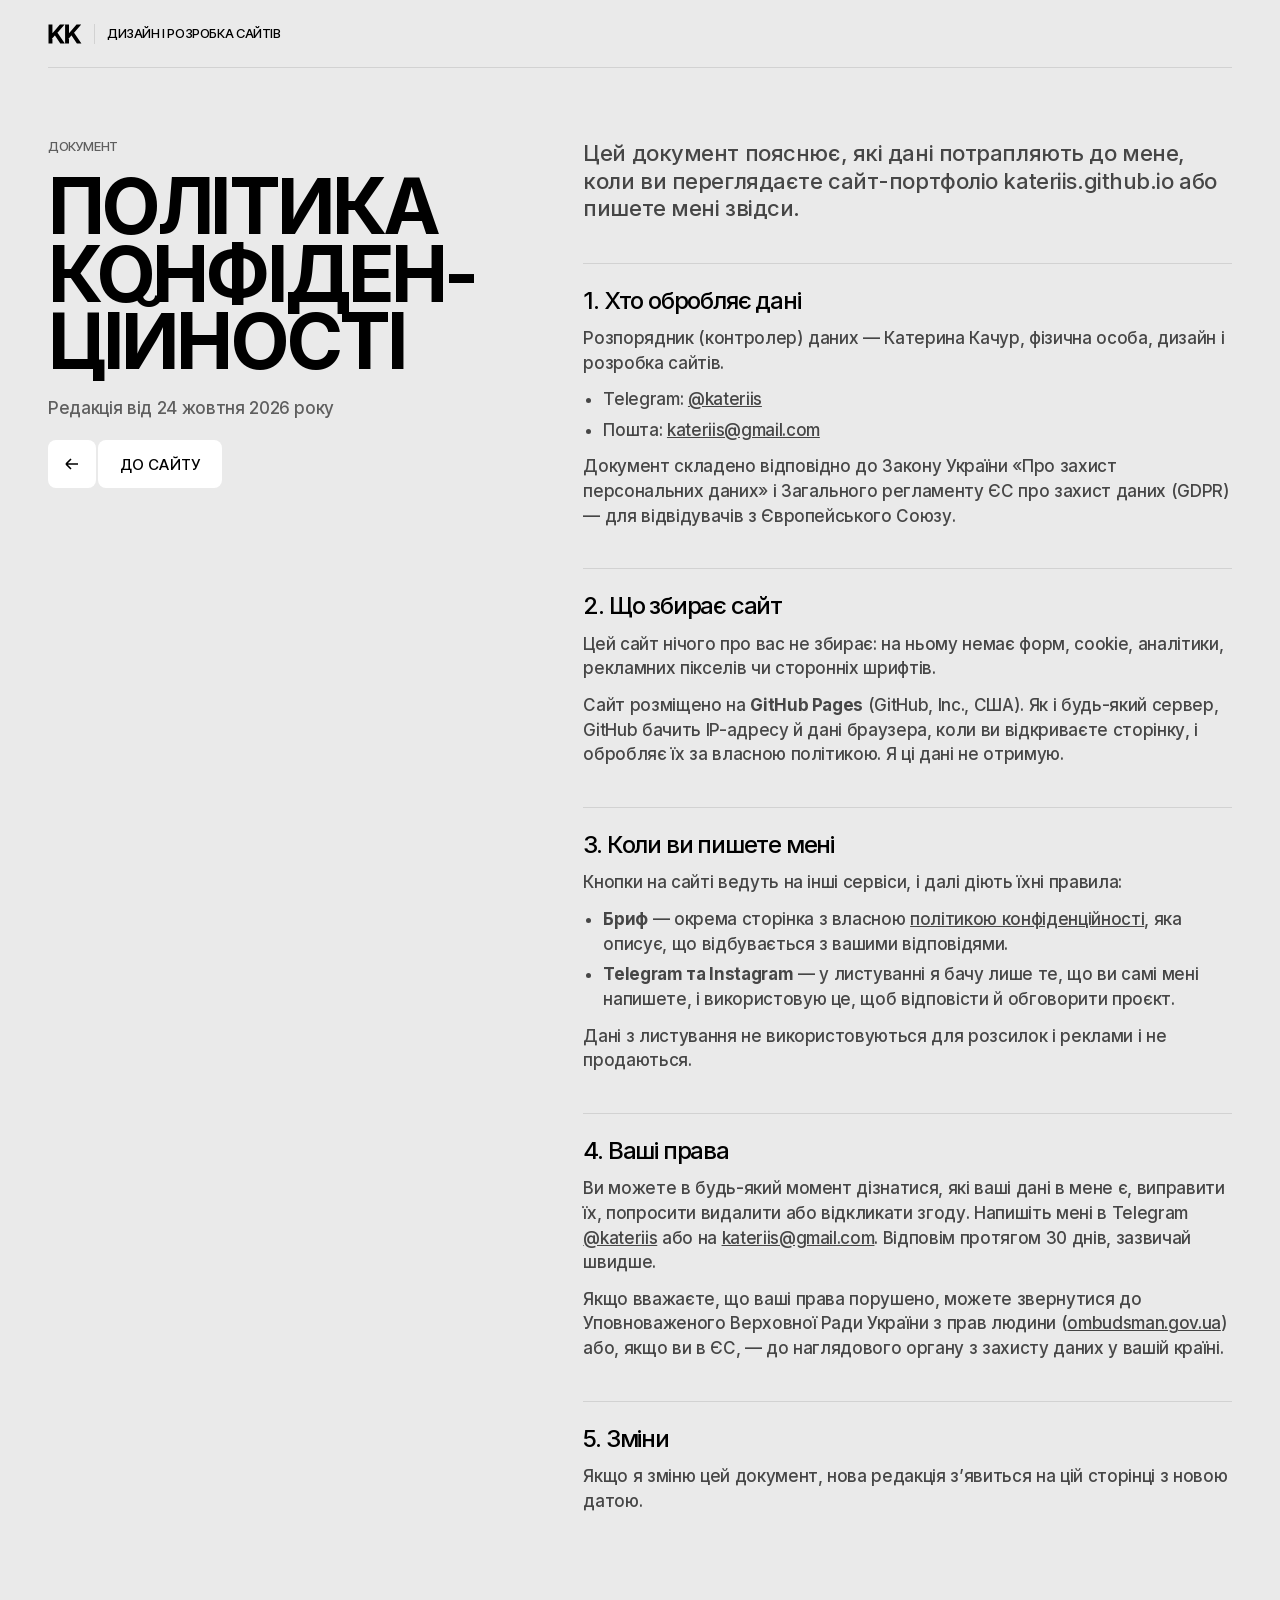
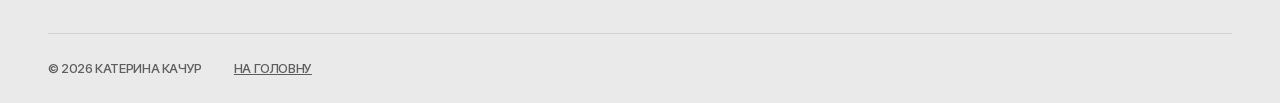
<file: privacy.html>
<!doctype html>
<html lang="uk">
<head>
<meta charset="utf-8">
<meta name="viewport" content="width=device-width, initial-scale=1, viewport-fit=cover">
<title>Політика конфіденційності — Катерина Качур</title>
<meta name="description" content="Як сайт-портфоліо Катерини Качур поводиться з даними відвідувачів.">
<meta name="theme-color" content="#eaeaea">
<link rel="icon" href="favicon.svg" type="image/svg+xml">
<link rel="apple-touch-icon" href="apple-touch-icon.png">
<link rel="canonical" href="https://kateriis.github.io/privacy.html">
<style>
@font-face { font-family: 'Inter'; font-weight: 400 700; font-display: swap; src: url('assets/fonts/Inter-cyrillic.woff2') format('woff2'); unicode-range: U+0301, U+0400-045F, U+0490-0491, U+04B0-04B1, U+2116; }
@font-face { font-family: 'Inter'; font-weight: 400 700; font-display: swap; src: url('assets/fonts/Inter-latin.woff2') format('woff2'); unicode-range: U+0000-00FF, U+0131, U+0152-0153, U+02BB-02BC, U+02C6, U+02DA, U+02DC, U+0304, U+0308, U+0329, U+2000-206F, U+20AC, U+2122, U+2191, U+2193, U+2212, U+2215, U+FEFF, U+FFFD; }
@font-face { font-family: 'Inter'; font-weight: 400 700; font-display: swap; src: url('assets/fonts/Inter-latin-ext.woff2') format('woff2'); unicode-range: U+0100-02BA, U+02BD-02C5, U+02C7-02CC, U+02CE-02D7, U+02DD-02FF, U+1E00-1E9F, U+20A0-20AB, U+20AD-20C4, U+2C60-2C7F, U+A720-A7FF; }
@font-face { font-family: 'Inter Tight'; font-weight: 400 500; font-display: swap; src: url('assets/fonts/InterTight-cyrillic.woff2') format('woff2'); unicode-range: U+0301, U+0400-045F, U+0490-0491, U+04B0-04B1, U+2116; }
@font-face { font-family: 'Inter Tight'; font-weight: 400 500; font-display: swap; src: url('assets/fonts/InterTight-latin.woff2') format('woff2'); unicode-range: U+0000-00FF, U+0131, U+0152-0153, U+02BB-02BC, U+02C6, U+02DA, U+02DC, U+0304, U+0308, U+0329, U+2000-206F, U+20AC, U+2122, U+2191, U+2193, U+2212, U+2215, U+FEFF, U+FFFD; }
:root {
  --bg: #eaeaea; --surface: #ffffff; --surface-2: #f6f6f7; --ink: #000000;
  --ink-70: rgba(0, 0, 0, .7); --ink-50: rgba(0, 0, 0, .6); --line: rgba(0, 0, 0, .1);
  --display: "Inter", system-ui, -apple-system, sans-serif; --tight: "Inter Tight", "Inter", system-ui, sans-serif;
  --r-md: 8px; --ease: cubic-bezier(.2, .7, .2, 1); --gutter: 16px;
  color-scheme: light;
}
@media (min-width: 700px) { :root { --gutter: 32px; } }
@media (min-width: 1024px) { :root { --gutter: 48px; } }
@media (min-width: 1440px) { :root { --gutter: 80px; } }
* { box-sizing: border-box; }
html { -webkit-text-size-adjust: 100%; }
body { margin: 0; background: var(--bg); color: var(--ink); font: 500 16px/1.2 var(--display); letter-spacing: -.05em; -webkit-font-smoothing: antialiased; }
a { color: inherit; }
.page { max-width: 1760px; margin: 0 auto; padding-left: max(var(--gutter), env(safe-area-inset-left, 0px)); padding-right: max(var(--gutter), env(safe-area-inset-right, 0px)); }
.eyebrow { font: 500 13px/1 var(--tight); text-transform: uppercase; letter-spacing: -.03em; }
.topbar { display: flex; align-items: center; gap: 12px; height: 68px; border-bottom: 1px solid var(--line); }
.topbar a { display: flex; align-items: center; gap: 12px; text-decoration: none; }
.topbar svg { height: 20px; width: auto; display: block; }
.topbar .sep { width: 1px; height: 20px; background: var(--line); }
.doc { display: grid; grid-template-columns: minmax(0, 5fr) minmax(0, 7fr); gap: 72px; padding-block: 72px 120px; }
.doc-aside { display: grid; gap: 20px; align-content: start; justify-items: start; position: sticky; top: 24px; align-self: start; }
.doc-aside .eyebrow { color: var(--ink-50); }
h1 { margin: 0; font: 700 clamp(44px, 6vw, 96px)/.88 var(--display); letter-spacing: -.05em; text-transform: uppercase; }
.meta { margin: 0; color: var(--ink-50); }
.btn { display: inline-flex; gap: 2px; height: 48px; text-decoration: none; }
.btn > span { display: inline-flex; align-items: center; border-radius: var(--r-md); background: var(--surface); transition: background .3s var(--ease); }
.btn .arrow { width: 48px; justify-content: center; }
.btn .arrow svg { width: 18px; height: 18px; transition: transform .3s var(--ease); }
.btn .label { padding: 0 22px; font: 500 15px/1 var(--tight); letter-spacing: .02em; text-transform: uppercase; }
.btn:hover > span { background: var(--surface-2); }
.btn:hover .arrow svg { transform: translateX(-3px); }
.btn:focus-visible { outline: 2px solid var(--ink); outline-offset: 3px; border-radius: var(--r-md); }
.body { display: grid; gap: 40px; max-width: 64ch; }
.lead { margin: 0; font-size: 22px; line-height: 1.25; }
section { display: grid; gap: 12px; padding-top: 24px; border-top: 1px solid var(--line); }
h2 { margin: 0; font: 500 24px/1.1 var(--display); letter-spacing: -.05em; }
p, li { color: var(--ink-70); font-size: 17px; line-height: 1.45; letter-spacing: -.02em; }
p { margin: 0; }
ul { margin: 0; padding-left: 20px; display: grid; gap: 6px; }
.footer { display: flex; flex-wrap: wrap; gap: 16px 32px; padding-block: 28px; border-top: 1px solid var(--line); color: var(--ink-50); }
@media (max-width: 899px) {
  .doc { grid-template-columns: 1fr; gap: 40px; padding-block: 48px 80px; }
  .doc-aside { position: static; }
}
</style>
</head>
<body>
<div class="page">
  <header class="topbar">
    <a href="./" aria-label="Катерина Качур, на головну">
      <svg viewBox="71 454 2663 1570" aria-hidden="true"><path fill="currentColor" d="M333.18 1673.02V1291.76Q384.1 1229.98 435.29 1168.89Q486.48 1107.8 537.63 1046.75Q588.78 985.7 640.16 924.38L1007.92 494H1377.14L748.16 1220.06H723.5ZM111.28 1984V494H418.72V905.54V1282.56V1429.42V1984ZM1037.24 1984 591.76 1308.64 776.73 1074.84 1392.26 1984Z M1634.78 1673.02V1291.76Q1685.7 1229.98 1736.89 1168.89Q1788.08 1107.8 1839.23 1046.75Q1890.38 985.7 1941.76 924.38L2309.52 494H2678.74L2049.76 1220.06H2025.1ZM1412.88 1984V494H1720.32V905.54V1282.56V1429.42V1984ZM2338.84 1984 1893.36 1308.64 2078.33 1074.84 2693.86 1984Z"/></svg>
      <span class="sep" aria-hidden="true"></span>
      <span class="eyebrow">Дизайн і розробка сайтів</span>
    </a>
  </header>

  <main class="doc">
    <aside class="doc-aside">
      <span class="eyebrow">Документ</span>
      <h1>Політика конфіден&shy;ційності</h1>
      <p class="meta">Редакція від 24 жовтня 2026 року</p>
      <a class="btn" href="./">
        <span class="arrow" aria-hidden="true"><svg viewBox="0 0 18 18" fill="none" stroke="currentColor" stroke-width="1.6"><path d="M15 9H3m0 0 5-5M3 9l5 5"/></svg></span>
        <span class="label">До сайту</span>
      </a>
    </aside>

    <article class="body">
      <p class="lead">Цей документ пояснює, які дані потрапляють до мене, коли ви переглядаєте сайт-портфоліо kateriis.github.io або пишете мені звідси.</p>

      <section>
        <h2>1. Хто обробляє дані</h2>
        <p>Розпорядник (контролер) даних — Катерина Качур, фізична особа, дизайн і розробка сайтів.</p>
        <ul>
          <li>Telegram: <a href="https://t.me/kateriis" target="_blank" rel="noopener">@kateriis</a></li>
          <li>Пошта: <a href="mailto:kateriis@gmail.com">kateriis@gmail.com</a></li>
        </ul>
        <p>Документ складено відповідно до Закону України «Про захист персональних даних» і Загального регламенту ЄС про захист даних (GDPR) — для відвідувачів з Європейського Союзу.</p>
      </section>

      <section>
        <h2>2. Що збирає сайт</h2>
        <p>Цей сайт нічого про вас не збирає: на ньому немає форм, cookie, аналітики, рекламних пікселів чи сторонніх шрифтів.</p>
        <p>Сайт розміщено на <b>GitHub Pages</b> (GitHub, Inc., США). Як і будь-який сервер, GitHub бачить IP-адресу й дані браузера, коли ви відкриваєте сторінку, і обробляє їх за власною політикою. Я ці дані не отримую.</p>
      </section>

      <section>
        <h2>3. Коли ви пишете мені</h2>
        <p>Кнопки на сайті ведуть на інші сервіси, і далі діють їхні правила:</p>
        <ul>
          <li><b>Бриф</b> — окрема сторінка з власною <a href="https://kateriis.github.io/brief/privacy.html">політикою конфіденційності</a>, яка описує, що відбувається з вашими відповідями.</li>
          <li><b>Telegram та Instagram</b> — у листуванні я бачу лише те, що ви самі мені напишете, і використовую це, щоб відповісти й обговорити проєкт.</li>
        </ul>
        <p>Дані з листування не використовуються для розсилок і реклами і не продаються.</p>
      </section>

      <section>
        <h2>4. Ваші права</h2>
        <p>Ви можете в будь-який момент дізнатися, які ваші дані в мене є, виправити їх, попросити видалити або відкликати згоду. Напишіть мені в Telegram <a href="https://t.me/kateriis" target="_blank" rel="noopener">@kateriis</a> або на <a href="mailto:kateriis@gmail.com">kateriis@gmail.com</a>. Відповім протягом 30 днів, зазвичай швидше.</p>
        <p>Якщо вважаєте, що ваші права порушено, можете звернутися до Уповноваженого Верховної Ради України з прав людини (<a href="https://ombudsman.gov.ua" target="_blank" rel="noopener">ombudsman.gov.ua</a>) або, якщо ви в ЄС, — до наглядового органу з захисту даних у вашій країні.</p>
      </section>

      <section>
        <h2>5. Зміни</h2>
        <p>Якщо я зміню цей документ, нова редакція з’явиться на цій сторінці з новою датою.</p>
      </section>
    </article>
  </main>

  <footer class="footer">
    <span class="eyebrow">© 2026 Катерина Качур</span>
    <a class="eyebrow" href="./">На головну</a>
  </footer>
</div>
</body>
</html>
</file>
<file: assets/site.css>
/* Layout: name across the full width in two lines, the colour photo as a card
   in front of the letters, copy on the left and facts on the right below it.
   Tokens follow Kateryna's brandbook (light only). */
:root {
  --bg: #eaeaea;
  --surface: #ffffff;
  --surface-2: #f6f6f7;
  --ink: #000000;
  --ink-70: rgba(0, 0, 0, .7);
  --ink-50: rgba(0, 0, 0, .6);
  --line: rgba(0, 0, 0, .1);
  --accent: #49010c;
  --on-accent: #ffffff;

  --display: "Inter", system-ui, -apple-system, sans-serif;
  --sans: "Inter", system-ui, -apple-system, sans-serif;
  --tight: "Inter Tight", "Inter", system-ui, sans-serif;

  --r-md: 8px;
  --r-lg: 16px;
  --button-h: 48px;
  --ease: cubic-bezier(.2, .7, .2, 1);
  --gutter: 16px;
  color-scheme: light;
}
@media (min-width: 700px)  { :root { --gutter: 32px; } }
@media (min-width: 1024px) { :root { --gutter: 48px; } }
@media (min-width: 1440px) { :root { --gutter: 80px; } }

* { box-sizing: border-box; }
body {
  margin: 0;
  background: var(--bg);
  color: var(--ink);
  font: 500 16px/1.2 var(--sans);
  letter-spacing: -.05em;
  overflow-x: hidden;
  -webkit-font-smoothing: antialiased;
}
a { color: inherit; text-decoration: none; }
a:focus-visible { outline: 2px solid var(--ink); outline-offset: 3px; border-radius: var(--r-md); }

.page {
  max-width: 1760px;
  margin: 0 auto;
  padding-left: max(var(--gutter), env(safe-area-inset-left, 0px));
  padding-right: max(var(--gutter), env(safe-area-inset-right, 0px));
}

/* ---------- topbar ---------- */
.topbar {
  display: flex; align-items: center; justify-content: space-between; gap: 24px;
  height: 68px;
  border-bottom: 1px solid var(--line);
}
.brand { display: flex; align-items: center; gap: 12px; }
.brand svg { height: 20px; width: auto; display: block; }
.brand .sep { width: 1px; height: 20px; background: var(--line); }
.eyebrow {
  font: 500 13px/1 var(--tight);
  text-transform: uppercase;
  letter-spacing: -.03em;
}
.links { display: flex; gap: 32px; }
.links a { color: var(--ink-70); transition: color .3s var(--ease); }
.links a:hover { color: var(--ink); }

.burger {
  display: none; position: relative; z-index: 31;
  width: var(--button-h); height: var(--button-h); padding: 0; border: 0; cursor: pointer;
  border-radius: var(--r-md); background: var(--surface); color: var(--ink);
}
.burger i { position: absolute; left: 15px; right: 15px; height: 1.6px; background: currentColor; transition: transform .35s var(--ease), top .35s var(--ease); }
.burger i:first-child { top: 19px; } .burger i:last-child { top: 27px; }
.burger[aria-expanded="true"] { background: var(--ink); color: var(--surface); }
.burger[aria-expanded="true"] i:first-child { top: 23px; transform: rotate(45deg); }
.burger[aria-expanded="true"] i:last-child { top: 23px; transform: rotate(-45deg); }
.burger:focus-visible { outline: 2px solid var(--ink); outline-offset: 3px; }
.menu {
  position: fixed; inset: 0; z-index: 30;
  display: grid; grid-template-rows: 1fr auto; gap: 32px;
  padding-top: calc(88px + env(safe-area-inset-top, 0px));
  padding-bottom: calc(32px + env(safe-area-inset-bottom, 0px));
  padding-left: inherit; padding-right: inherit;
  background: var(--bg); overflow-y: auto;
}
.menu[hidden] { display: none; }
.menu-links { display: grid; align-content: start; border-top: 1px solid var(--line); }
.menu-links a {
  display: flex; align-items: baseline; gap: 16px; padding-block: 18px; border-bottom: 1px solid var(--line);
  font: 500 clamp(34px, 9vw, 64px)/.9 var(--display); letter-spacing: -.05em; text-transform: uppercase;
}
.menu-links span { font: 500 13px/1 var(--tight); letter-spacing: -.03em; color: var(--ink-50); min-width: 22px; }
.menu-foot { display: grid; gap: 20px; justify-items: start; }
.menu-tg { color: var(--ink-70); }
@media (prefers-reduced-motion: no-preference) {
  .menu:not([hidden]) .menu-links a { animation: appear .55s var(--ease) both; }
  .menu:not([hidden]) .menu-links a:nth-child(2) { animation-delay: .04s; }
  .menu:not([hidden]) .menu-links a:nth-child(3) { animation-delay: .08s; }
  .menu:not([hidden]) .menu-links a:nth-child(4) { animation-delay: .12s; }
  .menu:not([hidden]) .menu-links a:nth-child(5) { animation-delay: .16s; }
  .menu:not([hidden]) .menu-links a:nth-child(6) { animation-delay: .2s; }
}
body.menu-open { overflow: hidden; }
.topbar {
  position: sticky; top: env(safe-area-inset-top, 0px); z-index: 31;
  background: var(--bg);
}
/* Full-bleed backdrop behind the sticky header (no giant shadows: Safari can paint them over the page). */
.topbar::before { content: ""; position: absolute; top: 0; bottom: 0; left: calc(50% - 50vw); right: calc(50% - 50vw); background: var(--bg); z-index: -1; pointer-events: none; }
html { scroll-padding-top: 1.75rem; }
@media (max-width: 899px) { html { scroll-padding-top: 3.625rem; } }
@media (prefers-reduced-motion: no-preference) { html { scroll-behavior: smooth; } }

/* ---------- language switch ---------- */
.topbar-end { display: flex; align-items: center; gap: 20px; }
.lang { display: flex; align-items: center; gap: 6px; font: 500 13px/1 var(--tight); letter-spacing: -.03em; color: var(--ink-50); }
.lang button { padding: 8px 2px; border: 0; background: none; font: inherit; letter-spacing: inherit; color: inherit; cursor: pointer; transition: color .3s var(--ease); }
.lang button:hover { color: var(--ink); }
.lang button[aria-pressed="true"] { color: var(--ink); text-decoration: underline; text-underline-offset: 4px; text-decoration-thickness: 1.5px; }
.lang button:focus-visible { outline: 2px solid var(--ink); outline-offset: 2px; border-radius: 4px; }

/* ---------- button: label + arrow square, 2px apart ---------- */
.btn { display: inline-flex; gap: 2px; height: var(--button-h); }
.btn > span {
  display: inline-flex; align-items: center;
  border-radius: var(--r-md);
  background: var(--ink); color: var(--surface);
  transition: background .3s var(--ease);
}
.btn .label { padding: 0 22px; font: 500 15px/1 var(--tight); letter-spacing: .02em; text-transform: uppercase; }
.btn .arrow { width: var(--button-h); justify-content: center; }
.btn .arrow svg { width: 18px; height: 18px; transition: transform .3s var(--ease); }
.btn:hover .arrow svg { transform: translateX(3px); }
.btn--ghost > span { background: var(--surface); color: var(--ink); }
.btn--ghost:hover > span { background: var(--surface-2); }
.arrow--diag svg, .contact-arrow svg { transition: transform .4s var(--ease); }
.btn:hover .arrow--diag svg, .btn:active .arrow--diag svg, .btn:focus-visible .arrow--diag svg { transform: rotate(45deg); }

/* ---------- hero ---------- */
.hero { container-type: inline-size; padding-block: 28px 56px; }
.stage { position: relative; }
.name {
  margin: 0;
  font: 700 18.6cqw/.88 var(--display);
  letter-spacing: -.05em;
  text-transform: uppercase;
  pointer-events: none;
}
.name span { display: block; white-space: nowrap; }
.name .l1 { margin-left: -.05em; }
.name .l2 { text-align: right; margin-right: -.02em; }

.photo {
  position: absolute;
  left: 38cqw; top: 6.5cqw;
  width: 24cqw;
  aspect-ratio: 4 / 5;
  max-width: 100%;
  margin: 0;
  z-index: 2;
}
.photo img {
  width: 100%; height: 100%; display: block;
  object-fit: cover;
  border-radius: var(--r-lg);
  background: var(--accent);
}
.photo figcaption {
  position: absolute; left: 12px; top: 12px;
  padding: 8px 12px;
  border-radius: 999px;
  background: var(--surface);
  font-size: 11px;
}

.below {
  display: grid;
  grid-template-columns: minmax(0, 1fr) 24cqw minmax(0, 1fr);
  column-gap: 4cqw;
  margin-top: 40px;
  align-items: end;
}
.copy { display: grid; gap: 24px; justify-items: start; }
.copy .eyebrow { color: var(--ink-50); }
.lead {
  margin: 0;
  font: 500 clamp(24px, 2.3cqw, 34px)/1.12 var(--sans);
  letter-spacing: -.05em;
  max-width: 22ch;
  text-wrap: balance;
}
.lead b { font-weight: 700; color: var(--accent); }
.sub { margin: 0; font-size: 20px; color: var(--ink-70); max-width: 34ch; }

.facts {
  list-style: none; margin: 0; padding: 0;
  display: grid; gap: 8px;
  justify-self: end; width: min(100%, 360px);
}
.fact {
  display: grid; grid-template-columns: auto 1fr; align-items: center; gap: 16px;
  padding: 16px 18px;
  background: var(--surface);
  border-radius: var(--r-md);
}
.fact strong { font: 700 26px/1 var(--display); letter-spacing: -.05em; text-transform: uppercase; white-space: nowrap; }
.fact span { color: var(--ink-50); font-size: 15px; }

/* ---------- portfolio ---------- */
.sr { position: absolute; width: 1px; height: 1px; overflow: hidden; clip: rect(0 0 0 0); white-space: nowrap; }
.work { padding-block: 96px 120px; border-top: 1px solid var(--line); display: grid; gap: 96px; }
.work-head { display: grid; grid-template-columns: minmax(0, 1fr) minmax(0, 1fr); gap: 32px; align-items: end; }
.work-title { display: grid; gap: 20px; }
.work-title .eyebrow { color: var(--ink-50); }
.work-title h2 {
  margin: 0;
  font: 700 clamp(44px, 6.2vw, 112px)/.88 var(--display);
  letter-spacing: -.05em; text-transform: uppercase;
  text-wrap: balance;
}
.work-intro { margin: 0; justify-self: end; max-width: 30ch; font-size: 20px; color: var(--ink-70); }

.case { display: grid; gap: 24px; }
.case-top {
  display: grid; grid-template-columns: auto minmax(0, 1fr) auto; align-items: baseline; gap: 20px;
  padding-top: 20px; border-top: 1px solid var(--line);
}
.case-num { font: 700 26px/1 var(--display); letter-spacing: -.05em; color: var(--ink-50); font-variant-numeric: tabular-nums; }
.case-name { margin: 0; font: 500 clamp(32px, 3.4vw, 56px)/.88 var(--display); letter-spacing: -.05em; text-transform: uppercase; }
.case-meta { margin: 0; color: var(--ink-70); display: flex; flex-wrap: wrap; align-items: center; gap: 10px; justify-content: flex-end; }
.case-meta i { width: 1px; height: 12px; background: var(--line); }

.shots { display: grid; grid-template-columns: 1.6fr .462fr; gap: 8px; }
.shots--single { grid-template-columns: 1fr; }
.shots--single img { aspect-ratio: 16 / 10; object-fit: cover; object-position: top; }
.shots img { width: 100%; height: auto; display: block; border-radius: var(--r-lg); background: var(--surface); }

.compare { position: relative; border-radius: var(--r-lg); overflow: hidden; aspect-ratio: 16 / 10; max-width: 100%; background: var(--surface); }
.compare > img, .compare-before img { position: absolute; inset: 0; width: 100%; height: 100%; object-fit: cover; display: block; }
.compare-before { position: absolute; inset: 0; clip-path: inset(0 calc(100% - var(--pos)) 0 0); }
.compare-before::after { content: ""; position: absolute; top: 0; bottom: 0; left: var(--pos); width: 2px; margin-left: -1px; background: var(--surface); }
.compare-handle {
  position: absolute; top: 50%; left: var(--pos);
  width: var(--button-h); height: var(--button-h); margin: -24px 0 0 -24px;
  display: grid; place-items: center;
  border-radius: var(--r-md); background: var(--surface); color: var(--ink);
  pointer-events: none;
}
.compare-handle svg { width: 18px; height: 18px; }
.compare-tag { position: absolute; top: 16px; padding: 8px 12px; border-radius: 999px; background: var(--surface); font-size: 11px; pointer-events: none; }
.compare-tag.is-before { left: 16px; }
.compare-tag.is-after { right: 16px; }
.compare-range { position: absolute; inset: 0; width: 100%; height: 100%; margin: 0; opacity: 0; cursor: ew-resize; }
.compare:has(.compare-range:focus-visible) .compare-handle { outline: 2px solid var(--ink); outline-offset: 3px; }

.case-info {
  display: grid; grid-template-columns: minmax(0, 1.2fr) minmax(0, 1fr) auto; gap: 32px; align-items: start;
}
.case-text { margin: 0; font-size: 20px; color: var(--ink-70); max-width: 44ch; }
.case-fact { margin: 0; display: grid; grid-template-columns: auto 1fr; gap: 14px; align-items: center; max-width: 24ch; }
.case-fact strong { font: 700 56px/.88 var(--display); letter-spacing: -.05em; }
.case-fact span { color: var(--ink-70); }
.quote { margin: 0; display: grid; gap: 12px; padding: 20px 22px; background: var(--surface); border-radius: var(--r-md); }
.quote p { margin: 0; font-size: 20px; }
.quote cite { font: 500 13px/1 var(--tight); font-style: normal; text-transform: uppercase; letter-spacing: -.03em; color: var(--ink-50); }
.case-status { color: var(--ink-50); white-space: nowrap; padding-top: 6px; }
.case-action { justify-self: end; }

/* ---------- services ---------- */
.services { padding-block: 96px 120px; border-top: 1px solid var(--line); display: grid; gap: 64px; }
.svc-list { border-top: 1px solid var(--line); }
.svc { border-bottom: 1px solid var(--line); }
.svc summary {
  list-style: none; cursor: pointer;
  display: grid; grid-template-columns: 56px minmax(0, 1fr) auto var(--button-h); align-items: center; gap: 24px;
  padding-block: 24px;
}
.svc summary::-webkit-details-marker { display: none; }
.svc summary:focus-visible { outline: 2px solid var(--ink); outline-offset: 4px; border-radius: var(--r-md); }
.svc-num { font: 700 26px/1 var(--display); letter-spacing: -.05em; color: var(--ink-50); font-variant-numeric: tabular-nums; }
.svc-name { font: 500 clamp(28px, 3.4vw, 56px)/.88 var(--display); letter-spacing: -.05em; text-transform: uppercase; }
.svc-price { font: 500 clamp(20px, 2vw, 28px)/1 var(--sans); letter-spacing: -.05em; white-space: nowrap; }
.svc-toggle {
  position: relative; width: var(--button-h); height: var(--button-h);
  border-radius: var(--r-md); background: var(--surface);
  transition: background .3s var(--ease);
}
.svc-toggle::before, .svc-toggle::after {
  content: ""; position: absolute; left: 50%; top: 50%; width: 16px; height: 1.6px; margin: -.8px 0 0 -8px;
  background: var(--ink); transition: transform .3s var(--ease);
}
.svc-toggle::after { transform: rotate(90deg); }
.svc[open] .svc-toggle { background: var(--ink); }
.svc[open] .svc-toggle::before, .svc[open] .svc-toggle::after { background: var(--surface); }
.svc[open] .svc-toggle::after { transform: rotate(0deg); }
.svc summary:hover .svc-toggle { background: var(--surface-2); }
.svc[open] summary:hover .svc-toggle { background: var(--ink); }
.svc-body {
  display: grid; grid-template-columns: 56px minmax(0, 1fr) minmax(0, 1fr); gap: 24px;
  padding-bottom: 32px;
}
.svc-body p { grid-column: 2; margin: 0; font-size: 20px; color: var(--ink-70); max-width: 36ch; }
.svc-body ul { grid-column: 3; margin: 0; padding: 0; list-style: none; display: grid; gap: 8px; }
.svc-body li { padding: 12px 16px; background: var(--surface); border-radius: var(--r-md); }
@media (prefers-reduced-motion: no-preference) {
  .svc[open] .svc-body { animation: appear .55s var(--ease) both; }
}
.svc-foot { display: flex; flex-wrap: wrap; align-items: center; justify-content: space-between; gap: 24px; }
.svc-foot p { margin: 0; font-size: 20px; color: var(--ink-70); max-width: 44ch; }

/* ---------- process: stair of square cards on a grid ---------- */
.process { padding-block: 96px 120px; border-top: 1px solid var(--line); display: grid; gap: 40px; }
.process-term { margin: 0; justify-self: end; display: grid; grid-template-columns: auto minmax(0, 18ch); gap: 16px; align-items: center; }
.process-term strong { font: 700 clamp(40px, 4.4vw, 72px)/.88 var(--display); letter-spacing: -.05em; white-space: nowrap; }
.process-term span { font-size: 20px; color: var(--ink-70); }
.st-hint { margin: 0; display: inline-flex; align-items: center; gap: 10px; justify-self: start; color: var(--ink-50); font: 500 13px/1 var(--tight); text-transform: uppercase; letter-spacing: -.03em; }
.stairs {
  --cols: 4;
  list-style: none; margin: 0; padding: 0;
  display: grid; grid-template-columns: repeat(var(--cols), minmax(0, 1fr)); grid-auto-rows: auto;
  border-top: 1px solid var(--line); border-left: 1px solid var(--line);
  background-image:
    linear-gradient(to right, var(--line) 1px, transparent 1px),
    linear-gradient(to bottom, var(--line) 1px, transparent 1px);
  background-size: calc(100% / var(--cols)) calc(100% / 3);
  background-position: -1px -1px;
}
.st { min-width: 0; aspect-ratio: 4 / 3; padding: 8px; }
.st--1 { grid-column: 1; grid-row: 1; } .st--2 { grid-column: 2; grid-row: 1; }
.st--3 { grid-column: 2; grid-row: 2; } .st--4 { grid-column: 3; grid-row: 2; }
.st--5 { grid-column: 3; grid-row: 3; } .st--6 { grid-column: 4; grid-row: 3; }
.st-card {
  position: relative; width: 100%; height: 100%;
  display: grid; grid-template-rows: auto 1fr auto; align-items: start; text-align: left;
  padding: 20px; border: 0; border-radius: var(--r-lg);
  background: var(--surface); color: var(--ink);
  font: inherit; letter-spacing: inherit; cursor: pointer;
  transition: background .35s var(--ease), color .35s var(--ease);
}
.st-card:focus-visible { outline: 2px solid var(--ink); outline-offset: 3px; }
.st-num { font: 500 13px/1 var(--tight); letter-spacing: -.03em; color: var(--ink-50); font-variant-numeric: tabular-nums; }
.st-title { align-self: start; margin-top: 14px; font: 500 clamp(26px, 2.9vw, 48px)/.9 var(--display); letter-spacing: -.05em; text-transform: uppercase; }
.st-text { display: none; align-self: end; font-size: 14px; line-height: 1.3; max-width: 34ch; }
.st-plus {
  position: relative; justify-self: end; align-self: end;
  width: 40px; height: 40px; border-radius: var(--r-md); background: var(--bg);
  transition: background .3s var(--ease), transform .35s var(--ease);
}
.st-plus::before, .st-plus::after {
  content: ""; position: absolute; left: 50%; top: 50%; width: 14px; height: 1.6px; margin: -.8px 0 0 -7px; background: var(--ink);
  transition: transform .35s var(--ease);
}
.st-plus::after { transform: rotate(90deg); }
.st-card .st-plus { position: absolute; right: 16px; bottom: 16px; }
.st-plus--mini { width: 24px; height: 24px; border-radius: 6px; background: var(--surface); }
.st-plus--mini::before, .st-plus--mini::after { width: 10px; margin-left: -5px; }
.st-card:hover .st-plus { background: var(--surface-2); }
.st-card[aria-expanded="true"] { background: var(--ink); color: var(--surface); }
.st-card[aria-expanded="true"] .st-num { color: rgba(255, 255, 255, .6); }
.st-card[aria-expanded="true"] .st-title { font-size: clamp(22px, 1.8vw, 30px); }
.st-card[aria-expanded="true"] .st-text { display: block; color: rgba(255, 255, 255, .8); }
.st-card[aria-expanded="true"] .st-plus { bottom: auto; top: 16px; }
.st-card[aria-expanded="true"] .st-plus { background: rgba(255, 255, 255, .14); }
.st-card[aria-expanded="true"] .st-plus::before { transform: rotate(45deg); }
.st-card[aria-expanded="true"] .st-plus::after { transform: rotate(-45deg); }
.st-card[aria-expanded="true"] .st-plus::before, .st-card[aria-expanded="true"] .st-plus::after { background: var(--surface); }

/* ---------- about ---------- */
.about {
  padding-block: 96px 120px; border-top: 1px solid var(--line);
  display: grid; grid-template-columns: minmax(0, 5fr) minmax(0, 7fr); gap: 72px; align-items: start;
}
.about-photo { margin: 0; display: grid; gap: 14px; position: sticky; top: 24px; }
.about-photo img { width: 100%; height: auto; aspect-ratio: 4 / 5; object-fit: cover; display: block; border-radius: var(--r-lg); background: var(--accent); }
.about-photo figcaption { display: flex; justify-content: space-between; gap: 12px; padding-top: 14px; border-top: 1px solid var(--line); }
.about-role { color: var(--ink-50); }
.about-body { display: grid; gap: 40px; min-width: 0; }
.about-eyebrow { color: var(--ink-50); }
.about-lead { margin: -16px 0 0; font: 500 clamp(32px, 3.6vw, 60px)/1 var(--sans); letter-spacing: -.05em; text-wrap: balance; max-width: 18ch; }
.about-text { display: grid; gap: 16px; max-width: 52ch; }
.about-text p { margin: 0; font-size: 20px; color: var(--ink-70); }
.about-facts { margin: 0; display: grid; grid-template-columns: repeat(2, minmax(0, 1fr)); gap: 8px; }
.about-facts div { display: grid; gap: 10px; padding: 20px; background: var(--surface); border-radius: var(--r-md); }
.about-facts dt { font: 700 clamp(36px, 3.4vw, 56px)/.88 var(--display); letter-spacing: -.05em; }
.about-facts dd { margin: 0; color: var(--ink-70); }
.about-skills { display: grid; grid-template-columns: repeat(2, minmax(0, 1fr)); gap: 32px; }
.skill-group { display: grid; gap: 14px; align-content: start; }
.skill-group .eyebrow { color: var(--ink-50); }
.skill-group ul { list-style: none; margin: 0; padding: 0; display: flex; flex-wrap: wrap; gap: 8px; }
.skill-group li { padding: 10px 14px; border-radius: var(--r-md); border: 1px solid var(--line); font-size: 15px; }

/* ---------- faq ---------- */
.faq {
  padding-block: 96px 120px; border-top: 1px solid var(--line);
  display: grid; grid-template-columns: minmax(0, 5fr) minmax(0, 7fr); gap: 72px; align-items: start;
}
.faq-side { display: grid; gap: 40px; position: sticky; top: 24px; }
.faq-ask { display: grid; gap: 12px; justify-items: start; padding: 24px; background: var(--surface); border-radius: var(--r-lg); max-width: 420px; }
.faq-ask p { margin: 0; color: var(--ink-70); }
.faq-ask .faq-ask-title { color: var(--ink); font: 500 26px/1.1 var(--sans); letter-spacing: -.05em; }
.faq-ask .btn { margin-top: 8px; }
.faq-list { border-top: 1px solid var(--line); min-width: 0; }
.faq-item { border-bottom: 1px solid var(--line); }
.faq-item summary {
  list-style: none; cursor: pointer;
  display: grid; grid-template-columns: minmax(0, 1fr) var(--button-h); align-items: center; gap: 24px;
  padding-block: 22px;
}
.faq-item summary::-webkit-details-marker { display: none; }
.faq-item summary:focus-visible { outline: 2px solid var(--ink); outline-offset: 4px; border-radius: var(--r-md); }
.faq-q { font: 500 clamp(20px, 1.8vw, 28px)/1.15 var(--sans); letter-spacing: -.05em; }
.faq-a { margin: 0; padding: 0 72px 28px 0; font-size: 18px; line-height: 1.35; color: var(--ink-70); max-width: 60ch; }
.faq-item[open] .svc-toggle { background: var(--ink); }
.faq-item[open] .svc-toggle::before, .faq-item[open] .svc-toggle::after { background: var(--surface); }
.faq-item[open] .svc-toggle::after { transform: rotate(0deg); }
.faq-item summary:hover .svc-toggle { background: var(--surface-2); }
.faq-item[open] summary:hover .svc-toggle { background: var(--ink); }
@media (prefers-reduced-motion: no-preference) {
  .faq-item[open] .faq-a { animation: appear .55s var(--ease) both; }
}

/* ---------- contact + footer ---------- */
.contact { container-type: inline-size; padding-block: 96px 120px; border-top: 1px solid var(--line); display: grid; grid-template-columns: minmax(0, 1fr); gap: 48px; }
.contact-title {
  margin: 0; white-space: nowrap;
  font: 700 13.2cqw/.82 var(--display); letter-spacing: -.06em; text-transform: uppercase;
  margin-left: -.04em;
}
html[lang="en"] .contact-title { font-size: 12cqw; }
.contact-body { display: grid; grid-template-columns: minmax(0, 5fr) minmax(0, 7fr); gap: 32px 72px; align-items: start; }
.contact-text { margin: 0; font: 500 clamp(1.25rem, 1.6vw, 1.5rem)/1.2 var(--sans); letter-spacing: -.05em; max-width: 22ch; }
.contact-actions { grid-column: 1; }
.contact-links { grid-column: 2; grid-row: 1 / span 2; list-style: none; margin: 0; padding: 0; border-top: 1px solid var(--line); }
.contact-links a {
  display: grid; grid-template-columns: 120px minmax(0, 1fr) var(--button-h); align-items: center; gap: 16px;
  padding-block: 20px; border-bottom: 1px solid var(--line);
}
.contact-links .eyebrow { color: var(--ink-50); }
.contact-handle { font: 500 clamp(1.5rem, 2.2vw, 2.25rem)/1 var(--display); letter-spacing: -.05em; }
.contact-arrow {
  width: var(--button-h); height: var(--button-h); display: grid; place-items: center;
  border-radius: var(--r-md); background: var(--surface); transition: background .3s var(--ease);
}
.contact-arrow svg { width: 18px; height: 18px; }
.contact-links a:hover .contact-arrow { background: var(--ink); color: var(--surface); }
.contact-links a:hover .contact-arrow svg, .contact-links a:active .contact-arrow svg, .contact-links a:focus-visible .contact-arrow svg { transform: rotate(45deg); }
.contact-links a:focus-visible { outline: 2px solid var(--ink); outline-offset: 4px; border-radius: var(--r-md); }
.footer {
  display: flex; flex-wrap: wrap; align-items: center; gap: 16px 32px;
  padding-block: 28px calc(28px + env(safe-area-inset-bottom, 0px)); border-top: 1px solid var(--line);
}
.footer .brand svg { height: 20px; width: auto; display: block; }
.footer-copy { color: var(--ink-50); }
.footer-link { color: var(--ink-70); transition: color .3s var(--ease); }
.footer-link:hover { color: var(--ink); }
.footer-top { margin-left: auto; }

/* ---------- intro: loader bar on top, name rises from the bottom, then moves into the hero ---------- */
.loader { display: none; }
html.kk-intro .loader {
  position: fixed; z-index: 100; top: 0; left: 0; right: 0; display: flex; align-items: center; gap: 16px;
  padding: calc(24px + env(safe-area-inset-top, 0px)) max(var(--gutter), env(safe-area-inset-right, 0px)) 0 max(var(--gutter), env(safe-area-inset-left, 0px));
  transition: opacity .5s var(--ease);
}
.loader-bars { flex: 1; display: grid; grid-auto-flow: column; grid-auto-columns: 1fr; gap: 3px; height: 22px; }
.loader-bars i { background: var(--line); border-radius: 1px; transition: background .2s linear; }
.loader-bars i.on { background: var(--ink); }
.loader-num { min-width: 4ch; text-align: right; font: 500 13px/1 var(--tight); letter-spacing: -.03em; font-variant-numeric: tabular-nums; }
html.kk-intro.kk-out .loader { opacity: 0; }
html.kk-intro body { overflow: hidden; }
html.kk-intro .topbar, html.kk-intro .photo, html.kk-intro .copy, html.kk-intro .facts { opacity: 0; }
html.kk-intro .topbar, html.kk-intro .photo, html.kk-intro .copy, html.kk-intro .facts, html.kk-intro .hero ~ * { visibility: hidden; }
html.kk-intro .in:not(.name span), html.kk-intro .photo img { animation-play-state: paused; }
html.kk-intro .name { transform: translateY(var(--intro-y, 0px)); }
html.kk-intro.kk-out .name { transform: none; transition: transform 1s cubic-bezier(.65, 0, .35, 1); }
.topbar { transition: opacity .6s var(--ease); }

/* ---------- motion layer (html.anim is set only when motion is allowed) ---------- */
@keyframes photoIn { from { opacity: 0; filter: blur(22px); transform: scale(1.07); } }
html.anim .photo img { animation: photoIn 1.5s var(--ease) .15s both; }
html.anim .name span, html.anim .photo { will-change: translate; }

html.anim .split .w { display: inline-block; white-space: nowrap; }
html.anim .split .ch { display: inline-block; opacity: 0; filter: blur(14px); transform: translateY(.06em); transition: opacity .8s var(--ease), filter .9s var(--ease), transform .9s var(--ease); transition-delay: calc(var(--i) * 45ms); }
html.anim .split.is-in .ch { opacity: 1; filter: blur(0); transform: none; }

html.anim .stairs .st { opacity: 0; transform: translate(-12px, 28px); transition: opacity .6s var(--ease), transform .9s var(--ease); transition-delay: calc(var(--i) * 110ms); }
html.anim .stairs.is-in .st { opacity: 1; transform: none; }

html.anim .scrub-w { color: rgba(0, 0, 0, .22); transition: color .25s linear; }
html.anim .scrub-w.on { color: var(--ink); }

/* ---------- motion (brandbook: fade + 14px, .55s, off for reduced motion) ---------- */
@media (prefers-reduced-motion: no-preference) {
  .in { animation: appear .55s var(--ease) both; }
  .d1 { animation-delay: .08s; } .d2 { animation-delay: .16s; }
  .d3 { animation-delay: .28s; } .d4 { animation-delay: .38s; }
}
@keyframes appear { from { opacity: 0; transform: translateY(14px); } }

/* ---------- tablet / phone ---------- */
@media (max-width: 899px) {
  .links { display: none; }
  .topbar-cta { display: none; }
  .burger { display: block; }
  .photo {
    position: relative; left: auto; top: auto;
    width: 100%; aspect-ratio: 1 / 1;
    margin-top: -4cqw;
  }
  .photo img { object-position: 50% 62%; }
  .below { grid-template-columns: 1fr; row-gap: 32px; margin-top: 32px; }
  .below .spacer { display: none; }
  .facts { justify-self: stretch; width: 100%; }
  .work { padding-block: 64px 80px; gap: 64px; }
  .work-head { grid-template-columns: 1fr; }
  .work-intro { justify-self: start; }
  .case-top { grid-template-columns: auto minmax(0, 1fr); }
  .case-meta { grid-column: 1 / -1; justify-content: flex-start; }
  .case-info { grid-template-columns: 1fr; gap: 20px; }
  .case-action { justify-self: start; }
  .services { padding-block: 64px 80px; gap: 40px; }
  .svc summary { grid-template-columns: minmax(0, 1fr) var(--button-h); gap: 12px 16px; }
  .svc-num { grid-column: 1; grid-row: 1; font-size: 18px; }
  .svc-toggle { grid-column: 2; grid-row: 1; }
  .svc-name { grid-column: 1 / -1; font-size: min(8vw, 44px); }
  .svc-price { grid-column: 1 / -1; }
  .svc-body { grid-template-columns: 1fr; }
  .svc-body p, .svc-body ul { grid-column: 1; }
  .process { padding-block: 64px 80px; gap: 40px; }
  .process-term { justify-self: start; }
  .about { grid-template-columns: 1fr; gap: 40px; padding-block: 64px 80px; }
  .about-photo { position: static; }
  .about-facts, .about-skills { grid-template-columns: 1fr; }
  .faq { grid-template-columns: 1fr; gap: 40px; padding-block: 64px 80px; }
  .faq-side { position: static; }
  .faq-a { padding-right: 0; }
  .contact { padding-block: 64px 80px; gap: 32px; }
  .contact-body { grid-template-columns: 1fr; }
  .contact-links { grid-column: 1; grid-row: auto; }
  .contact-links a { grid-template-columns: 88px minmax(0, 1fr) var(--button-h); }
  .contact-actions .btn { width: 100%; }
  .contact-actions .btn .label { flex: 1; justify-content: center; }
  .stairs { --cols: 1; border: 0; background: none; gap: 8px; }
  .st { grid-column: auto !important; grid-row: auto !important; aspect-ratio: auto; padding: 0; }
  .st-card { min-height: 190px; }
  .st-card[aria-expanded="true"] .st-text { margin-top: 28px; }
}
@media (min-width: 900px) and (max-width: 1199px) {
  .stairs { --cols: 3; border: 0; background: none; gap: 8px; }
  .st { grid-column: auto !important; grid-row: auto !important; aspect-ratio: auto; padding: 0; }
  .st-card { min-height: 200px; }
}
@media (max-width: 560px) {
  .brand .eyebrow { font-size: 11px; }
  .copy .btn { width: 100%; }
  .copy .btn .label { flex: 1; justify-content: center; }
  .shots { grid-template-columns: 1fr; }
  .shots .shot-mobile { width: 56%; justify-self: center; }
  .compare-tag { top: 10px; }
  .compare-tag.is-before { left: 10px; } .compare-tag.is-after { right: 10px; }
}
</file>
